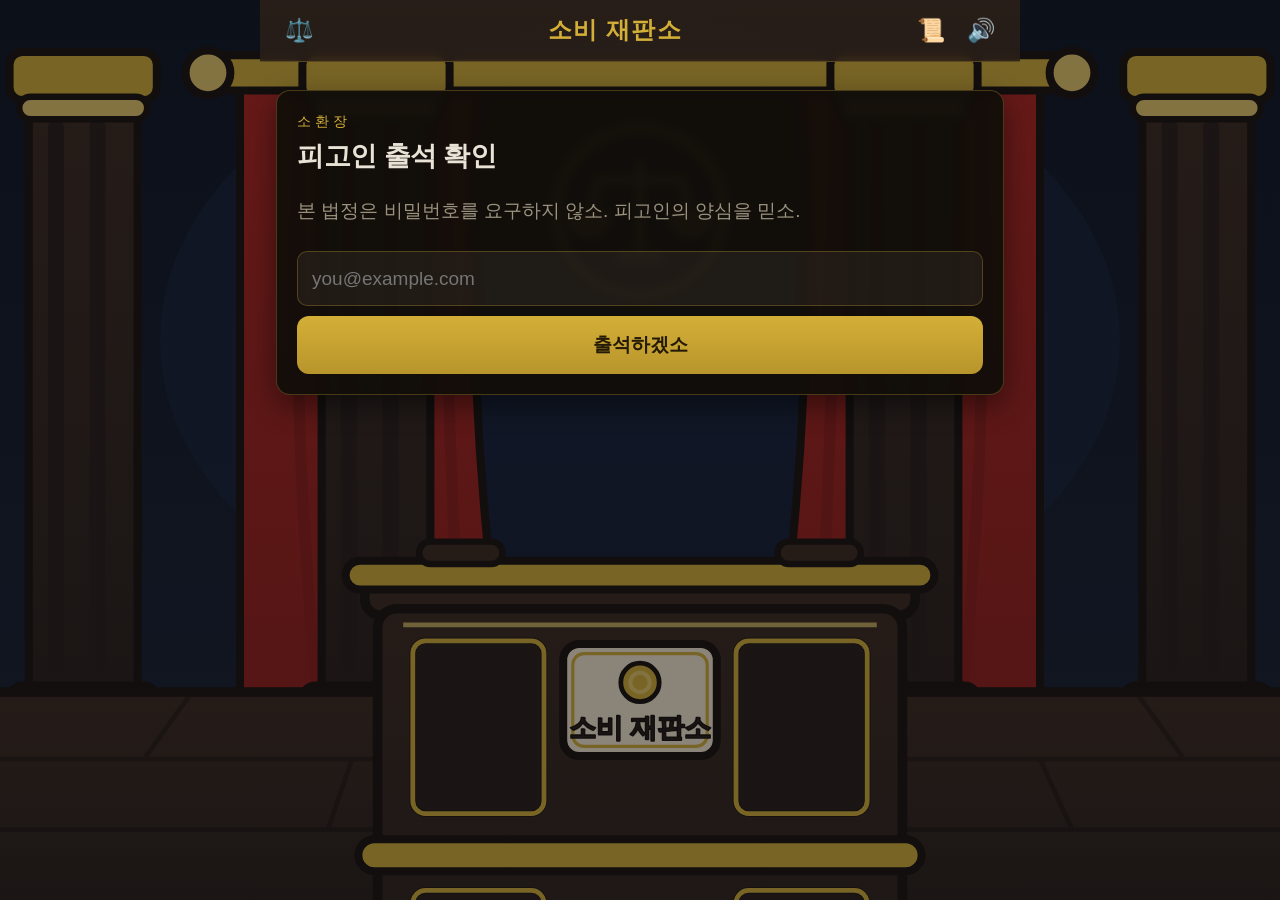
<file: static/index.html>
<!doctype html>
<html lang="ko">
<head>
  <meta charset="utf-8" />
  <meta name="viewport" content="width=device-width, initial-scale=1, viewport-fit=cover" />
  <title>소비 재판소</title>
  <link rel="icon" href="/static/favicon.svg" type="image/svg+xml" />
  <link rel="icon" href="/static/favicon.png" sizes="32x32" type="image/png" />
  <link rel="apple-touch-icon" href="/static/apple-touch-icon.png" />
  <link rel="stylesheet" href="/static/style.css" />
</head>
<body>
  <!-- 헤더 문패 -->
  <header class="topbar">
    <button class="icon-btn" id="btn-home" title="처음으로" aria-label="처음으로">⚖️</button>
    <h1 class="brand">소비 재판소</h1>
    <div class="topbar-right">
      <button class="icon-btn" id="btn-records" title="전과 기록" aria-label="전과 기록">📜</button>
      <button class="icon-btn" id="btn-mute" title="음소거" aria-label="음소거" aria-pressed="false">🔊</button>
    </div>
  </header>

  <main class="stage">
    <!-- 1. 소환장 -->
    <section class="screen" data-screen="summon" hidden>
      <div class="card summons">
        <p class="eyebrow">소환장</p>
        <h2 class="serif">피고인 출석 확인</h2>
        <p class="muted">본 법정은 비밀번호를 요구하지 않소. 피고인의 양심을 믿소.</p>
        <form id="summon-form" autocomplete="off">
          <input type="email" id="summon-email" placeholder="you@example.com" inputmode="email" required />
          <button type="submit" class="btn-primary">출석하겠소</button>
        </form>
      </div>
    </section>

    <!-- 2. 기소 -->
    <section class="screen" data-screen="intake" hidden>
      <div class="card">
        <p class="eyebrow">기소</p>
        <h2 class="serif">증거를 제출하시오</h2>
        <p class="muted">결제내역 캡처·영수증·가격이 보이는 제품 사진 중 한 장.</p>

        <label class="upload-drop" id="upload-drop">
          <input type="file" id="intake-file" accept="image/*" hidden />
          <span class="upload-icon">📷</span>
          <span class="upload-text">증거를 제출하시오</span>
          <span class="muted small">사진 한 장 (자동으로 크기를 줄여 올리오)</span>
        </label>
        <img class="upload-preview" id="upload-preview" alt="증거 미리보기" hidden />
        <button type="button" class="btn-remove" id="btn-remove-photo" hidden>✕ 사진 제거</button>

        <p class="muted small notice" id="intake-notice" hidden></p>

        <button class="btn-primary" id="btn-submit-evidence" disabled>증거 제출</button>
        <button class="btn-ghost" id="btn-manual-entry">자수하겠소 (직접 입력)</button>
      </div>
    </section>

    <!-- 3. 조서 확인 -->
    <section class="screen" data-screen="dossier" hidden>
      <article class="paper dossier-paper">
        <p class="eyebrow dark">사건 조서</p>
        <h2 class="serif">이 물건이 맞소?</h2>

        <!-- 증거물 썸네일 (모바일 상단) -->
        <div class="dossier-evidence">
          <img id="dossier-thumb" alt="증거물" hidden />
          <div class="accuse-stamp" id="accuse-stamp" hidden></div>
          <div id="dossier-thumb-emoji" class="thumb-emoji" hidden></div>
        </div>

        <!-- 결제내역 여러 건일 때 선택 UI -->
        <div id="candidate-picker" hidden></div>

        <form id="dossier-form" class="dossier-form">
          <label>품목명<input type="text" id="d-itemName" maxlength="15" /></label>
          <label>금액(원)
            <input type="text" id="d-price" inputmode="numeric" autocomplete="off" />
          </label>
          <label>산 날 (선택)<input type="date" id="d-boughtAt" /></label>
          <label>가맹점<input type="text" id="d-merchant" maxlength="40" /></label>
          <label>분류
            <select id="d-category"></select>
          </label>
          <label>사용 현황
            <select id="d-usage">
              <option value="often">잘 쓰고 있습니다</option>
              <option value="rare">가끔 씁니다</option>
              <option value="unopened">산 뒤로 손도 안 댔습니다</option>
              <option value="">모르겠소</option>
            </select>
          </label>
          <label>한 줄 사연 (선택)<input type="text" id="d-story" maxlength="60" placeholder="예: 할인해서" /></label>
        </form>
      </article>
      <button class="btn-primary" id="btn-open-trial">기소를 확정하오</button>
      <button class="btn-ghost" id="btn-retry-intake">증거를 다시 제출하겠소</button>
    </section>

    <!-- 4. 법정(심문) -->
    <section class="screen" data-screen="courtroom" hidden>
      <div class="courtroom-top">
        <img class="judge" id="judge-img" src="/static/assets/judge.svg" alt="판사" />
        <figure class="evidence-frame">
          <img id="evidence-img" alt="증거물 제1호" />
          <figcaption>증거물 제1호</figcaption>
        </figure>
      </div>

      <!-- 심증 게이지 -->
      <div class="gauge-wrap">
        <div class="gauge-track"><div class="gauge-fill" id="gauge-fill" style="width:15%"></div></div>
        <p class="gauge-label" id="gauge-label">심증이 굳어가고 있소…</p>
        <p class="gauge-suspect muted small" id="gauge-suspect" hidden></p>
      </div>

      <div class="card question-card">
        <!-- 판사 말풍선 -->
        <p class="judge-bubble serif" id="judge-bubble"></p>

        <!-- 개정 선언 후 시작 버튼 -->
        <button class="btn-primary" id="btn-begin-trial" hidden>심문을 받겠소</button>

        <!-- 질문 진행 영역 -->
        <div id="question-area" hidden>
          <div class="choices" id="choice-list"></div>
          <p class="reaction muted small" id="judge-reaction" hidden></p>
          <p class="progress muted small" id="trial-progress"></p>
        </div>
      </div>
    </section>

    <!-- 4b. 최후 변론 -->
    <section class="screen" data-screen="plea" hidden>
      <div class="card">
        <p class="eyebrow">최후 변론</p>
        <h2 class="serif">피고인, 할 말이 있소?</h2>
        <p class="muted small">정상참작을 원하면 사정을 적으시오. 판결문에 인용되오.</p>
        <textarea id="plea-text" maxlength="200" rows="4" placeholder="예: 월급날이었단 말입니다"></textarea>
        <p class="counter muted small"><span id="plea-count">0</span> / 200</p>
        <button class="btn-primary" id="btn-plea-done">변론을 마치오</button>
        <button class="btn-ghost" id="btn-plea-skip">할 말 없소</button>
      </div>
    </section>

    <!-- 5. 판결 -->
    <section class="screen" data-screen="verdict" hidden>
      <button class="btn-skip" id="btn-skip-verdict" hidden>연출 건너뛰기 »</button>

      <!-- ① 의사봉 쿵쿵쿵 → ② 도장 쾅 -->
      <div class="verdict-stage">
        <img class="gavel-knock" id="verdict-gavel" src="/static/assets/gavel.svg" alt="" hidden />
        <img class="stamp" id="verdict-stamp" alt="판결 도장" hidden />
        <p class="verdict-label serif" id="verdict-label" hidden></p>
      </div>

      <!-- ③ 유형 카드 (판결문보다 먼저) (axisCode 표기 제거, 한글명 한 줄) -->
      <div class="type-card reveal" id="type-card" hidden>
        <div class="type-frame">
          <div class="type-emoji" id="type-emoji"></div>
          <img class="type-img" id="type-img" alt="" hidden />
          <div class="type-name serif" id="type-name"></div>
        </div>
        <p class="muted small type-source">유형 분류: 소비 MBTI 16 (MPiA · blog.naver.com/ezpbill)</p>
      </div>

      <!-- ④ 판결문 양피지 — 라벨 섹션 조립 -->
      <article class="paper verdict-doc reveal" id="verdict-paper" hidden>
        <h2 class="serif">판결문</h2>

        <section class="vsec">
          <p class="vlabel">피고인</p>
          <p class="vval" id="v-defendant"></p>
        </section>

        <section class="vsec vsec-crime">
          <p class="vlabel">죄명</p>
          <p class="vval crime-headline serif" id="v-crime"></p>
        </section>

        <section class="vsec">
          <p class="vlabel">주요 증거</p>
          <ul class="vval evidence-list" id="v-evidence"></ul>
        </section>

        <section class="vsec">
          <p class="vlabel">재판부 판단</p>
          <p class="vval" id="v-reasoning"></p>
        </section>

        <section class="vsec">
          <p class="vlabel">최종 판결</p>
          <p class="vval"><strong class="guilt-emph" id="v-guilt"></strong> — <span id="v-sentence"></span></p>
        </section>

        <section class="vsec">
          <p class="vlabel">최종 소비 유형</p>
          <p class="vval" id="v-typename"></p>
        </section>
      </article>

      <!-- ⑤ 회당 단가 딱지 (있을 때만) -->
      <div class="cost-strip reveal" id="cost-strip" hidden>
        <span class="cost-tag" id="cost-tag"></span>
      </div>

      <div class="verdict-actions reveal" id="verdict-actions" hidden>
        <button class="btn-primary" id="btn-to-records">전과 기록 보기</button>
        <button class="btn-ghost" id="btn-new-trial">다른 건도 자수하겠소</button>
      </div>
    </section>

    <!-- 6. 전과 기록 -->
    <section class="screen" data-screen="records" hidden>
      <div class="card">
        <p class="eyebrow">전과 기록</p>
        <h2 class="serif">피고인의 소비 이력</h2>
        <p class="muted small records-summary" id="records-summary"></p>
        <ul class="record-list" id="record-list"></ul>
        <div class="records-empty-box" id="records-empty" hidden>
          <p class="muted">전과가 없소. 아직은.</p>
          <button class="btn-primary" id="btn-records-empty-go">자수하러 가기</button>
        </div>
      </div>
      <button class="btn-ghost" id="btn-records-new">새 재판을 여시오</button>
      <button class="btn-ghost" id="btn-logout">퇴정하겠소</button>
    </section>
  </main>

  <!-- 전과 상세 모달 -->
  <div class="modal" id="record-modal" hidden>
    <div class="modal-backdrop" id="modal-backdrop"></div>
    <div class="modal-sheet" role="dialog" aria-modal="true">
      <button class="modal-close" id="modal-close" aria-label="닫기">✕</button>
      <div class="modal-stamp-row">
        <img class="modal-stamp" id="modal-stamp" alt="" />
        <div>
          <div class="modal-item serif" id="modal-item"></div>
          <div class="muted small" id="modal-meta"></div>
        </div>
      </div>
      <div class="type-frame modal-type-frame">
        <div class="type-emoji" id="modal-type-emoji"></div>
        <img class="type-img" id="modal-type-img" alt="" hidden />
        <div class="type-name serif" id="modal-type-name"></div>
      </div>
      <div class="modal-type" id="modal-type" hidden></div>
      <article class="paper modal-paper"><div id="modal-verdict-text"></div></article>
      <div class="sentence-box"><p class="sentence-text" id="modal-sentence"></p></div>
      <p class="modal-plea muted small" id="modal-plea" hidden></p>

      <!-- 심문 기록 (접이식) -->
      <details class="interrogation" id="modal-interrogation" hidden>
        <summary id="modal-interrogation-summary">심문 기록</summary>
        <ol class="qa-list" id="modal-qa-list"></ol>
      </details>
    </div>
  </div>

  <!-- 로딩 오버레이 -->
  <div class="overlay" id="overlay" hidden>
    <div class="overlay-inner">
      <img class="gavel-spin" src="/static/assets/gavel.svg" alt="" />
      <p id="overlay-text">잠시 기다리시오…</p>
    </div>
  </div>

  <!-- 토스트 -->
  <div class="toast" id="toast" role="alert" hidden></div>

  <script src="/static/app.js"></script>
</body>
</html>
</file>
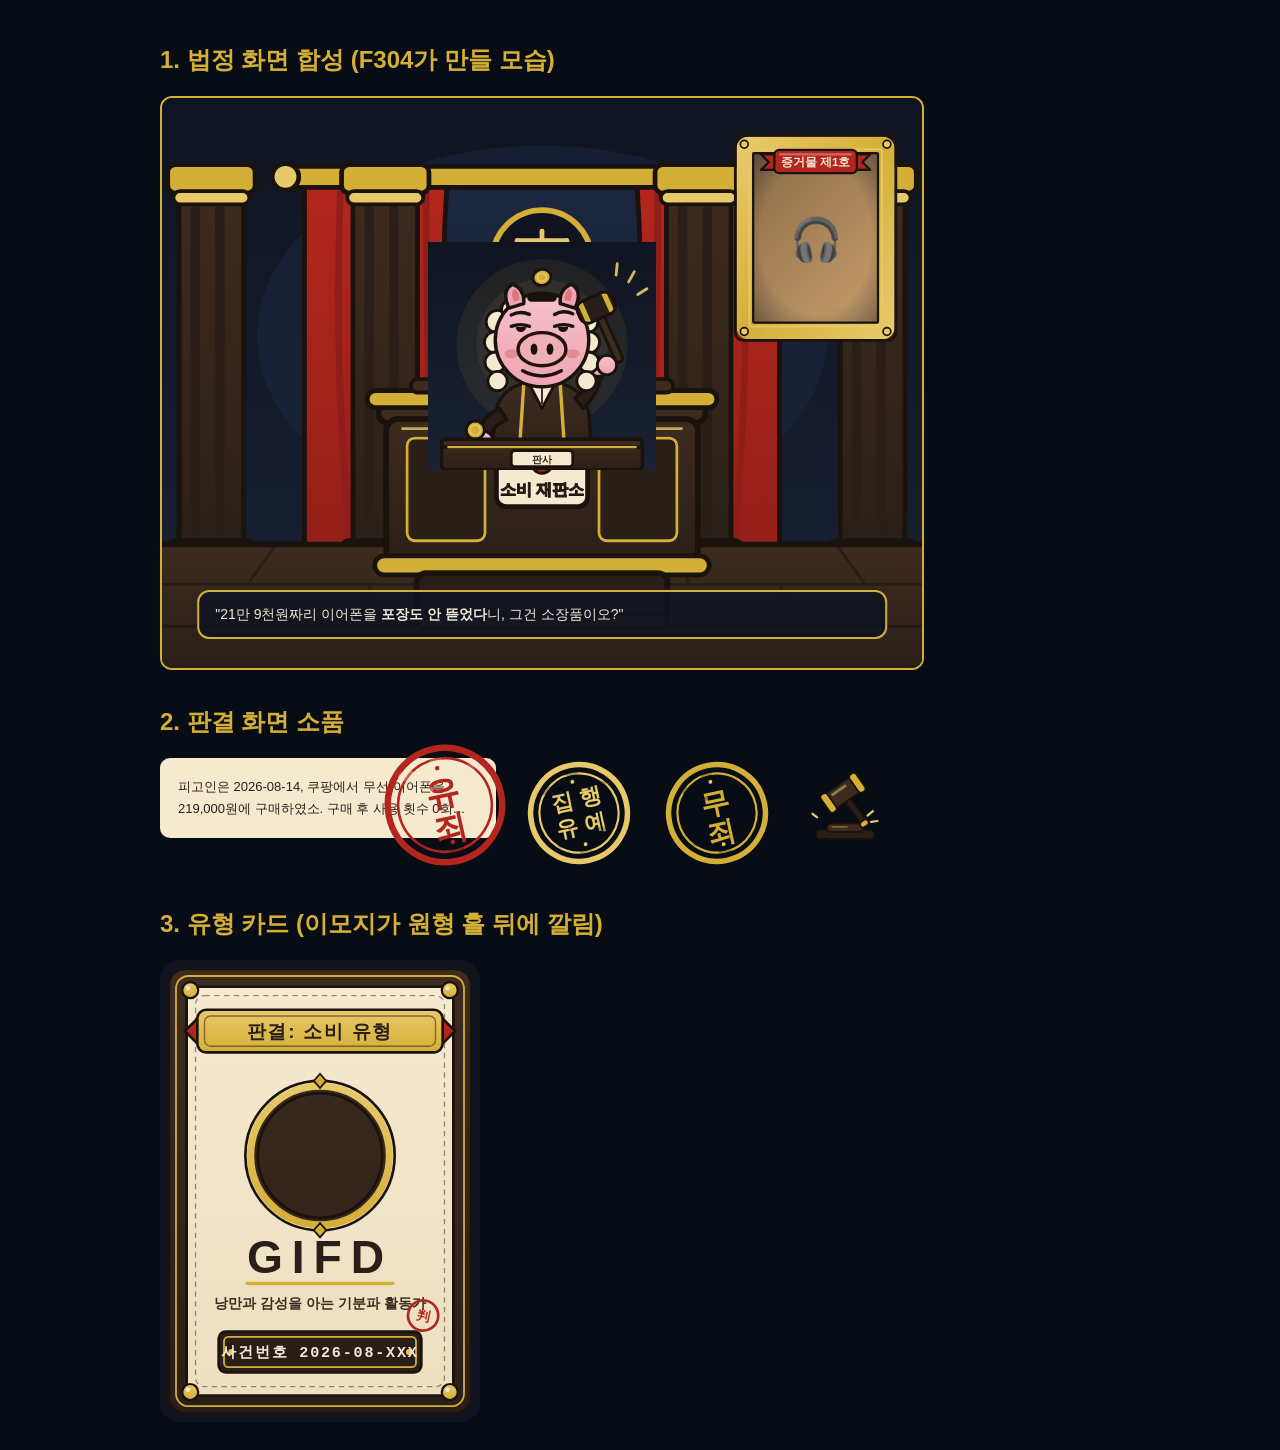
<file: assets/final-preview.html>
<!doctype html><meta charset=utf-8><title>소비 재판소 — 최종 아트 합성 프리뷰</title>
<body style="margin:0;background:#080c14;color:#f2ead8;font-family:'Apple SD Gothic Neo',sans-serif">
<div style="max-width:960px;margin:0 auto;padding:24px">
<h2 style="color:#d4af37">1. 법정 화면 합성 (F304가 만들 모습)</h2>
<div style="position:relative;width:100%;max-width:760px;aspect-ratio:800/600;border-radius:12px;overflow:hidden;border:2px solid #d4af37">
  <div style="position:absolute;inset:0"><svg viewBox="0 0 800 600" xmlns="http://www.w3.org/2000/svg" role="img" aria-label="소비 재판소 법정 배경 A안">
  <defs>
    <linearGradient id="wallGrad" x1="0" y1="0" x2="0" y2="1">
      <stop offset="0" stop-color="#0f1420"/>
      <stop offset="1" stop-color="#1a2233"/>
    </linearGradient>
    <linearGradient id="curtainRed" x1="0" y1="0" x2="0" y2="1">
      <stop offset="0" stop-color="#b3261e"/>
      <stop offset="1" stop-color="#8f1e18"/>
    </linearGradient>
    <linearGradient id="curtainNavy" x1="0" y1="0" x2="0" y2="1">
      <stop offset="0" stop-color="#1c2740"/>
      <stop offset="1" stop-color="#141c30"/>
    </linearGradient>
    <linearGradient id="woodFront" x1="0" y1="0" x2="0" y2="1">
      <stop offset="0" stop-color="#3d2b1f"/>
      <stop offset="1" stop-color="#2a1f18"/>
    </linearGradient>
    <linearGradient id="floorGrad" x1="0" y1="0" x2="0" y2="1">
      <stop offset="0" stop-color="#3d2b1f"/>
      <stop offset="1" stop-color="#2a1f18"/>
    </linearGradient>
    <!-- one curtain panel, reused mirrored -->
    <g id="curtainPanel">
      <path d="M0,0 h150 q-10,150 6,300 q8,80 24,150 L0,450 Z" fill="url(#curtainRed)" stroke="#1a120c" stroke-width="5" stroke-linejoin="round"/>
      <path d="M38,4 q-6,160 4,300 q4,70 12,138" fill="none" stroke="#8f1e18" stroke-width="7" stroke-linecap="round"/>
      <path d="M86,4 q-4,170 4,310 q3,60 10,128" fill="none" stroke="#8f1e18" stroke-width="7" stroke-linecap="round"/>
      <path d="M128,4 q0,180 8,320 q3,55 12,118" fill="none" stroke="#8f1e18" stroke-width="7" stroke-linecap="round"/>
      <!-- gold tieback -->
      <path d="M96,330 q40,26 80,20 l-6,34 q-44,8 -86,-24 Z" fill="#d4af37" stroke="#1a120c" stroke-width="5" stroke-linejoin="round"/>
    </g>
    <!-- one column, reused -->
    <g id="column">
      <rect x="-34" y="96" width="68" height="380" rx="8" fill="url(#woodFront)" stroke="#1a120c" stroke-width="5"/>
      <rect x="-22" y="112" width="10" height="348" rx="5" fill="#2a1f18" stroke="none"/>
      <rect x="4" y="112" width="10" height="348" rx="5" fill="#2a1f18" stroke="none"/>
      <rect x="-46" y="70" width="92" height="30" rx="8" fill="#d4af37" stroke="#1a120c" stroke-width="5"/>
      <rect x="-40" y="98" width="80" height="14" rx="7" fill="#e8c96a" stroke="#1a120c" stroke-width="4"/>
      <rect x="-46" y="466" width="92" height="26" rx="8" fill="#d4af37" stroke="#1a120c" stroke-width="5"/>
    </g>
  </defs>

  <!-- back wall -->
  <rect x="0" y="0" width="800" height="600" fill="url(#wallGrad)"/>

  <!-- soft glow behind bench center -->
  <ellipse cx="400" cy="250" rx="300" ry="200" fill="#1c2740" opacity="0.55"/>

  <!-- navy under-curtain (full backdrop between columns) -->
  <rect x="150" y="86" width="500" height="380" fill="url(#curtainNavy)" stroke="#1a120c" stroke-width="5"/>
  <!-- red curtains, parted to center -->
  <use href="#curtainPanel" x="150" y="90"/>
  <use href="#curtainPanel" x="-150" y="90" transform="scale(-1,1) translate(-500,0)"/>
  <!-- curtain rod -->
  <rect x="130" y="72" width="540" height="22" rx="11" fill="#d4af37" stroke="#1a120c" stroke-width="5"/>
  <circle cx="130" cy="83" r="14" fill="#e8c96a" stroke="#1a120c" stroke-width="5"/>
  <circle cx="670" cy="83" r="14" fill="#e8c96a" stroke="#1a120c" stroke-width="5"/>

  <!-- scales emblem (simple, high on the navy backdrop) -->
  <g stroke="#1a120c" stroke-width="4" stroke-linejoin="round">
    <circle cx="400" cy="170" r="52" fill="#0f1420"/>
    <circle cx="400" cy="170" r="52" fill="none" stroke="#d4af37" stroke-width="6"/>
    <g stroke="#e8c96a" stroke-width="5" fill="none" stroke-linecap="round">
      <line x1="400" y1="140" x2="400" y2="196"/>
      <line x1="374" y1="150" x2="426" y2="150"/>
      <line x1="374" y1="150" x2="368" y2="172"/>
      <line x1="426" y1="150" x2="432" y2="172"/>
      <path d="M356,172 h24 a12,12 0 0 1 -24,0 Z" fill="#e8c96a" stroke-width="4"/>
      <path d="M420,172 h24 a12,12 0 0 1 -24,0 Z" fill="#e8c96a" stroke-width="4"/>
      <line x1="388" y1="198" x2="412" y2="198"/>
    </g>
  </g>

  <!-- side columns (visible in mobile 400px center crop) -->
  <use href="#column" x="235" y="0"/>
  <use href="#column" x="565" y="0"/>
  <!-- outer columns for desktop width -->
  <use href="#column" x="52" y="0"/>
  <use href="#column" x="748" y="0"/>

  <!-- floor -->
  <rect x="0" y="470" width="800" height="130" fill="url(#floorGrad)"/>
  <line x1="0" y1="470" x2="800" y2="470" stroke="#1a120c" stroke-width="6"/>
  <g stroke="#1a120c" stroke-width="3" opacity="0.5">
    <line x1="0" y1="512" x2="800" y2="512"/>
    <line x1="0" y1="556" x2="800" y2="556"/>
    <line x1="120" y1="470" x2="90" y2="512"/>
    <line x1="330" y1="470" x2="315" y2="512"/>
    <line x1="540" y1="470" x2="555" y2="512"/>
    <line x1="710" y1="470" x2="740" y2="512"/>
    <line x1="220" y1="512" x2="205" y2="556"/>
    <line x1="470" y1="512" x2="485" y2="556"/>
    <line x1="650" y1="512" x2="670" y2="556"/>
  </g>

  <!-- judge bench: upper tier (keep top edge simple for character) -->
  <g stroke="#1a120c" stroke-linejoin="round">
    <!-- bench top slab -->
    <rect x="228" y="316" width="344" height="26" rx="10" fill="#3d2b1f" stroke-width="6"/>
    <rect x="216" y="308" width="368" height="18" rx="9" fill="#d4af37" stroke-width="5"/>
    <!-- bench front body -->
    <rect x="236" y="338" width="328" height="150" rx="12" fill="url(#woodFront)" stroke-width="6"/>
    <!-- paneling -->
    <rect x="258" y="358" width="82" height="108" rx="8" fill="#2a1f18" stroke-width="4"/>
    <rect x="460" y="358" width="82" height="108" rx="8" fill="#2a1f18" stroke-width="4"/>
    <rect x="258" y="358" width="82" height="108" rx="8" fill="none" stroke="#d4af37" stroke-width="3"/>
    <rect x="460" y="358" width="82" height="108" rx="8" fill="none" stroke="#d4af37" stroke-width="3"/>
    <!-- center parchment plaque -->
    <rect x="352" y="360" width="96" height="70" rx="10" fill="#f5e9d0" stroke-width="5"/>
    <circle cx="400" cy="384" r="11" fill="#b3261e" stroke-width="3"/>
    <text x="400" y="418" text-anchor="middle" font-family="sans-serif" font-size="17" font-weight="700" fill="#2a1f18">소비 재판소</text>
    <!-- gold base molding -->
    <rect x="224" y="482" width="352" height="20" rx="10" fill="#d4af37" stroke-width="5"/>
    <!-- pedestal to floor -->
    <rect x="268" y="500" width="264" height="52" rx="10" fill="#2a1f18" stroke-width="6"/>
    <rect x="268" y="544" width="264" height="14" rx="7" fill="#3d2b1f" stroke-width="4"/>
  </g>

  <!-- gold trim line across bench front -->
  <line x1="252" y1="348" x2="548" y2="348" stroke="#e8c96a" stroke-width="3" opacity="0.8"/>

  <!-- gavel block accents on bench top, off-center to keep middle clear -->
  <g stroke="#1a120c" stroke-width="4" stroke-linejoin="round">
    <rect x="262" y="296" width="52" height="14" rx="7" fill="#3d2b1f"/>
    <rect x="486" y="296" width="52" height="14" rx="7" fill="#3d2b1f"/>
  </g>
</svg>
</div>
  <div style="position:absolute;left:50%;transform:translateX(-50%);bottom:34%;width:30%"><svg viewBox="0 0 400 400" xmlns="http://www.w3.org/2000/svg" role="img" aria-label="돼지저금통 판사">
  <defs>
    <linearGradient id="bgGrad" x1="0" y1="0" x2="0" y2="1">
      <stop offset="0" stop-color="#0f1420"/>
      <stop offset="1" stop-color="#1a2233"/>
    </linearGradient>
    <linearGradient id="robeGrad" x1="0" y1="0" x2="0" y2="1">
      <stop offset="0" stop-color="#3d2b1f"/>
      <stop offset="1" stop-color="#2a1f18"/>
    </linearGradient>
    <linearGradient id="benchGrad" x1="0" y1="0" x2="0" y2="1">
      <stop offset="0" stop-color="#3d2b1f"/>
      <stop offset="1" stop-color="#2a1f18"/>
    </linearGradient>
    <linearGradient id="pigGrad" x1="0" y1="0" x2="0" y2="1">
      <stop offset="0" stop-color="#f6c2cc"/>
      <stop offset="1" stop-color="#efa3b2"/>
    </linearGradient>
  </defs>

  <!-- 배경 -->
  <rect x="0" y="0" width="400" height="400" fill="url(#bgGrad)"/>
  <!-- 후광 원 -->
  <circle cx="200" cy="180" r="150" fill="#d4af37" opacity="0.08"/>
  <circle cx="200" cy="180" r="115" fill="#e8c96a" opacity="0.07"/>

  <!-- 땅땅 효과선 -->
  <g stroke="#e8c96a" stroke-width="5" stroke-linecap="round" opacity="0.9">
    <line x1="352" y1="70" x2="362" y2="52"/>
    <line x1="368" y1="92" x2="384" y2="82"/>
    <line x1="330" y1="58" x2="332" y2="38"/>
  </g>

  <!-- ===== 법복 (상체) ===== -->
  <path d="M110 400 L118 300 Q126 258 168 248 L232 248 Q274 258 282 300 L290 400 Z"
        fill="url(#robeGrad)" stroke="#1a120c" stroke-width="6" stroke-linejoin="round"/>
  <!-- 법복 골드 트림 -->
  <path d="M168 250 L158 400" stroke="#d4af37" stroke-width="6" fill="none"/>
  <path d="M232 250 L242 400" stroke="#d4af37" stroke-width="6" fill="none"/>

  <!-- 왼팔 (시청자 왼쪽, 벤치 위에 얹음) -->
  <path d="M126 292 Q92 306 88 344 L104 352 Q112 322 138 312 Z"
        fill="#2a1f18" stroke="#1a120c" stroke-width="6" stroke-linejoin="round"/>
  <!-- 왼손 발굽 + 동전 -->
  <circle cx="97" cy="349" r="17" fill="url(#pigGrad)" stroke="#1a120c" stroke-width="5"/>
  <circle cx="83" cy="330" r="16" fill="#d4af37" stroke="#1a120c" stroke-width="5"/>
  <circle cx="83" cy="330" r="9" fill="none" stroke="#e8c96a" stroke-width="3"/>

  <!-- 오른팔 (의사봉 든 팔) -->
  <path d="M272 292 Q300 268 306 226 L288 216 Q280 256 258 274 Z"
        fill="#2a1f18" stroke="#1a120c" stroke-width="6" stroke-linejoin="round"/>
  <!-- 오른손 발굽 (의사봉 손잡이 감쌈) -->
  <circle cx="299" cy="219" r="17" fill="url(#pigGrad)" stroke="#1a120c" stroke-width="5"/>

  <!-- ===== 자보(흰 목깃) ===== -->
  <path d="M178 250 L200 292 L222 250 Z" fill="#f5e9d0" stroke="#1a120c" stroke-width="5" stroke-linejoin="round"/>
  <line x1="200" y1="256" x2="200" y2="284" stroke="#1a120c" stroke-width="3"/>

  <!-- ===== 가발 (양쪽 컬) ===== -->
  <g fill="#f5e9d0" stroke="#1a120c" stroke-width="5">
    <!-- 왼쪽 컬 기둥 -->
    <circle cx="122" cy="140" r="20"/>
    <circle cx="118" cy="176" r="19"/>
    <circle cx="118" cy="211" r="18"/>
    <circle cx="122" cy="244" r="17"/>
    <!-- 오른쪽 컬 기둥 -->
    <circle cx="278" cy="140" r="20"/>
    <circle cx="282" cy="176" r="19"/>
    <circle cx="282" cy="211" r="18"/>
    <circle cx="278" cy="244" r="17"/>
    <!-- 이마 위 밴드 컬 -->
    <circle cx="146" cy="118" r="17"/>
    <circle cx="254" cy="118" r="17"/>
  </g>

  <!-- ===== 돼지 머리 ===== -->
  <circle cx="200" cy="172" r="82" fill="url(#pigGrad)" stroke="#1a120c" stroke-width="6"/>

  <!-- 귀 -->
  <path d="M142 116 Q128 86 148 74 Q170 82 168 108 Z" fill="#efa3b2" stroke="#1a120c" stroke-width="6" stroke-linejoin="round"/>
  <path d="M258 116 Q272 86 252 74 Q230 82 232 108 Z" fill="#efa3b2" stroke="#1a120c" stroke-width="6" stroke-linejoin="round"/>
  <path d="M150 104 Q144 88 152 82 Q162 88 160 102 Z" fill="#b3261e" opacity="0.35"/>
  <path d="M250 104 Q256 88 248 82 Q238 88 240 102 Z" fill="#b3261e" opacity="0.35"/>

  <!-- 정수리 동전 투입구 -->
  <rect x="176" y="92" width="48" height="11" rx="5.5" fill="#1a120c"/>
  <rect x="176" y="92" width="48" height="11" rx="5.5" fill="none" stroke="#1a120c" stroke-width="4"/>
  <!-- 투입구로 떨어지는 동전 -->
  <g transform="rotate(-14 200 62)">
    <ellipse cx="200" cy="62" rx="16" ry="14" fill="#d4af37" stroke="#1a120c" stroke-width="5"/>
    <ellipse cx="200" cy="62" rx="8" ry="7" fill="none" stroke="#e8c96a" stroke-width="3"/>
  </g>

  <!-- 눈: 뻔뻔한 반쯤 감은 눈 -->
  <g stroke="#1a120c" stroke-linecap="round" fill="none">
    <!-- 눈꺼풀 라인 -->
    <path d="M146 148 Q162 142 178 148" stroke-width="6"/>
    <path d="M222 148 Q238 142 254 148" stroke-width="6"/>
  </g>
  <!-- 동공 (반쯤 가려진) -->
  <path d="M154 149 A9 9 0 0 0 172 149 Z" fill="#1a120c"/>
  <path d="M228 149 A9 9 0 0 0 246 149 Z" fill="#1a120c"/>
  <!-- 치켜올린 눈썹 -->
  <path d="M146 128 Q162 120 178 127" stroke="#1a120c" stroke-width="6" stroke-linecap="round" fill="none"/>
  <path d="M222 127 Q238 118 254 126" stroke="#1a120c" stroke-width="6" stroke-linecap="round" fill="none"/>

  <!-- 코 (주둥이) -->
  <ellipse cx="200" cy="188" rx="42" ry="29" fill="#f6c2cc" stroke="#1a120c" stroke-width="6"/>
  <ellipse cx="200" cy="188" rx="42" ry="29" fill="#b3261e" opacity="0.12"/>
  <ellipse cx="186" cy="188" rx="6" ry="10" fill="#1a120c"/>
  <ellipse cx="214" cy="188" rx="6" ry="10" fill="#1a120c"/>

  <!-- 뻔뻔한 미소 -->
  <path d="M166 226 Q200 244 234 226" stroke="#1a120c" stroke-width="6" stroke-linecap="round" fill="none"/>
  <!-- 볼터치 -->
  <ellipse cx="146" cy="196" rx="12" ry="8" fill="#b3261e" opacity="0.25"/>
  <ellipse cx="254" cy="196" rx="12" ry="8" fill="#b3261e" opacity="0.25"/>

  <!-- ===== 의사봉 (머리 앞에 렌더링) ===== -->
  <g transform="translate(14 -6) rotate(-24 305 175)">
    <!-- 손잡이 -->
    <rect x="298" y="130" width="14" height="90" rx="7" fill="#3d2b1f" stroke="#1a120c" stroke-width="5"/>
    <!-- 헤드 -->
    <rect x="272" y="96" width="66" height="40" rx="14" fill="#2a1f18" stroke="#1a120c" stroke-width="5"/>
    <!-- 골드 밴드 -->
    <rect x="278" y="96" width="9" height="40" fill="#d4af37"/>
    <rect x="323" y="96" width="9" height="40" fill="#d4af37"/>
    <rect x="272" y="96" width="66" height="40" rx="14" fill="none" stroke="#1a120c" stroke-width="5"/>
  </g>
  <!-- 오른손 발굽이 손잡이를 감쌈 -->
  <circle cx="314" cy="216" r="17" fill="url(#pigGrad)" stroke="#1a120c" stroke-width="5"/>

  <!-- ===== 판사석 벤치 ===== -->
  <rect x="24" y="352" width="352" height="48" rx="8" fill="url(#benchGrad)" stroke="#1a120c" stroke-width="6"/>
  <rect x="24" y="346" width="352" height="14" rx="7" fill="#3d2b1f" stroke="#1a120c" stroke-width="6"/>
  <line x1="34" y1="360" x2="366" y2="360" stroke="#d4af37" stroke-width="4"/>
  <!-- 명패 -->
  <rect x="146" y="366" width="108" height="28" rx="6" fill="#f5e9d0" stroke="#1a120c" stroke-width="5"/>
  <text x="200" y="387" text-anchor="middle" font-family="'Apple SD Gothic Neo','Noto Sans KR',sans-serif" font-size="17" font-weight="700" fill="#2a1f18">판사</text>
</svg>
</div>
  <div style="position:absolute;right:3%;top:6%;width:22%">
    <div style="position:absolute;inset:9%;background:linear-gradient(135deg,#8a6a48,#c9a06a);border-radius:4px;display:flex;align-items:center;justify-content:center;font-size:42px">🎧</div>
    <div style="position:relative"><svg viewBox="0 0 300 380" xmlns="http://www.w3.org/2000/svg" role="img" aria-label="증거물 제1호 액자">
  <defs>
    <radialGradient id="vignette-ev1" cx="0.5" cy="0.5" r="0.72">
      <stop offset="0" stop-color="#0f1420" stop-opacity="0"/>
      <stop offset="0.62" stop-color="#0f1420" stop-opacity="0"/>
      <stop offset="1" stop-color="#0f1420" stop-opacity="0.45"/>
    </radialGradient>
    <linearGradient id="frame-sheen-ev1" x1="0" y1="0" x2="1" y2="1">
      <stop offset="0" stop-color="#e8c96a"/>
      <stop offset="0.5" stop-color="#d4af37"/>
      <stop offset="1" stop-color="#e8c96a"/>
    </linearGradient>
  </defs>

  <!-- 내부 비네트 (가운데는 투명, 사진이 뒤에 깔림) -->
  <rect x="38" y="38" width="224" height="304" fill="url(#vignette-ev1)"/>

  <!-- 골드 프레임 밴드 (두꺼운 스트로크 = 내부 투명 유지) -->
  <rect x="22" y="22" width="256" height="336" rx="8" fill="none" stroke="url(#frame-sheen-ev1)" stroke-width="28"/>
  <!-- 프레임 외곽선 -->
  <rect x="6" y="6" width="288" height="368" rx="14" fill="none" stroke="#1a120c" stroke-width="5"/>
  <!-- 프레임 안쪽 라인 -->
  <rect x="38" y="38" width="224" height="304" rx="3" fill="none" stroke="#1a120c" stroke-width="4"/>
  <rect x="31" y="31" width="238" height="318" rx="5" fill="none" stroke="#e8c96a" stroke-width="3"/>

  <!-- 코너 장식 -->
  <circle cx="22" cy="22" r="7" fill="#e8c96a" stroke="#1a120c" stroke-width="3"/>
  <circle cx="278" cy="22" r="7" fill="#e8c96a" stroke="#1a120c" stroke-width="3"/>
  <circle cx="22" cy="358" r="7" fill="#e8c96a" stroke="#1a120c" stroke-width="3"/>
  <circle cx="278" cy="358" r="7" fill="#e8c96a" stroke="#1a120c" stroke-width="3"/>

  <!-- 상단 리본 -->
  <g>
    <polygon points="52,40 86,40 86,68 52,68 66,54" fill="#b3261e" stroke="#1a120c" stroke-width="4" stroke-linejoin="round"/>
    <polygon points="248,40 214,40 214,68 248,68 234,54" fill="#b3261e" stroke="#1a120c" stroke-width="4" stroke-linejoin="round"/>
    <rect x="76" y="32" width="148" height="42" rx="9" fill="#b3261e" stroke="#1a120c" stroke-width="4"/>
    <rect x="84" y="38" width="132" height="4" rx="2" fill="#f2ead8" opacity="0.35"/>
    <text x="150" y="55" text-anchor="middle" dominant-baseline="middle"
          font-family="'Noto Sans KR','Apple SD Gothic Neo','Malgun Gothic',sans-serif"
          font-size="21" font-weight="800" fill="#f2ead8">증거물 제1호</text>
  </g>
</svg>
</div>
  </div>
  <div style="position:absolute;left:50%;transform:translateX(-50%);bottom:5%;width:86%;background:rgba(15,20,32,.88);border:2px solid #d4af37;border-radius:12px;padding:12px 16px">
    <div style="font-size:14px;line-height:1.5">"21만 9천원짜리 이어폰을 <b>포장도 안 뜯었다</b>니, 그건 소장품이오?"</div>
  </div>
</div>
<h2 style="color:#d4af37;margin-top:36px">2. 판결 화면 소품</h2>
<div style="display:flex;gap:28px;flex-wrap:wrap;align-items:flex-start">
  <div style="width:300px;position:relative;background:#f5e9d0;border-radius:10px;padding:18px">
    <div style="color:#2a1f18;font-size:13px;line-height:1.7">피고인은 2026-08-14, 쿠팡에서 무선 이어폰을 219,000원에 구매하였소. 구매 후 사용 횟수 0회…</div>
    <div style="position:absolute;right:-14px;top:-18px;width:130px"><svg viewBox="0 0 200 200" xmlns="http://www.w3.org/2000/svg" role="img" aria-label="유죄 도장">
  <defs>
    <mask id="grunge-guilty" maskUnits="userSpaceOnUse" x="0" y="0" width="200" height="200">
      <rect x="0" y="0" width="200" height="200" fill="#ffffff"/>
      <ellipse cx="52" cy="44" rx="14" ry="8" fill="#000000" opacity="0.30"/>
      <ellipse cx="148" cy="60" rx="9" ry="14" fill="#000000" opacity="0.24"/>
      <ellipse cx="66" cy="150" rx="16" ry="7" fill="#000000" opacity="0.28"/>
      <ellipse cx="132" cy="142" rx="8" ry="12" fill="#000000" opacity="0.34"/>
      <ellipse cx="100" cy="30" rx="10" ry="5" fill="#000000" opacity="0.22"/>
      <ellipse cx="40" cy="100" rx="6" ry="10" fill="#000000" opacity="0.26"/>
      <ellipse cx="162" cy="104" rx="7" ry="9" fill="#000000" opacity="0.30"/>
      <ellipse cx="104" cy="170" rx="12" ry="5" fill="#000000" opacity="0.24"/>
      <circle cx="84" cy="72" r="4" fill="#000000" opacity="0.35"/>
      <circle cx="120" cy="98" r="3" fill="#000000" opacity="0.30"/>
      <circle cx="76" cy="122" r="3.5" fill="#000000" opacity="0.28"/>
      <circle cx="126" cy="58" r="2.5" fill="#000000" opacity="0.32"/>
      <circle cx="58" cy="86" r="2.5" fill="#000000" opacity="0.26"/>
      <circle cx="142" cy="122" r="3" fill="#000000" opacity="0.28"/>
    </mask>
  </defs>
  <g transform="rotate(-12 100 100)" mask="url(#grunge-guilty)">
    <circle cx="100" cy="100" r="88" fill="none" stroke="#b3261e" stroke-width="10"/>
    <circle cx="100" cy="100" r="72" fill="none" stroke="#b3261e" stroke-width="4"/>
    <circle cx="100" cy="42" r="3.5" fill="#b3261e"/>
    <circle cx="100" cy="158" r="3.5" fill="#b3261e"/>
    <text x="100" y="86" text-anchor="middle" dominant-baseline="middle"
          font-family="'Noto Sans KR','Apple SD Gothic Neo','Malgun Gothic',sans-serif"
          font-size="52" font-weight="900" fill="#b3261e">유</text>
    <text x="100" y="140" text-anchor="middle" dominant-baseline="middle"
          font-family="'Noto Sans KR','Apple SD Gothic Neo','Malgun Gothic',sans-serif"
          font-size="52" font-weight="900" fill="#b3261e">죄</text>
  </g>
</svg>
</div>
  </div>
  <div style="width:110px"><svg viewBox="0 0 200 200" xmlns="http://www.w3.org/2000/svg" role="img" aria-label="집행유예 도장">
  <defs>
    <mask id="grunge-probation" maskUnits="userSpaceOnUse" x="0" y="0" width="200" height="200">
      <rect x="0" y="0" width="200" height="200" fill="#ffffff"/>
      <ellipse cx="50" cy="48" rx="13" ry="7" fill="#000000" opacity="0.28"/>
      <ellipse cx="152" cy="64" rx="8" ry="13" fill="#000000" opacity="0.26"/>
      <ellipse cx="64" cy="150" rx="15" ry="7" fill="#000000" opacity="0.30"/>
      <ellipse cx="134" cy="144" rx="9" ry="12" fill="#000000" opacity="0.24"/>
      <ellipse cx="102" cy="28" rx="11" ry="5" fill="#000000" opacity="0.24"/>
      <ellipse cx="38" cy="98" rx="6" ry="11" fill="#000000" opacity="0.26"/>
      <ellipse cx="162" cy="108" rx="6" ry="9" fill="#000000" opacity="0.28"/>
      <ellipse cx="98" cy="172" rx="12" ry="5" fill="#000000" opacity="0.22"/>
      <circle cx="82" cy="74" r="4" fill="#000000" opacity="0.30"/>
      <circle cx="122" cy="96" r="3" fill="#000000" opacity="0.28"/>
      <circle cx="78" cy="124" r="3.5" fill="#000000" opacity="0.32"/>
      <circle cx="124" cy="60" r="2.5" fill="#000000" opacity="0.26"/>
      <circle cx="56" cy="88" r="2.5" fill="#000000" opacity="0.24"/>
      <circle cx="144" cy="124" r="3" fill="#000000" opacity="0.28"/>
    </mask>
  </defs>
  <g transform="rotate(-12 100 100)" mask="url(#grunge-probation)">
    <circle cx="100" cy="100" r="88" fill="none" stroke="#e8c96a" stroke-width="10"/>
    <circle cx="100" cy="100" r="72" fill="none" stroke="#e8c96a" stroke-width="4"/>
    <circle cx="100" cy="42" r="3.5" fill="#e8c96a"/>
    <circle cx="100" cy="158" r="3.5" fill="#e8c96a"/>
    <text x="74" y="78" text-anchor="middle" dominant-baseline="middle"
          font-family="'Noto Sans KR','Apple SD Gothic Neo','Malgun Gothic',sans-serif"
          font-size="40" font-weight="900" fill="#e8c96a">집</text>
    <text x="126" y="78" text-anchor="middle" dominant-baseline="middle"
          font-family="'Noto Sans KR','Apple SD Gothic Neo','Malgun Gothic',sans-serif"
          font-size="40" font-weight="900" fill="#e8c96a">행</text>
    <text x="74" y="126" text-anchor="middle" dominant-baseline="middle"
          font-family="'Noto Sans KR','Apple SD Gothic Neo','Malgun Gothic',sans-serif"
          font-size="40" font-weight="900" fill="#e8c96a">유</text>
    <text x="126" y="126" text-anchor="middle" dominant-baseline="middle"
          font-family="'Noto Sans KR','Apple SD Gothic Neo','Malgun Gothic',sans-serif"
          font-size="40" font-weight="900" fill="#e8c96a">예</text>
  </g>
</svg>
</div>
  <div style="width:110px"><svg viewBox="0 0 200 200" xmlns="http://www.w3.org/2000/svg" role="img" aria-label="무죄 도장">
  <defs>
    <mask id="grunge-innocent" maskUnits="userSpaceOnUse" x="0" y="0" width="200" height="200">
      <rect x="0" y="0" width="200" height="200" fill="#ffffff"/>
      <ellipse cx="58" cy="50" rx="13" ry="7" fill="#000000" opacity="0.28"/>
      <ellipse cx="150" cy="70" rx="8" ry="13" fill="#000000" opacity="0.24"/>
      <ellipse cx="60" cy="146" rx="15" ry="7" fill="#000000" opacity="0.30"/>
      <ellipse cx="138" cy="138" rx="9" ry="12" fill="#000000" opacity="0.26"/>
      <ellipse cx="96" cy="28" rx="11" ry="5" fill="#000000" opacity="0.22"/>
      <ellipse cx="38" cy="104" rx="6" ry="11" fill="#000000" opacity="0.28"/>
      <ellipse cx="164" cy="98" rx="6" ry="9" fill="#000000" opacity="0.26"/>
      <ellipse cx="100" cy="172" rx="12" ry="5" fill="#000000" opacity="0.24"/>
      <circle cx="86" cy="70" r="4" fill="#000000" opacity="0.32"/>
      <circle cx="118" cy="102" r="3" fill="#000000" opacity="0.28"/>
      <circle cx="74" cy="118" r="3.5" fill="#000000" opacity="0.30"/>
      <circle cx="128" cy="62" r="2.5" fill="#000000" opacity="0.26"/>
      <circle cx="60" cy="90" r="2.5" fill="#000000" opacity="0.24"/>
      <circle cx="140" cy="118" r="3" fill="#000000" opacity="0.30"/>
    </mask>
  </defs>
  <g transform="rotate(-12 100 100)" mask="url(#grunge-innocent)">
    <circle cx="100" cy="100" r="88" fill="none" stroke="#d4af37" stroke-width="10"/>
    <circle cx="100" cy="100" r="72" fill="none" stroke="#d4af37" stroke-width="4"/>
    <circle cx="100" cy="42" r="3.5" fill="#e8c96a"/>
    <circle cx="100" cy="158" r="3.5" fill="#e8c96a"/>
    <text x="100" y="86" text-anchor="middle" dominant-baseline="middle"
          font-family="'Noto Sans KR','Apple SD Gothic Neo','Malgun Gothic',sans-serif"
          font-size="52" font-weight="900" fill="#d4af37">무</text>
    <text x="100" y="140" text-anchor="middle" dominant-baseline="middle"
          font-family="'Noto Sans KR','Apple SD Gothic Neo','Malgun Gothic',sans-serif"
          font-size="52" font-weight="900" fill="#d4af37">죄</text>
  </g>
</svg>
</div>
  <div style="width:90px"><svg viewBox="0 0 200 200" xmlns="http://www.w3.org/2000/svg" role="img" aria-label="의사봉">
  <!-- 받침대 (sound block) -->
  <rect x="36" y="160" width="128" height="20" rx="9" fill="#2a1f18" stroke="#1a120c" stroke-width="4"/>
  <rect x="60" y="146" width="80" height="18" rx="8" fill="#3d2b1f" stroke="#1a120c" stroke-width="4"/>
  <rect x="70" y="151" width="36" height="4" rx="2" fill="#e8c96a" opacity="0.35"/>

  <!-- 망치 (기울여 쾅 찍는 느낌) -->
  <g transform="rotate(-35 100 84)">
    <!-- 손잡이 -->
    <rect x="93" y="94" width="14" height="66" rx="7" fill="#2a1f18" stroke="#1a120c" stroke-width="4"/>
    <rect x="90" y="152" width="20" height="14" rx="6" fill="#d4af37" stroke="#1a120c" stroke-width="4"/>
    <!-- 머리 -->
    <rect x="58" y="56" width="84" height="40" rx="12" fill="#3d2b1f" stroke="#1a120c" stroke-width="4"/>
    <rect x="52" y="52" width="18" height="48" rx="8" fill="#d4af37" stroke="#1a120c" stroke-width="4"/>
    <rect x="130" y="52" width="18" height="48" rx="8" fill="#d4af37" stroke="#1a120c" stroke-width="4"/>
    <rect x="76" y="63" width="40" height="6" rx="3" fill="#e8c96a" opacity="0.5"/>
  </g>

  <!-- 임팩트 스파크 (만화적 쾅 효과) -->
  <g stroke="#e8c96a" stroke-width="5" stroke-linecap="round">
    <line x1="150" y1="128" x2="162" y2="118"/>
    <line x1="158" y1="142" x2="172" y2="140"/>
    <line x1="38" y1="132" x2="28" y2="124"/>
  </g>
</svg>
</div>
</div>
<h2 style="color:#d4af37;margin-top:36px">3. 유형 카드 (이모지가 원형 홀 뒤에 깔림)</h2>
<div style="position:relative;width:320px">
  <div style="position:absolute;left:50%;top:42.3%;transform:translate(-50%,-50%);font-size:96px">🎪</div>
  <div style="position:relative"><svg viewBox="0 0 360 520" xmlns="http://www.w3.org/2000/svg" role="img" aria-label="소비 유형 판결 카드 프레임">
  <defs>
    <linearGradient id="woodGrad" x1="0" y1="0" x2="0" y2="1">
      <stop offset="0" stop-color="#3d2b1f"/>
      <stop offset="1" stop-color="#2a1f18"/>
    </linearGradient>
    <linearGradient id="goldGrad" x1="0" y1="0" x2="0" y2="1">
      <stop offset="0" stop-color="#e8c96a"/>
      <stop offset="1" stop-color="#d4af37"/>
    </linearGradient>
    <linearGradient id="parchGrad" x1="0" y1="0" x2="0" y2="1">
      <stop offset="0" stop-color="#f5e9d0"/>
      <stop offset="1" stop-color="#eddfc0"/>
    </linearGradient>
  </defs>

  <!-- 딥네이비 배경 -->
  <rect x="0" y="0" width="360" height="520" rx="22" fill="#0f1420"/>

  <!-- 목재 프레임 -->
  <rect x="10" y="10" width="340" height="500" rx="18" fill="url(#woodGrad)" stroke="#1a120c" stroke-width="3"/>
  <rect x="18" y="18" width="324" height="484" rx="14" fill="none" stroke="#d4af37" stroke-width="2"/>

  <!-- 양피지 본체 (중앙 원형 홀은 투명하게 뚫림: evenodd) -->
  <path fill-rule="evenodd" fill="url(#parchGrad)" stroke="#1a120c" stroke-width="3"
    d="M44 30
       h272 a14 14 0 0 1 14 14
       v432 a14 14 0 0 1 -14 14
       h-272 a14 14 0 0 1 -14 -14
       v-432 a14 14 0 0 1 14 -14 z
       M180 142 a78 78 0 1 0 0.01 0 z"/>

  <!-- 양피지 내측 라인 -->
  <rect x="40" y="40" width="280" height="440" rx="10" fill="none" stroke="#3d2b1f" stroke-width="1.5" stroke-dasharray="6 5" opacity="0.5"/>

  <!-- 원형 홀 골드 링 (아이콘/이모지가 뒤에 깔림) -->
  <circle cx="180" cy="220" r="78" fill="none" stroke="url(#goldGrad)" stroke-width="8"/>
  <circle cx="180" cy="220" r="84" fill="none" stroke="#1a120c" stroke-width="3"/>
  <circle cx="180" cy="220" r="70" fill="none" stroke="#1a120c" stroke-width="3"/>
  <!-- 링 상하 장식 다이아 -->
  <path d="M180 128 l7 8 -7 8 -7 -8 z" fill="#d4af37" stroke="#1a120c" stroke-width="2"/>
  <path d="M180 296 l7 8 -7 8 -7 -8 z" fill="#d4af37" stroke="#1a120c" stroke-width="2"/>

  <!-- 상단 골드 리본 -->
  <g>
    <!-- 리본 꼬리 -->
    <path d="M46 62 l-18 18 18 18 z" fill="#b3261e" stroke="#1a120c" stroke-width="3"/>
    <path d="M314 62 l18 18 -18 18 z" fill="#b3261e" stroke="#1a120c" stroke-width="3"/>
    <!-- 리본 몸통 -->
    <rect x="42" y="56" width="276" height="48" rx="10" fill="url(#goldGrad)" stroke="#1a120c" stroke-width="3"/>
    <rect x="50" y="63" width="260" height="34" rx="7" fill="none" stroke="#3d2b1f" stroke-width="1.5" opacity="0.6"/>
    <text x="180" y="88" text-anchor="middle"
      font-family="'Apple SD Gothic Neo','Noto Sans KR',sans-serif"
      font-size="21" font-weight="800" fill="#2a1f18" letter-spacing="2">판결: 소비 유형</text>
  </g>

  <!-- 유형 코드 4글자 -->
  <text x="180" y="352" text-anchor="middle"
    font-family="'Avenir Next','Helvetica Neue',Arial,sans-serif"
    font-size="52" font-weight="800" fill="#2a1f18" letter-spacing="10">GIFD</text>
  <rect x="96" y="362" width="168" height="4" rx="2" fill="#d4af37"/>

  <!-- 유형명 한 줄 -->
  <text x="180" y="392" text-anchor="middle"
    font-family="'Apple SD Gothic Neo','Noto Sans KR',sans-serif"
    font-size="16" font-weight="700" fill="#3d2b1f">낭만과 감성을 아는 기분파 활동가</text>

  <!-- 하단 죄수 번호판 바 -->
  <g>
    <rect x="66" y="418" width="228" height="46" rx="8" fill="#2a1f18" stroke="#1a120c" stroke-width="3"/>
    <rect x="72" y="424" width="216" height="34" rx="5" fill="none" stroke="#d4af37" stroke-width="2"/>
    <!-- 번호판 볼트 -->
    <circle cx="80" cy="441" r="4" fill="#e8c96a" stroke="#1a120c" stroke-width="1.5"/>
    <circle cx="280" cy="441" r="4" fill="#e8c96a" stroke="#1a120c" stroke-width="1.5"/>
    <text x="180" y="447" text-anchor="middle"
      font-family="'Courier New',ui-monospace,monospace"
      font-size="17" font-weight="700" fill="#f2ead8" letter-spacing="2">사건번호 2026-08-XXX</text>
  </g>

  <!-- 도장 레드 포인트 (우하단 인장) -->
  <g transform="translate(296 400) rotate(12)">
    <circle cx="0" cy="0" r="17" fill="none" stroke="#b3261e" stroke-width="3"/>
    <text x="0" y="6" text-anchor="middle"
      font-family="'Apple SD Gothic Neo','Noto Sans KR',sans-serif"
      font-size="15" font-weight="800" fill="#b3261e">判</text>
  </g>

  <!-- 모서리 골드 리벳 4개 -->
  <g stroke="#1a120c" stroke-width="2.5">
    <circle cx="34" cy="34" r="9" fill="url(#goldGrad)"/>
    <circle cx="326" cy="34" r="9" fill="url(#goldGrad)"/>
    <circle cx="34" cy="486" r="9" fill="url(#goldGrad)"/>
    <circle cx="326" cy="486" r="9" fill="url(#goldGrad)"/>
  </g>
  <g fill="#f2ead8" opacity="0.9">
    <circle cx="31.5" cy="31.5" r="2.5"/>
    <circle cx="323.5" cy="31.5" r="2.5"/>
    <circle cx="31.5" cy="483.5" r="2.5"/>
    <circle cx="323.5" cy="483.5" r="2.5"/>
  </g>
</svg>
</div>
</div>
</div></body>
</file>
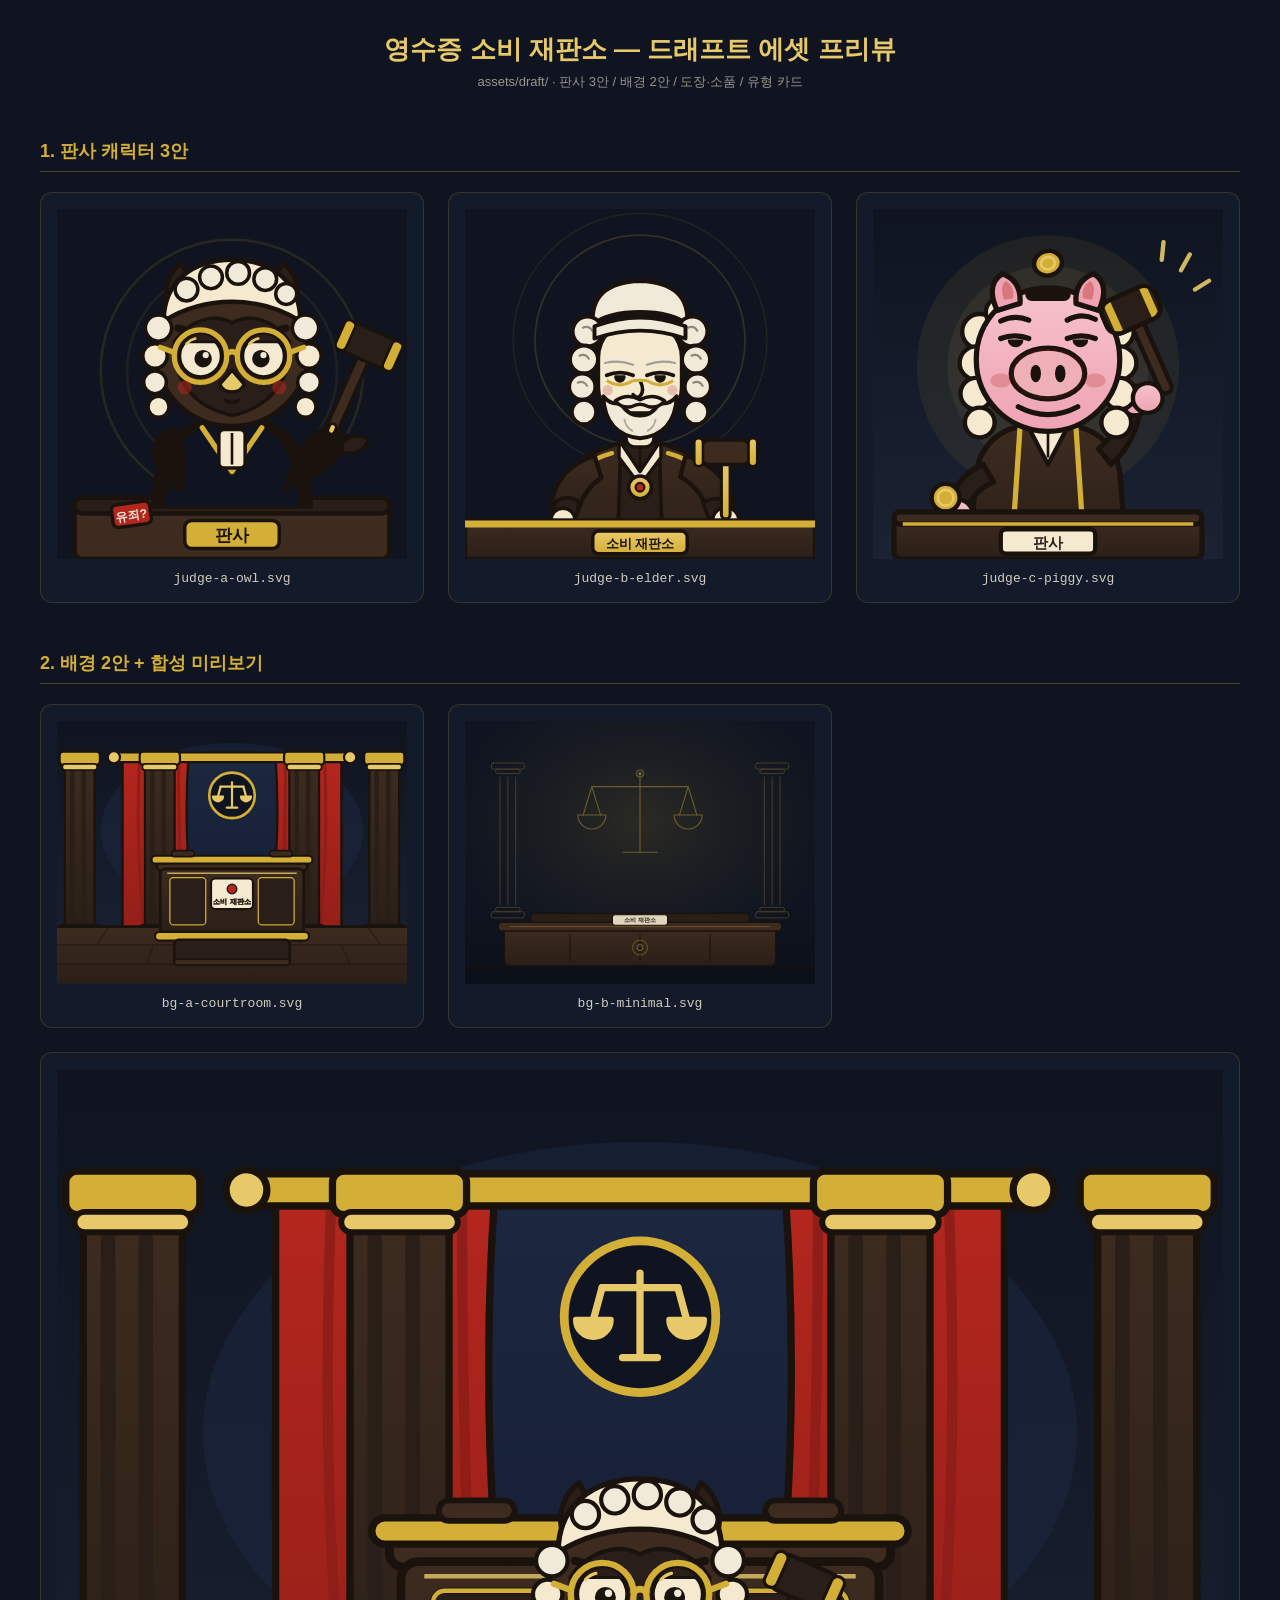
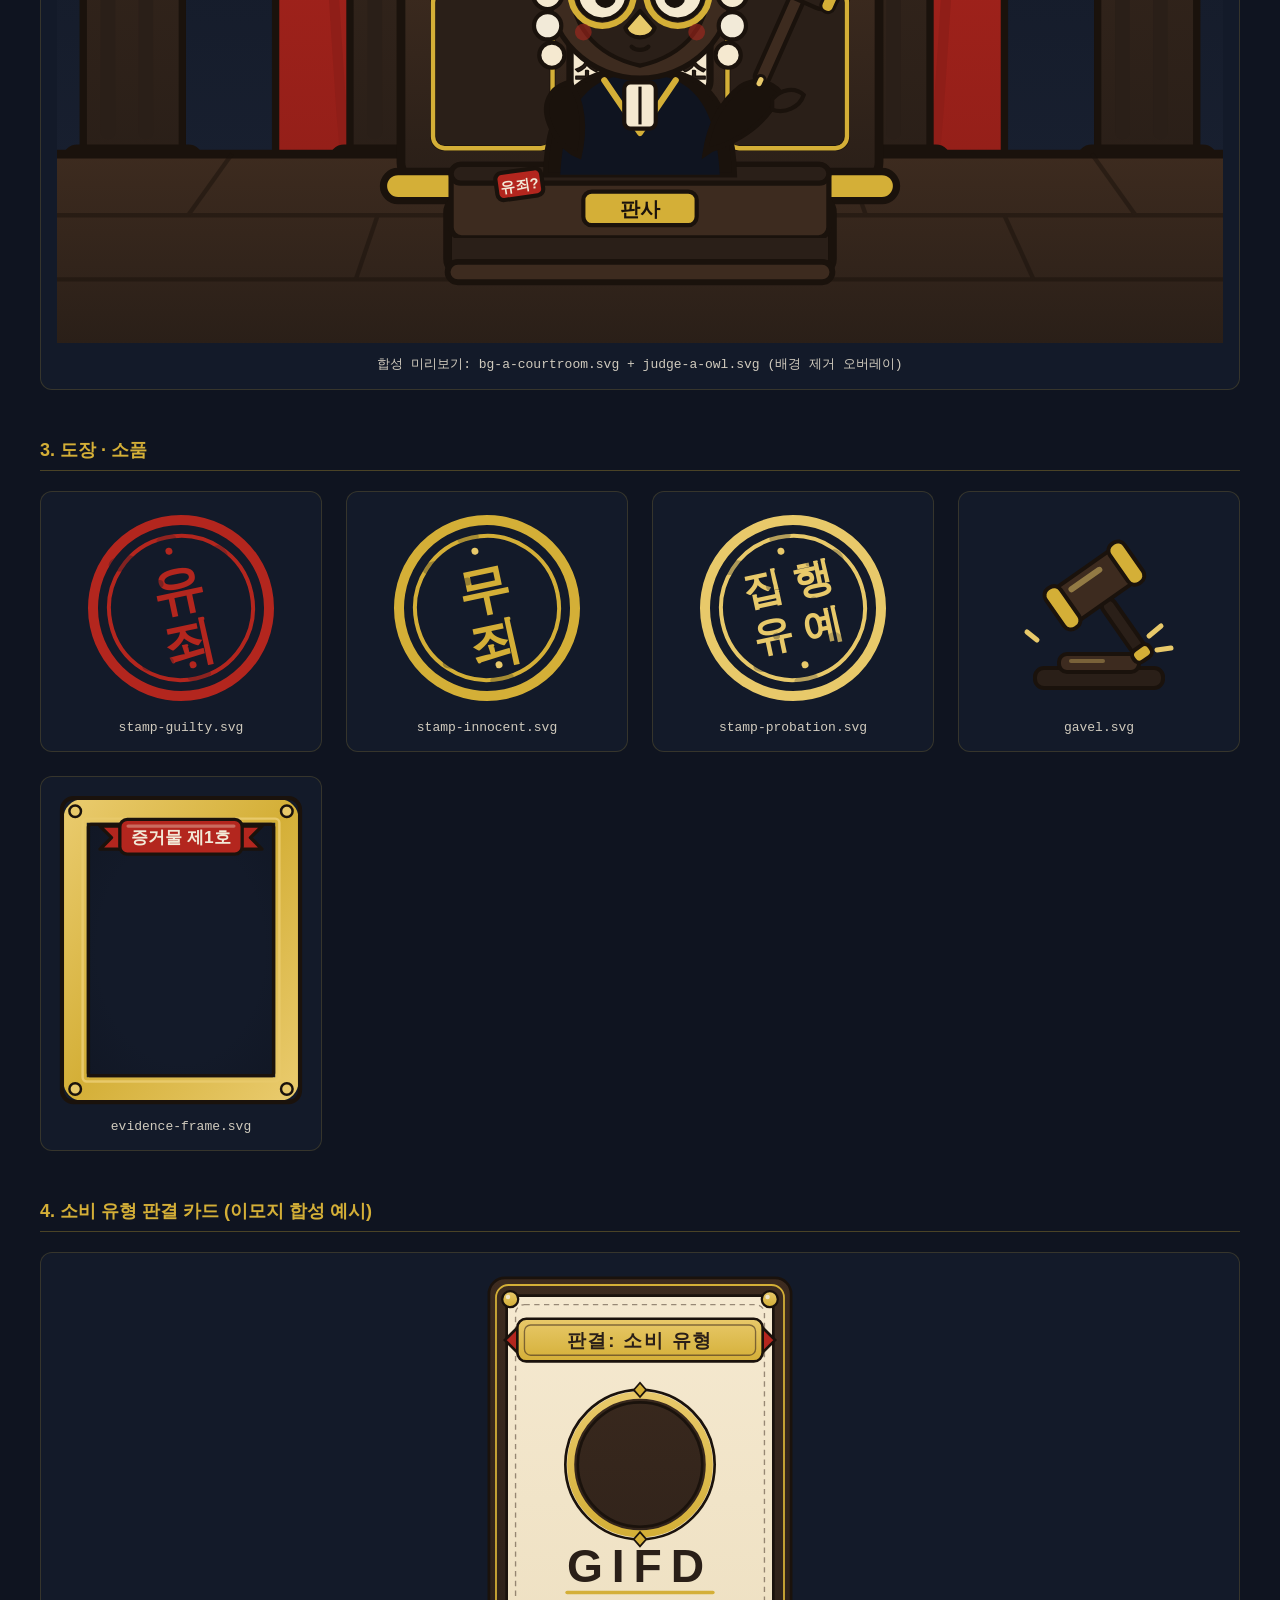
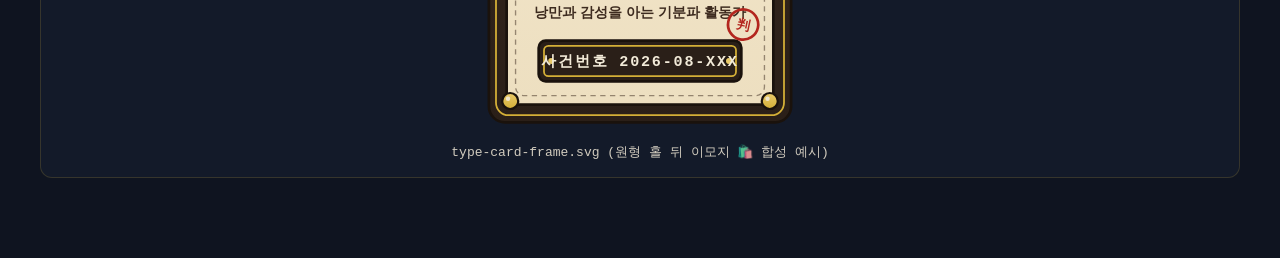
<file: assets/preview.html>
<!DOCTYPE html>
<html lang="ko">
<head>
<meta charset="UTF-8">
<meta name="viewport" content="width=device-width, initial-scale=1.0">
<title>영수증 소비 재판소 — 에셋 프리뷰</title>
<style>
  * { margin:0; padding:0; box-sizing:border-box; }
  body { background:#0f1420; color:#f2ead8; font-family:'Apple SD Gothic Neo','Noto Sans KR',sans-serif; padding:32px 24px 80px; }
  h1 { text-align:center; font-size:26px; color:#e8c96a; margin-bottom:6px; }
  .sub { text-align:center; font-size:13px; opacity:.6; margin-bottom:40px; }
  h2 { font-size:18px; color:#d4af37; border-bottom:1px solid rgba(212,175,55,.3); padding-bottom:8px; margin:48px 0 20px; max-width:1200px; margin-left:auto; margin-right:auto; }
  .grid { display:grid; gap:24px; max-width:1200px; margin:0 auto; }
  .g3 { grid-template-columns:repeat(auto-fit, minmax(280px, 1fr)); }
  .g2 { grid-template-columns:repeat(auto-fit, minmax(360px, 1fr)); }
  .item { background:#131a29; border:1px solid rgba(212,175,55,.18); border-radius:12px; padding:16px; display:flex; flex-direction:column; align-items:center; gap:12px; }
  .item svg { width:100%; height:auto; display:block; }
  .caption { font-size:13px; color:#f2ead8; opacity:.85; font-family:ui-monospace,'Courier New',monospace; }
  .stampbox svg { max-width:200px; }
  .gavelbox svg { max-width:200px; }
  .composite { position:relative; width:100%; }
  .composite .bg-layer svg { width:100%; height:auto; display:block; }
  .composite .judge-layer { position:absolute; left:50%; bottom:12%; width:36%; transform:translateX(-50%); }
  .composite .judge-layer svg { width:100%; height:auto; display:block; }
  .cardwrap { position:relative; max-width:320px; width:100%; }
  .cardwrap .emoji-hole { position:absolute; left:50%; top:42.3%; transform:translate(-50%,-50%); font-size:76px; line-height:1; }
  .cardwrap svg { position:relative; width:100%; height:auto; display:block; }
</style>
</head>
<body>
<h1>영수증 소비 재판소 — 드래프트 에셋 프리뷰</h1>
<p class="sub">assets/draft/ · 판사 3안 / 배경 2안 / 도장·소품 / 유형 카드</p>

<h2>1. 판사 캐릭터 3안</h2>
<div class="grid g3">
  <div class="item">
    <svg viewBox="0 0 400 400" xmlns="http://www.w3.org/2000/svg" role="img" aria-label="부엉이 판사">
  <!-- 배경 -->
  <rect x="0" y="0" width="400" height="400" fill="#0f1420"/>
  <!-- 배경 장식: 은은한 골드 방사 원 -->
  <circle cx="200" cy="185" r="150" fill="none" stroke="#d4af37" stroke-opacity="0.12" stroke-width="3"/>
  <circle cx="200" cy="185" r="120" fill="none" stroke="#d4af37" stroke-opacity="0.08" stroke-width="3"/>

  <!-- 판사석(목재 벤치) -->
  <rect x="20" y="330" width="360" height="70" rx="10" fill="#3d2b1f" stroke="#1a120c" stroke-width="5"/>
  <rect x="20" y="330" width="360" height="18" rx="9" fill="#2a1f18" stroke="#1a120c" stroke-width="5"/>
  <!-- 벤치 명패 -->
  <rect x="146" y="356" width="108" height="32" rx="8" fill="#d4af37" stroke="#1a120c" stroke-width="4"/>
  <text x="200" y="379" text-anchor="middle" font-family="sans-serif" font-size="19" font-weight="bold" fill="#1a120c">판사</text>

  <!-- ===== 법복(몸통) ===== -->
  <path d="M110 340 C112 268 140 238 200 238 C260 238 288 268 290 340 Z"
        fill="#1a120c" stroke="#1a120c" stroke-width="5"/>
  <!-- 법복 안쪽 톤 -->
  <path d="M200 244 C152 244 128 270 124 340 L276 340 C272 270 248 244 200 244 Z" fill="#0f1420"/>
  <!-- 골드 트림 -->
  <path d="M166 250 L200 300 L234 250" fill="none" stroke="#d4af37" stroke-width="6" stroke-linecap="round" stroke-linejoin="round"/>
  <!-- 자보(가슴 흰 띠) -->
  <rect x="185" y="252" width="30" height="44" rx="6" fill="#f5e9d0" stroke="#1a120c" stroke-width="4"/>
  <line x1="200" y1="256" x2="200" y2="292" stroke="#1a120c" stroke-width="3"/>

  <!-- 왼쪽 날개(몸에 붙임) -->
  <path d="M118 300 C104 276 112 258 132 252 C146 268 148 296 142 322 C132 318 124 310 118 300 Z"
        fill="#1a120c" stroke="#1a120c" stroke-width="5"/>

  <!-- ===== 머리 ===== -->
  <!-- 귀깃 -->
  <path d="M128 118 C120 92 126 74 142 62 C152 78 154 98 150 116 Z" fill="#2a1f18" stroke="#1a120c" stroke-width="5"/>
  <path d="M272 118 C280 92 274 74 258 62 C248 78 246 98 250 116 Z" fill="#2a1f18" stroke="#1a120c" stroke-width="5"/>
  <!-- 얼굴 -->
  <circle cx="200" cy="160" r="88" fill="#3d2b1f" stroke="#1a120c" stroke-width="5"/>
  <!-- 얼굴 하트형 밝은 면 -->
  <path d="M200 236 C156 226 132 196 134 152 C150 128 178 118 200 130 C222 118 250 128 266 152 C268 196 244 226 200 236 Z"
        fill="#2a1f18" stroke="#1a120c" stroke-width="4"/>

  <!-- ===== 하얀 가발(영국식) ===== -->
  <!-- 정수리 롤 -->
  <path d="M122 128 C122 84 154 58 200 58 C246 58 278 84 278 128 C252 112 224 106 200 106 C176 106 148 112 122 128 Z"
        fill="#f5e9d0" stroke="#1a120c" stroke-width="5"/>
  <circle cx="148" cy="92" r="13" fill="#f2ead8" stroke="#1a120c" stroke-width="4"/>
  <circle cx="176" cy="78" r="13" fill="#f2ead8" stroke="#1a120c" stroke-width="4"/>
  <circle cx="207" cy="73" r="13" fill="#f2ead8" stroke="#1a120c" stroke-width="4"/>
  <circle cx="238" cy="80" r="13" fill="#f2ead8" stroke="#1a120c" stroke-width="4"/>
  <circle cx="262" cy="97" r="12" fill="#f2ead8" stroke="#1a120c" stroke-width="4"/>
  <!-- 옆 컬(좌) -->
  <circle cx="116" cy="136" r="15" fill="#f2ead8" stroke="#1a120c" stroke-width="4"/>
  <circle cx="112" cy="168" r="14" fill="#f5e9d0" stroke="#1a120c" stroke-width="4"/>
  <circle cx="112" cy="198" r="13" fill="#f2ead8" stroke="#1a120c" stroke-width="4"/>
  <circle cx="116" cy="226" r="12" fill="#f5e9d0" stroke="#1a120c" stroke-width="4"/>
  <!-- 옆 컬(우) -->
  <circle cx="284" cy="136" r="15" fill="#f2ead8" stroke="#1a120c" stroke-width="4"/>
  <circle cx="288" cy="168" r="14" fill="#f5e9d0" stroke="#1a120c" stroke-width="4"/>
  <circle cx="288" cy="198" r="13" fill="#f2ead8" stroke="#1a120c" stroke-width="4"/>
  <circle cx="284" cy="226" r="12" fill="#f5e9d0" stroke="#1a120c" stroke-width="4"/>

  <!-- ===== 눈 + 골드 안경 ===== -->
  <!-- 근엄한 눈썹 -->
  <path d="M138 136 L182 148" stroke="#1a120c" stroke-width="8" stroke-linecap="round"/>
  <path d="M262 136 L218 148" stroke="#1a120c" stroke-width="8" stroke-linecap="round"/>
  <!-- 눈 -->
  <circle cx="164" cy="168" r="24" fill="#f5e9d0" stroke="#1a120c" stroke-width="4"/>
  <circle cx="236" cy="168" r="24" fill="#f5e9d0" stroke="#1a120c" stroke-width="4"/>
  <circle cx="167" cy="171" r="10" fill="#1a120c"/>
  <circle cx="233" cy="171" r="10" fill="#1a120c"/>
  <circle cx="170" cy="167" r="3.5" fill="#f2ead8"/>
  <circle cx="236" cy="167" r="3.5" fill="#f2ead8"/>
  <!-- 반쯤 감긴 근엄 눈꺼풀 -->
  <path d="M141 160 A24 24 0 0 1 187 158 L187 152 L141 152 Z" fill="#2a1f18" stroke="#1a120c" stroke-width="3"/>
  <path d="M213 158 A24 24 0 0 1 259 160 L259 152 L213 152 Z" fill="#2a1f18" stroke="#1a120c" stroke-width="3"/>
  <!-- 안경 -->
  <circle cx="164" cy="168" r="30" fill="none" stroke="#d4af37" stroke-width="6"/>
  <circle cx="236" cy="168" r="30" fill="none" stroke="#d4af37" stroke-width="6"/>
  <path d="M194 166 C198 162 202 162 206 166" fill="none" stroke="#d4af37" stroke-width="6" stroke-linecap="round"/>
  <line x1="134" y1="164" x2="118" y2="158" stroke="#d4af37" stroke-width="6" stroke-linecap="round"/>
  <line x1="266" y1="164" x2="282" y2="158" stroke="#d4af37" stroke-width="6" stroke-linecap="round"/>
  <!-- 안경 하이라이트 -->
  <path d="M148 154 A20 20 0 0 1 158 148" fill="none" stroke="#e8c96a" stroke-width="3" stroke-linecap="round"/>
  <path d="M220 154 A20 20 0 0 1 230 148" fill="none" stroke="#e8c96a" stroke-width="3" stroke-linecap="round"/>

  <!-- 부리 -->
  <path d="M200 184 L214 200 C210 212 190 212 186 200 Z" fill="#e8c96a" stroke="#1a120c" stroke-width="4" stroke-linejoin="round"/>
  <!-- 살짝 다문 입(귀여운 근엄) -->
  <path d="M192 218 C196 222 204 222 208 218" fill="none" stroke="#1a120c" stroke-width="4" stroke-linecap="round"/>

  <!-- 볼터치 -->
  <circle cx="146" cy="204" r="8" fill="#b3261e" fill-opacity="0.55"/>
  <circle cx="254" cy="204" r="8" fill="#b3261e" fill-opacity="0.55"/>

  <!-- ===== 오른쪽 날개 + 의사봉 (머리 옆으로 들어올림) ===== -->
  <!-- 날개(팔) -->
  <path d="M268 316 C300 306 322 288 334 262 C324 250 308 248 296 256 C278 270 266 292 262 320 Z"
        fill="#1a120c" stroke="#1a120c" stroke-width="5"/>
  <!-- 의사봉 -->
  <g transform="translate(-22 8) rotate(24 340 235)">
    <rect x="333" y="150" width="14" height="96" rx="7" fill="#3d2b1f" stroke="#1a120c" stroke-width="4"/>
    <rect x="304" y="122" width="72" height="36" rx="16" fill="#2a1f18" stroke="#1a120c" stroke-width="4"/>
    <rect x="304" y="122" width="13" height="36" rx="6" fill="#d4af37" stroke="#1a120c" stroke-width="3"/>
    <rect x="363" y="122" width="13" height="36" rx="6" fill="#d4af37" stroke="#1a120c" stroke-width="3"/>
    <rect x="336" y="238" width="8" height="12" rx="4" fill="#e8c96a" stroke="#1a120c" stroke-width="3"/>
  </g>
  <!-- 날개 끝 깃털(의사봉을 쥔 손) -->
  <path d="M326 268 C334 258 348 256 356 264 C352 276 338 282 326 278 Z"
        fill="#2a1f18" stroke="#1a120c" stroke-width="4"/>

  <!-- 도장(스탬프) 장식: 벤치 위 -->
  <g transform="rotate(-8 84 342)">
    <rect x="62" y="336" width="44" height="26" rx="6" fill="#b3261e" stroke="#1a120c" stroke-width="4"/>
    <text x="84" y="355" text-anchor="middle" font-family="sans-serif" font-size="14" font-weight="bold" fill="#f2ead8">유죄?</text>
  </g>
</svg>
    <div class="caption">judge-a-owl.svg</div>
  </div>

  <div class="item">
    <svg viewBox="0 0 400 400" xmlns="http://www.w3.org/2000/svg" role="img" aria-label="심드렁한 판사 할아버지 캐릭터">
  <defs>
    <linearGradient id="robeGrad" x1="0" y1="0" x2="0" y2="1">
      <stop offset="0" stop-color="#3d2b1f"/>
      <stop offset="1" stop-color="#2a1f18"/>
    </linearGradient>
    <linearGradient id="goldGrad" x1="0" y1="0" x2="0" y2="1">
      <stop offset="0" stop-color="#e8c96a"/>
      <stop offset="1" stop-color="#d4af37"/>
    </linearGradient>
    <linearGradient id="benchGrad" x1="0" y1="0" x2="0" y2="1">
      <stop offset="0" stop-color="#3d2b1f"/>
      <stop offset="1" stop-color="#2a1f18"/>
    </linearGradient>
  </defs>

  <!-- 배경 -->
  <rect x="0" y="0" width="400" height="400" fill="#0f1420"/>
  <!-- 배경 장식: 좌우 대칭 골드 라인 -->
  <circle cx="200" cy="150" r="120" fill="none" stroke="#d4af37" stroke-width="2" opacity="0.18"/>
  <circle cx="200" cy="150" r="145" fill="none" stroke="#d4af37" stroke-width="1.5" opacity="0.10"/>

  <!-- ===== 법복 (상반신) ===== -->
  <path d="M110 400 L110 330 Q112 292 148 278 L180 266 L220 266 L252 278 Q288 292 290 330 L290 400 Z"
        fill="url(#robeGrad)" stroke="#1a120c" stroke-width="5" stroke-linejoin="round"/>
  <!-- 어깨 라인 하이라이트 -->
  <path d="M120 400 L120 334 Q122 300 152 287" fill="none" stroke="#1a120c" stroke-width="3" opacity="0.5"/>
  <path d="M280 400 L280 334 Q278 300 248 287" fill="none" stroke="#1a120c" stroke-width="3" opacity="0.5"/>

  <!-- 법복 앞판(플래킷) -->
  <path d="M178 268 L222 268 L226 400 L174 400 Z" fill="#2a1f18" stroke="#1a120c" stroke-width="4" stroke-linejoin="round"/>
  <!-- 흰 칼라(자보) -->
  <path d="M176 264 L200 300 L224 264 L224 284 L200 316 L176 284 Z" fill="#f5e9d0" stroke="#1a120c" stroke-width="4" stroke-linejoin="round"/>
  <line x1="200" y1="300" x2="200" y2="270" stroke="#1a120c" stroke-width="3"/>

  <!-- 골드 브로치 -->
  <circle cx="200" cy="318" r="13" fill="url(#goldGrad)" stroke="#1a120c" stroke-width="4"/>
  <circle cx="200" cy="318" r="5" fill="#b3261e" stroke="#1a120c" stroke-width="2.5"/>

  <!-- 골드 견장 라인 -->
  <path d="M132 296 Q150 284 168 279" fill="none" stroke="#d4af37" stroke-width="5" stroke-linecap="round"/>
  <path d="M268 296 Q250 284 232 279" fill="none" stroke="#d4af37" stroke-width="5" stroke-linecap="round"/>

  <!-- ===== 오른팔(화면 우측): 의사봉 든 팔 ===== -->
  <path d="M252 282 Q296 296 306 332 Q310 350 296 354 Q282 358 276 342 Q268 318 246 306 Z"
        fill="url(#robeGrad)" stroke="#1a120c" stroke-width="5" stroke-linejoin="round"/>
  <!-- 소매 커프스 -->
  <path d="M272 336 Q290 326 304 336 L308 350 Q294 360 278 352 Z" fill="#2a1f18" stroke="#1a120c" stroke-width="4" stroke-linejoin="round"/>
  <!-- 손 -->
  <circle cx="298" cy="356" r="15" fill="#f5e9d0" stroke="#1a120c" stroke-width="4"/>

  <!-- 의사봉 (손에 쥔 채 위로) -->
  <g>
    <rect x="293" y="288" width="10" height="66" rx="5" fill="url(#goldGrad)" stroke="#1a120c" stroke-width="3.5"/>
    <rect x="268" y="264" width="60" height="28" rx="12" fill="#3d2b1f" stroke="#1a120c" stroke-width="4"/>
    <rect x="262" y="262" width="10" height="32" rx="5" fill="url(#goldGrad)" stroke="#1a120c" stroke-width="3"/>
    <rect x="324" y="262" width="10" height="32" rx="5" fill="url(#goldGrad)" stroke="#1a120c" stroke-width="3"/>
  </g>

  <!-- ===== 왼팔(화면 좌측): 팔짱 느낌으로 몸에 붙임 ===== -->
  <path d="M148 282 Q108 296 100 330 Q96 350 110 355 Q124 359 130 342 Q138 318 156 307 Z"
        fill="url(#robeGrad)" stroke="#1a120c" stroke-width="5" stroke-linejoin="round"/>
  <path d="M104 334 Q118 326 130 334 L128 350 Q114 358 100 350 Z" fill="#2a1f18" stroke="#1a120c" stroke-width="4" stroke-linejoin="round"/>
  <circle cx="112" cy="356" r="14" fill="#f5e9d0" stroke="#1a120c" stroke-width="4"/>

  <!-- ===== 머리 ===== -->
  <!-- 목 -->
  <rect x="184" y="238" width="32" height="34" rx="10" fill="#f5e9d0" stroke="#1a120c" stroke-width="4"/>

  <!-- 얼굴 -->
  <rect x="152" y="128" width="96" height="118" rx="42" fill="#f5e9d0" stroke="#1a120c" stroke-width="5"/>

  <!-- ===== 하얀 가발 ===== -->
  <!-- 톱 롤 -->
  <path d="M146 132 Q142 84 200 82 Q258 84 254 132 Q236 118 200 118 Q164 118 146 132 Z"
        fill="#f2ead8" stroke="#1a120c" stroke-width="5" stroke-linejoin="round"/>
  <!-- 사이드 컬 (좌) -->
  <g fill="#f2ead8" stroke="#1a120c" stroke-width="4.5">
    <circle cx="140" cy="140" r="17"/>
    <circle cx="136" cy="172" r="16"/>
    <circle cx="134" cy="203" r="15"/>
    <circle cx="136" cy="232" r="14"/>
  </g>
  <!-- 사이드 컬 (우) -->
  <g fill="#f2ead8" stroke="#1a120c" stroke-width="4.5">
    <circle cx="260" cy="140" r="17"/>
    <circle cx="264" cy="172" r="16"/>
    <circle cx="266" cy="203" r="15"/>
    <circle cx="264" cy="232" r="14"/>
  </g>
  <!-- 컬 속 나선 힌트 -->
  <g fill="none" stroke="#1a120c" stroke-width="2.5" opacity="0.45">
    <path d="M134 136 Q142 132 146 140"/>
    <path d="M130 168 Q138 164 142 172"/>
    <path d="M128 199 Q136 195 140 203"/>
    <path d="M254 136 Q262 132 266 140"/>
    <path d="M258 168 Q266 164 270 172"/>
    <path d="M260 199 Q268 195 272 203"/>
  </g>
  <!-- 가발 앞 밴드 -->
  <path d="M148 134 Q200 114 252 134 L252 148 Q200 130 148 148 Z"
        fill="#f2ead8" stroke="#1a120c" stroke-width="4.5" stroke-linejoin="round"/>

  <!-- ===== 얼굴 디테일 ===== -->
  <!-- 심드렁한 반개 눈: 윗꺼풀이 절반 덮음 -->
  <g>
    <!-- 왼눈 -->
    <path d="M164 186 Q176 180 190 186 L190 194 Q177 199 164 194 Z" fill="#f5e9d0" stroke="none"/>
    <circle cx="177" cy="192" r="6.5" fill="#1a120c"/>
    <rect x="162" y="176" width="30" height="14" rx="7" fill="#f5e9d0"/>
    <path d="M162 190 Q177 184 192 190" fill="none" stroke="#1a120c" stroke-width="4.5" stroke-linecap="round"/>
    <!-- 오른눈 -->
    <circle cx="223" cy="192" r="6.5" fill="#1a120c"/>
    <rect x="208" y="176" width="30" height="14" rx="7" fill="#f5e9d0"/>
    <path d="M208 190 Q223 184 238 190" fill="none" stroke="#1a120c" stroke-width="4.5" stroke-linecap="round"/>
  </g>
  <!-- 처진 눈썹 (심드렁) -->
  <path d="M160 176 Q176 172 192 178" fill="none" stroke="#f2ead8" stroke-width="7" stroke-linecap="round"/>
  <path d="M160 176 Q176 172 192 178" fill="none" stroke="#1a120c" stroke-width="2.5" stroke-linecap="round" opacity="0.35"/>
  <path d="M208 178 Q224 172 240 176" fill="none" stroke="#f2ead8" stroke-width="7" stroke-linecap="round"/>
  <path d="M208 178 Q224 172 240 176" fill="none" stroke="#1a120c" stroke-width="2.5" stroke-linecap="round" opacity="0.35"/>

  <!-- 코 -->
  <path d="M200 196 Q206 208 200 214 Q195 217 192 212" fill="none" stroke="#1a120c" stroke-width="4" stroke-linecap="round"/>

  <!-- 안경 (반달, 골드) -->
  <g fill="none" stroke="#d4af37" stroke-width="3.5">
    <path d="M162 196 Q177 206 192 196" />
    <path d="M208 196 Q223 206 238 196" />
    <line x1="192" y1="196" x2="208" y2="196"/>
  </g>

  <!-- ===== 흰 수염 ===== -->
  <path d="M158 214 Q160 258 200 262 Q240 258 242 214 Q234 224 222 222 Q214 236 200 236 Q186 236 178 222 Q166 224 158 214 Z"
        fill="#f2ead8" stroke="#1a120c" stroke-width="4.5" stroke-linejoin="round"/>
  <!-- 콧수염 -->
  <path d="M172 219 Q186 210 200 218 Q214 210 228 219 Q222 228 210 226 Q204 223 200 223 Q196 223 190 226 Q178 228 172 219 Z"
        fill="#f2ead8" stroke="#1a120c" stroke-width="4" stroke-linejoin="round"/>
  <!-- 입: 一자 심드렁 -->
  <path d="M190 233 L210 233" stroke="#1a120c" stroke-width="4" stroke-linecap="round"/>
  <!-- 수염 결 -->
  <g fill="none" stroke="#1a120c" stroke-width="2" opacity="0.3">
    <path d="M182 240 Q184 250 192 254"/>
    <path d="M218 240 Q216 250 208 254"/>
  </g>

  <!-- 볼 홍조 (밈 감성 살짝) -->
  <circle cx="163" cy="207" r="6" fill="#b3261e" opacity="0.22"/>
  <circle cx="237" cy="207" r="6" fill="#b3261e" opacity="0.22"/>

  <!-- ===== 판사석 (하단 목재 벤치) ===== -->
  <rect x="0" y="356" width="400" height="44" fill="url(#benchGrad)" stroke="#1a120c" stroke-width="5"/>
  <rect x="0" y="356" width="400" height="8" fill="#d4af37" stroke="none"/>
  <!-- 벤치 중앙 명패 -->
  <rect x="146" y="368" width="108" height="26" rx="7" fill="url(#goldGrad)" stroke="#1a120c" stroke-width="4"/>
  <text x="200" y="387" text-anchor="middle" font-family="'Apple SD Gothic Neo','Noto Sans KR',sans-serif" font-size="15" font-weight="700" fill="#1a120c">소비 재판소</text>
</svg>
    <div class="caption">judge-b-elder.svg</div>
  </div>

  <div class="item">
    <svg viewBox="0 0 400 400" xmlns="http://www.w3.org/2000/svg" role="img" aria-label="돼지저금통 판사">
  <defs>
    <linearGradient id="bgGrad" x1="0" y1="0" x2="0" y2="1">
      <stop offset="0" stop-color="#0f1420"/>
      <stop offset="1" stop-color="#1a2233"/>
    </linearGradient>
    <linearGradient id="robeGradC" x1="0" y1="0" x2="0" y2="1">
      <stop offset="0" stop-color="#3d2b1f"/>
      <stop offset="1" stop-color="#2a1f18"/>
    </linearGradient>
    <linearGradient id="benchGradC" x1="0" y1="0" x2="0" y2="1">
      <stop offset="0" stop-color="#3d2b1f"/>
      <stop offset="1" stop-color="#2a1f18"/>
    </linearGradient>
    <linearGradient id="pigGrad" x1="0" y1="0" x2="0" y2="1">
      <stop offset="0" stop-color="#f6c2cc"/>
      <stop offset="1" stop-color="#efa3b2"/>
    </linearGradient>
  </defs>

  <!-- 배경 -->
  <rect x="0" y="0" width="400" height="400" fill="url(#bgGrad)"/>
  <!-- 후광 원 -->
  <circle cx="200" cy="180" r="150" fill="#d4af37" opacity="0.08"/>
  <circle cx="200" cy="180" r="115" fill="#e8c96a" opacity="0.07"/>

  <!-- 땅땅 효과선 -->
  <g stroke="#e8c96a" stroke-width="5" stroke-linecap="round" opacity="0.9">
    <line x1="352" y1="70" x2="362" y2="52"/>
    <line x1="368" y1="92" x2="384" y2="82"/>
    <line x1="330" y1="58" x2="332" y2="38"/>
  </g>

  <!-- ===== 법복 (상체) ===== -->
  <path d="M110 400 L118 300 Q126 258 168 248 L232 248 Q274 258 282 300 L290 400 Z"
        fill="url(#robeGradC)" stroke="#1a120c" stroke-width="6" stroke-linejoin="round"/>
  <!-- 법복 골드 트림 -->
  <path d="M168 250 L158 400" stroke="#d4af37" stroke-width="6" fill="none"/>
  <path d="M232 250 L242 400" stroke="#d4af37" stroke-width="6" fill="none"/>

  <!-- 왼팔 (시청자 왼쪽, 벤치 위에 얹음) -->
  <path d="M126 292 Q92 306 88 344 L104 352 Q112 322 138 312 Z"
        fill="#2a1f18" stroke="#1a120c" stroke-width="6" stroke-linejoin="round"/>
  <!-- 왼손 발굽 + 동전 -->
  <circle cx="97" cy="349" r="17" fill="url(#pigGrad)" stroke="#1a120c" stroke-width="5"/>
  <circle cx="83" cy="330" r="16" fill="#d4af37" stroke="#1a120c" stroke-width="5"/>
  <circle cx="83" cy="330" r="9" fill="none" stroke="#e8c96a" stroke-width="3"/>

  <!-- 오른팔 (의사봉 든 팔) -->
  <path d="M272 292 Q300 268 306 226 L288 216 Q280 256 258 274 Z"
        fill="#2a1f18" stroke="#1a120c" stroke-width="6" stroke-linejoin="round"/>
  <!-- 오른손 발굽 (의사봉 손잡이 감쌈) -->
  <circle cx="299" cy="219" r="17" fill="url(#pigGrad)" stroke="#1a120c" stroke-width="5"/>

  <!-- ===== 자보(흰 목깃) ===== -->
  <path d="M178 250 L200 292 L222 250 Z" fill="#f5e9d0" stroke="#1a120c" stroke-width="5" stroke-linejoin="round"/>
  <line x1="200" y1="256" x2="200" y2="284" stroke="#1a120c" stroke-width="3"/>

  <!-- ===== 가발 (양쪽 컬) ===== -->
  <g fill="#f5e9d0" stroke="#1a120c" stroke-width="5">
    <!-- 왼쪽 컬 기둥 -->
    <circle cx="122" cy="140" r="20"/>
    <circle cx="118" cy="176" r="19"/>
    <circle cx="118" cy="211" r="18"/>
    <circle cx="122" cy="244" r="17"/>
    <!-- 오른쪽 컬 기둥 -->
    <circle cx="278" cy="140" r="20"/>
    <circle cx="282" cy="176" r="19"/>
    <circle cx="282" cy="211" r="18"/>
    <circle cx="278" cy="244" r="17"/>
    <!-- 이마 위 밴드 컬 -->
    <circle cx="146" cy="118" r="17"/>
    <circle cx="254" cy="118" r="17"/>
  </g>

  <!-- ===== 돼지 머리 ===== -->
  <circle cx="200" cy="172" r="82" fill="url(#pigGrad)" stroke="#1a120c" stroke-width="6"/>

  <!-- 귀 -->
  <path d="M142 116 Q128 86 148 74 Q170 82 168 108 Z" fill="#efa3b2" stroke="#1a120c" stroke-width="6" stroke-linejoin="round"/>
  <path d="M258 116 Q272 86 252 74 Q230 82 232 108 Z" fill="#efa3b2" stroke="#1a120c" stroke-width="6" stroke-linejoin="round"/>
  <path d="M150 104 Q144 88 152 82 Q162 88 160 102 Z" fill="#b3261e" opacity="0.35"/>
  <path d="M250 104 Q256 88 248 82 Q238 88 240 102 Z" fill="#b3261e" opacity="0.35"/>

  <!-- 정수리 동전 투입구 -->
  <rect x="176" y="92" width="48" height="11" rx="5.5" fill="#1a120c"/>
  <rect x="176" y="92" width="48" height="11" rx="5.5" fill="none" stroke="#1a120c" stroke-width="4"/>
  <!-- 투입구로 떨어지는 동전 -->
  <g transform="rotate(-14 200 62)">
    <ellipse cx="200" cy="62" rx="16" ry="14" fill="#d4af37" stroke="#1a120c" stroke-width="5"/>
    <ellipse cx="200" cy="62" rx="8" ry="7" fill="none" stroke="#e8c96a" stroke-width="3"/>
  </g>

  <!-- 눈: 뻔뻔한 반쯤 감은 눈 -->
  <g stroke="#1a120c" stroke-linecap="round" fill="none">
    <!-- 눈꺼풀 라인 -->
    <path d="M146 148 Q162 142 178 148" stroke-width="6"/>
    <path d="M222 148 Q238 142 254 148" stroke-width="6"/>
  </g>
  <!-- 동공 (반쯤 가려진) -->
  <path d="M154 149 A9 9 0 0 0 172 149 Z" fill="#1a120c"/>
  <path d="M228 149 A9 9 0 0 0 246 149 Z" fill="#1a120c"/>
  <!-- 치켜올린 눈썹 -->
  <path d="M146 128 Q162 120 178 127" stroke="#1a120c" stroke-width="6" stroke-linecap="round" fill="none"/>
  <path d="M222 127 Q238 118 254 126" stroke="#1a120c" stroke-width="6" stroke-linecap="round" fill="none"/>

  <!-- 코 (주둥이) -->
  <ellipse cx="200" cy="188" rx="42" ry="29" fill="#f6c2cc" stroke="#1a120c" stroke-width="6"/>
  <ellipse cx="200" cy="188" rx="42" ry="29" fill="#b3261e" opacity="0.12"/>
  <ellipse cx="186" cy="188" rx="6" ry="10" fill="#1a120c"/>
  <ellipse cx="214" cy="188" rx="6" ry="10" fill="#1a120c"/>

  <!-- 뻔뻔한 미소 -->
  <path d="M166 226 Q200 244 234 226" stroke="#1a120c" stroke-width="6" stroke-linecap="round" fill="none"/>
  <!-- 볼터치 -->
  <ellipse cx="146" cy="196" rx="12" ry="8" fill="#b3261e" opacity="0.25"/>
  <ellipse cx="254" cy="196" rx="12" ry="8" fill="#b3261e" opacity="0.25"/>

  <!-- ===== 의사봉 (머리 앞에 렌더링) ===== -->
  <g transform="translate(14 -6) rotate(-24 305 175)">
    <!-- 손잡이 -->
    <rect x="298" y="130" width="14" height="90" rx="7" fill="#3d2b1f" stroke="#1a120c" stroke-width="5"/>
    <!-- 헤드 -->
    <rect x="272" y="96" width="66" height="40" rx="14" fill="#2a1f18" stroke="#1a120c" stroke-width="5"/>
    <!-- 골드 밴드 -->
    <rect x="278" y="96" width="9" height="40" fill="#d4af37"/>
    <rect x="323" y="96" width="9" height="40" fill="#d4af37"/>
    <rect x="272" y="96" width="66" height="40" rx="14" fill="none" stroke="#1a120c" stroke-width="5"/>
  </g>
  <!-- 오른손 발굽이 손잡이를 감쌈 -->
  <circle cx="314" cy="216" r="17" fill="url(#pigGrad)" stroke="#1a120c" stroke-width="5"/>

  <!-- ===== 판사석 벤치 ===== -->
  <rect x="24" y="352" width="352" height="48" rx="8" fill="url(#benchGradC)" stroke="#1a120c" stroke-width="6"/>
  <rect x="24" y="346" width="352" height="14" rx="7" fill="#3d2b1f" stroke="#1a120c" stroke-width="6"/>
  <line x1="34" y1="360" x2="366" y2="360" stroke="#d4af37" stroke-width="4"/>
  <!-- 명패 -->
  <rect x="146" y="366" width="108" height="28" rx="6" fill="#f5e9d0" stroke="#1a120c" stroke-width="5"/>
  <text x="200" y="387" text-anchor="middle" font-family="'Apple SD Gothic Neo','Noto Sans KR',sans-serif" font-size="17" font-weight="700" fill="#2a1f18">판사</text>
</svg>
    <div class="caption">judge-c-piggy.svg</div>
  </div>
</div>

<h2>2. 배경 2안 + 합성 미리보기</h2>
<div class="grid g2">
  <div class="item">
    <svg viewBox="0 0 800 600" xmlns="http://www.w3.org/2000/svg" role="img" aria-label="소비 재판소 법정 배경 A안">
  <defs>
    <linearGradient id="wallGrad" x1="0" y1="0" x2="0" y2="1">
      <stop offset="0" stop-color="#0f1420"/>
      <stop offset="1" stop-color="#1a2233"/>
    </linearGradient>
    <linearGradient id="curtainRed" x1="0" y1="0" x2="0" y2="1">
      <stop offset="0" stop-color="#b3261e"/>
      <stop offset="1" stop-color="#8f1e18"/>
    </linearGradient>
    <linearGradient id="curtainNavy" x1="0" y1="0" x2="0" y2="1">
      <stop offset="0" stop-color="#1c2740"/>
      <stop offset="1" stop-color="#141c30"/>
    </linearGradient>
    <linearGradient id="woodFront" x1="0" y1="0" x2="0" y2="1">
      <stop offset="0" stop-color="#3d2b1f"/>
      <stop offset="1" stop-color="#2a1f18"/>
    </linearGradient>
    <linearGradient id="floorGrad" x1="0" y1="0" x2="0" y2="1">
      <stop offset="0" stop-color="#3d2b1f"/>
      <stop offset="1" stop-color="#2a1f18"/>
    </linearGradient>
    <!-- one curtain panel, reused mirrored -->
    <g id="curtainPanel">
      <path d="M0,0 h150 q-10,150 6,300 q8,80 24,150 L0,450 Z" fill="url(#curtainRed)" stroke="#1a120c" stroke-width="5" stroke-linejoin="round"/>
      <path d="M38,4 q-6,160 4,300 q4,70 12,138" fill="none" stroke="#8f1e18" stroke-width="7" stroke-linecap="round"/>
      <path d="M86,4 q-4,170 4,310 q3,60 10,128" fill="none" stroke="#8f1e18" stroke-width="7" stroke-linecap="round"/>
      <path d="M128,4 q0,180 8,320 q3,55 12,118" fill="none" stroke="#8f1e18" stroke-width="7" stroke-linecap="round"/>
      <!-- gold tieback -->
      <path d="M96,330 q40,26 80,20 l-6,34 q-44,8 -86,-24 Z" fill="#d4af37" stroke="#1a120c" stroke-width="5" stroke-linejoin="round"/>
    </g>
    <!-- one column, reused -->
    <g id="column">
      <rect x="-34" y="96" width="68" height="380" rx="8" fill="url(#woodFront)" stroke="#1a120c" stroke-width="5"/>
      <rect x="-22" y="112" width="10" height="348" rx="5" fill="#2a1f18" stroke="none"/>
      <rect x="4" y="112" width="10" height="348" rx="5" fill="#2a1f18" stroke="none"/>
      <rect x="-46" y="70" width="92" height="30" rx="8" fill="#d4af37" stroke="#1a120c" stroke-width="5"/>
      <rect x="-40" y="98" width="80" height="14" rx="7" fill="#e8c96a" stroke="#1a120c" stroke-width="4"/>
      <rect x="-46" y="466" width="92" height="26" rx="8" fill="#d4af37" stroke="#1a120c" stroke-width="5"/>
    </g>
  </defs>

  <!-- back wall -->
  <rect x="0" y="0" width="800" height="600" fill="url(#wallGrad)"/>

  <!-- soft glow behind bench center -->
  <ellipse cx="400" cy="250" rx="300" ry="200" fill="#1c2740" opacity="0.55"/>

  <!-- navy under-curtain (full backdrop between columns) -->
  <rect x="150" y="86" width="500" height="380" fill="url(#curtainNavy)" stroke="#1a120c" stroke-width="5"/>
  <!-- red curtains, parted to center -->
  <use href="#curtainPanel" x="150" y="90"/>
  <use href="#curtainPanel" x="-150" y="90" transform="scale(-1,1) translate(-500,0)"/>
  <!-- curtain rod -->
  <rect x="130" y="72" width="540" height="22" rx="11" fill="#d4af37" stroke="#1a120c" stroke-width="5"/>
  <circle cx="130" cy="83" r="14" fill="#e8c96a" stroke="#1a120c" stroke-width="5"/>
  <circle cx="670" cy="83" r="14" fill="#e8c96a" stroke="#1a120c" stroke-width="5"/>

  <!-- scales emblem (simple, high on the navy backdrop) -->
  <g stroke="#1a120c" stroke-width="4" stroke-linejoin="round">
    <circle cx="400" cy="170" r="52" fill="#0f1420"/>
    <circle cx="400" cy="170" r="52" fill="none" stroke="#d4af37" stroke-width="6"/>
    <g stroke="#e8c96a" stroke-width="5" fill="none" stroke-linecap="round">
      <line x1="400" y1="140" x2="400" y2="196"/>
      <line x1="374" y1="150" x2="426" y2="150"/>
      <line x1="374" y1="150" x2="368" y2="172"/>
      <line x1="426" y1="150" x2="432" y2="172"/>
      <path d="M356,172 h24 a12,12 0 0 1 -24,0 Z" fill="#e8c96a" stroke-width="4"/>
      <path d="M420,172 h24 a12,12 0 0 1 -24,0 Z" fill="#e8c96a" stroke-width="4"/>
      <line x1="388" y1="198" x2="412" y2="198"/>
    </g>
  </g>

  <!-- side columns (visible in mobile 400px center crop) -->
  <use href="#column" x="235" y="0"/>
  <use href="#column" x="565" y="0"/>
  <!-- outer columns for desktop width -->
  <use href="#column" x="52" y="0"/>
  <use href="#column" x="748" y="0"/>

  <!-- floor -->
  <rect x="0" y="470" width="800" height="130" fill="url(#floorGrad)"/>
  <line x1="0" y1="470" x2="800" y2="470" stroke="#1a120c" stroke-width="6"/>
  <g stroke="#1a120c" stroke-width="3" opacity="0.5">
    <line x1="0" y1="512" x2="800" y2="512"/>
    <line x1="0" y1="556" x2="800" y2="556"/>
    <line x1="120" y1="470" x2="90" y2="512"/>
    <line x1="330" y1="470" x2="315" y2="512"/>
    <line x1="540" y1="470" x2="555" y2="512"/>
    <line x1="710" y1="470" x2="740" y2="512"/>
    <line x1="220" y1="512" x2="205" y2="556"/>
    <line x1="470" y1="512" x2="485" y2="556"/>
    <line x1="650" y1="512" x2="670" y2="556"/>
  </g>

  <!-- judge bench: upper tier (keep top edge simple for character) -->
  <g stroke="#1a120c" stroke-linejoin="round">
    <!-- bench top slab -->
    <rect x="228" y="316" width="344" height="26" rx="10" fill="#3d2b1f" stroke-width="6"/>
    <rect x="216" y="308" width="368" height="18" rx="9" fill="#d4af37" stroke-width="5"/>
    <!-- bench front body -->
    <rect x="236" y="338" width="328" height="150" rx="12" fill="url(#woodFront)" stroke-width="6"/>
    <!-- paneling -->
    <rect x="258" y="358" width="82" height="108" rx="8" fill="#2a1f18" stroke-width="4"/>
    <rect x="460" y="358" width="82" height="108" rx="8" fill="#2a1f18" stroke-width="4"/>
    <rect x="258" y="358" width="82" height="108" rx="8" fill="none" stroke="#d4af37" stroke-width="3"/>
    <rect x="460" y="358" width="82" height="108" rx="8" fill="none" stroke="#d4af37" stroke-width="3"/>
    <!-- center parchment plaque -->
    <rect x="352" y="360" width="96" height="70" rx="10" fill="#f5e9d0" stroke-width="5"/>
    <circle cx="400" cy="384" r="11" fill="#b3261e" stroke-width="3"/>
    <text x="400" y="418" text-anchor="middle" font-family="sans-serif" font-size="17" font-weight="700" fill="#2a1f18">소비 재판소</text>
    <!-- gold base molding -->
    <rect x="224" y="482" width="352" height="20" rx="10" fill="#d4af37" stroke-width="5"/>
    <!-- pedestal to floor -->
    <rect x="268" y="500" width="264" height="52" rx="10" fill="#2a1f18" stroke-width="6"/>
    <rect x="268" y="544" width="264" height="14" rx="7" fill="#3d2b1f" stroke-width="4"/>
  </g>

  <!-- gold trim line across bench front -->
  <line x1="252" y1="348" x2="548" y2="348" stroke="#e8c96a" stroke-width="3" opacity="0.8"/>

  <!-- gavel block accents on bench top, off-center to keep middle clear -->
  <g stroke="#1a120c" stroke-width="4" stroke-linejoin="round">
    <rect x="262" y="296" width="52" height="14" rx="7" fill="#3d2b1f"/>
    <rect x="486" y="296" width="52" height="14" rx="7" fill="#3d2b1f"/>
  </g>
</svg>
    <div class="caption">bg-a-courtroom.svg</div>
  </div>

  <div class="item">
    <svg viewBox="0 0 800 600" xmlns="http://www.w3.org/2000/svg" preserveAspectRatio="xMidYMid slice" role="img" aria-label="법정 배경 - 미니멀">
  <defs>
    <!-- 스포트라이트: 은은한 골드 원형 그라디언트 -->
    <radialGradient id="spotlight" cx="0.5" cy="0.38" r="0.55">
      <stop offset="0%" stop-color="#d4af37" stop-opacity="0.14"/>
      <stop offset="45%" stop-color="#d4af37" stop-opacity="0.06"/>
      <stop offset="100%" stop-color="#d4af37" stop-opacity="0"/>
    </radialGradient>
    <!-- 배경 상하 미묘한 깊이 -->
    <linearGradient id="bgDepth" x1="0" y1="0" x2="0" y2="1">
      <stop offset="0%" stop-color="#0f1420"/>
      <stop offset="70%" stop-color="#0f1420"/>
      <stop offset="100%" stop-color="#0b0f18"/>
    </linearGradient>
    <!-- 단상 목재 그라디언트 -->
    <linearGradient id="wood" x1="0" y1="0" x2="0" y2="1">
      <stop offset="0%" stop-color="#3d2b1f"/>
      <stop offset="100%" stop-color="#2a1f18"/>
    </linearGradient>
  </defs>

  <!-- 바탕 -->
  <rect x="0" y="0" width="800" height="600" fill="url(#bgDepth)"/>
  <rect x="0" y="0" width="800" height="600" fill="url(#spotlight)"/>

  <!-- ===== 좌우 기둥 실루엣 (골드 라인, 저대비) ===== -->
  <g stroke="#d4af37" stroke-width="2" fill="none" opacity="0.28" stroke-linecap="round" stroke-linejoin="round">
    <!-- 왼쪽 기둥 -->
    <g>
      <rect x="60" y="96" width="76" height="14" rx="5"/>
      <rect x="70" y="110" width="56" height="10" rx="4"/>
      <line x1="80" y1="128" x2="80" y2="420"/>
      <line x1="98" y1="128" x2="98" y2="420"/>
      <line x1="116" y1="128" x2="116" y2="420"/>
      <rect x="70" y="426" width="56" height="10" rx="4"/>
      <rect x="60" y="436" width="76" height="14" rx="5"/>
    </g>
    <!-- 오른쪽 기둥 -->
    <g>
      <rect x="664" y="96" width="76" height="14" rx="5"/>
      <rect x="674" y="110" width="56" height="10" rx="4"/>
      <line x1="684" y1="128" x2="684" y2="420"/>
      <line x1="702" y1="128" x2="702" y2="420"/>
      <line x1="720" y1="128" x2="720" y2="420"/>
      <rect x="674" y="426" width="56" height="10" rx="4"/>
      <rect x="664" y="436" width="76" height="14" rx="5"/>
    </g>
  </g>

  <!-- ===== 중앙 저울 (골드 라인) ===== -->
  <g stroke="#d4af37" stroke-width="2.5" fill="none" opacity="0.42" stroke-linecap="round" stroke-linejoin="round">
    <!-- 기둥과 가로대 -->
    <line x1="400" y1="120" x2="400" y2="300"/>
    <line x1="290" y1="150" x2="510" y2="150"/>
    <circle cx="400" cy="120" r="8"/>
    <!-- 왼쪽 접시 -->
    <line x1="290" y1="150" x2="270" y2="215"/>
    <line x1="290" y1="150" x2="310" y2="215"/>
    <path d="M 258 215 A 32 32 0 0 0 322 215 Z"/>
    <!-- 오른쪽 접시 -->
    <line x1="510" y1="150" x2="490" y2="215"/>
    <line x1="510" y1="150" x2="530" y2="215"/>
    <path d="M 478 215 A 32 32 0 0 0 542 215 Z"/>
    <!-- 받침 -->
    <line x1="360" y1="300" x2="440" y2="300"/>
  </g>
  <!-- 저울 하이라이트 포인트 -->
  <circle cx="400" cy="120" r="3" fill="#e8c96a" opacity="0.5"/>

  <!-- ===== 하단 다크우드 단상 실루엣 ===== -->
  <!-- 뒷단 (판사석 뒷벽 느낌) -->
  <rect x="150" y="440" width="500" height="60" rx="10" fill="#2a1f18" stroke="#1a120c" stroke-width="3"/>
  <!-- 메인 단상 -->
  <rect x="90" y="470" width="620" height="90" rx="14" fill="url(#wood)" stroke="#1a120c" stroke-width="3"/>
  <!-- 단상 상판 몰딩 -->
  <rect x="76" y="460" width="648" height="20" rx="10" fill="#3d2b1f" stroke="#1a120c" stroke-width="3"/>
  <!-- 상판 골드 트림 라인 -->
  <line x1="104" y1="470" x2="696" y2="470" stroke="#d4af37" stroke-width="2" opacity="0.35" stroke-linecap="round"/>
  <!-- 단상 패널 라인 (좌우 대칭) -->
  <g stroke="#1a120c" stroke-width="3" opacity="0.8">
    <line x1="240" y1="488" x2="240" y2="548"/>
    <line x1="400" y1="488" x2="400" y2="548"/>
    <line x1="560" y1="488" x2="560" y2="548"/>
  </g>
  <!-- 중앙 문양: 골드 로제트 -->
  <g opacity="0.45">
    <circle cx="400" cy="518" r="17" fill="none" stroke="#d4af37" stroke-width="2"/>
    <circle cx="400" cy="518" r="7" fill="none" stroke="#e8c96a" stroke-width="2"/>
  </g>

  <!-- 바닥 마감선 -->
  <rect x="0" y="560" width="800" height="40" fill="#0b0f18"/>
  <line x1="0" y1="560" x2="800" y2="560" stroke="#1a120c" stroke-width="3"/>

  <!-- 최소 한글 텍스트: 단상 명패 -->
  <g>
    <rect x="337" y="443" width="126" height="24" rx="6" fill="#f5e9d0" stroke="#1a120c" stroke-width="2.5" opacity="0.9"/>
    <text x="400" y="460" text-anchor="middle" font-family="'Apple SD Gothic Neo','Noto Sans KR',sans-serif" font-size="14" font-weight="700" fill="#2a1f18">소비 재판소</text>
  </g>
</svg>
    <div class="caption">bg-b-minimal.svg</div>
  </div>

  <div class="item" style="grid-column:1/-1;">
    <div class="composite">
      <div class="bg-layer">
        <svg viewBox="0 0 800 600" xmlns="http://www.w3.org/2000/svg" role="img" aria-label="합성 미리보기 배경">
          <rect x="0" y="0" width="800" height="600" fill="url(#wallGrad)"/>
          <ellipse cx="400" cy="250" rx="300" ry="200" fill="#1c2740" opacity="0.55"/>
          <rect x="150" y="86" width="500" height="380" fill="url(#curtainNavy)" stroke="#1a120c" stroke-width="5"/>
          <use href="#curtainPanel" x="150" y="90"/>
          <use href="#curtainPanel" x="-150" y="90" transform="scale(-1,1) translate(-500,0)"/>
          <rect x="130" y="72" width="540" height="22" rx="11" fill="#d4af37" stroke="#1a120c" stroke-width="5"/>
          <circle cx="130" cy="83" r="14" fill="#e8c96a" stroke="#1a120c" stroke-width="5"/>
          <circle cx="670" cy="83" r="14" fill="#e8c96a" stroke="#1a120c" stroke-width="5"/>
          <g stroke="#1a120c" stroke-width="4" stroke-linejoin="round">
            <circle cx="400" cy="170" r="52" fill="#0f1420"/>
            <circle cx="400" cy="170" r="52" fill="none" stroke="#d4af37" stroke-width="6"/>
            <g stroke="#e8c96a" stroke-width="5" fill="none" stroke-linecap="round">
              <line x1="400" y1="140" x2="400" y2="196"/>
              <line x1="374" y1="150" x2="426" y2="150"/>
              <line x1="374" y1="150" x2="368" y2="172"/>
              <line x1="426" y1="150" x2="432" y2="172"/>
              <path d="M356,172 h24 a12,12 0 0 1 -24,0 Z" fill="#e8c96a" stroke-width="4"/>
              <path d="M420,172 h24 a12,12 0 0 1 -24,0 Z" fill="#e8c96a" stroke-width="4"/>
              <line x1="388" y1="198" x2="412" y2="198"/>
            </g>
          </g>
          <use href="#column" x="235" y="0"/>
          <use href="#column" x="565" y="0"/>
          <use href="#column" x="52" y="0"/>
          <use href="#column" x="748" y="0"/>
          <rect x="0" y="470" width="800" height="130" fill="url(#floorGrad)"/>
          <line x1="0" y1="470" x2="800" y2="470" stroke="#1a120c" stroke-width="6"/>
          <g stroke="#1a120c" stroke-width="3" opacity="0.5">
            <line x1="0" y1="512" x2="800" y2="512"/>
            <line x1="0" y1="556" x2="800" y2="556"/>
            <line x1="120" y1="470" x2="90" y2="512"/>
            <line x1="330" y1="470" x2="315" y2="512"/>
            <line x1="540" y1="470" x2="555" y2="512"/>
            <line x1="710" y1="470" x2="740" y2="512"/>
            <line x1="220" y1="512" x2="205" y2="556"/>
            <line x1="470" y1="512" x2="485" y2="556"/>
            <line x1="650" y1="512" x2="670" y2="556"/>
          </g>
          <g stroke="#1a120c" stroke-linejoin="round">
            <rect x="228" y="316" width="344" height="26" rx="10" fill="#3d2b1f" stroke-width="6"/>
            <rect x="216" y="308" width="368" height="18" rx="9" fill="#d4af37" stroke-width="5"/>
            <rect x="236" y="338" width="328" height="150" rx="12" fill="url(#woodFront)" stroke-width="6"/>
            <rect x="258" y="358" width="82" height="108" rx="8" fill="#2a1f18" stroke-width="4"/>
            <rect x="460" y="358" width="82" height="108" rx="8" fill="#2a1f18" stroke-width="4"/>
            <rect x="258" y="358" width="82" height="108" rx="8" fill="none" stroke="#d4af37" stroke-width="3"/>
            <rect x="460" y="358" width="82" height="108" rx="8" fill="none" stroke="#d4af37" stroke-width="3"/>
            <rect x="352" y="360" width="96" height="70" rx="10" fill="#f5e9d0" stroke-width="5"/>
            <circle cx="400" cy="384" r="11" fill="#b3261e" stroke-width="3"/>
            <text x="400" y="418" text-anchor="middle" font-family="sans-serif" font-size="17" font-weight="700" fill="#2a1f18">소비 재판소</text>
            <rect x="224" y="482" width="352" height="20" rx="10" fill="#d4af37" stroke-width="5"/>
            <rect x="268" y="500" width="264" height="52" rx="10" fill="#2a1f18" stroke-width="6"/>
            <rect x="268" y="544" width="264" height="14" rx="7" fill="#3d2b1f" stroke-width="4"/>
          </g>
          <line x1="252" y1="348" x2="548" y2="348" stroke="#e8c96a" stroke-width="3" opacity="0.8"/>
          <g stroke="#1a120c" stroke-width="4" stroke-linejoin="round">
            <rect x="262" y="296" width="52" height="14" rx="7" fill="#3d2b1f"/>
            <rect x="486" y="296" width="52" height="14" rx="7" fill="#3d2b1f"/>
          </g>
        </svg>
      </div>
      <div class="judge-layer">
        <!-- 판사 A안: 배경 렉트/장식 원 제거한 투명 버전 -->
        <svg viewBox="0 0 400 400" xmlns="http://www.w3.org/2000/svg" role="img" aria-label="부엉이 판사 (합성용)">
  <!-- 판사석(목재 벤치) -->
  <rect x="20" y="330" width="360" height="70" rx="10" fill="#3d2b1f" stroke="#1a120c" stroke-width="5"/>
  <rect x="20" y="330" width="360" height="18" rx="9" fill="#2a1f18" stroke="#1a120c" stroke-width="5"/>
  <rect x="146" y="356" width="108" height="32" rx="8" fill="#d4af37" stroke="#1a120c" stroke-width="4"/>
  <text x="200" y="379" text-anchor="middle" font-family="sans-serif" font-size="19" font-weight="bold" fill="#1a120c">판사</text>
  <path d="M110 340 C112 268 140 238 200 238 C260 238 288 268 290 340 Z"
        fill="#1a120c" stroke="#1a120c" stroke-width="5"/>
  <path d="M200 244 C152 244 128 270 124 340 L276 340 C272 270 248 244 200 244 Z" fill="#0f1420"/>
  <path d="M166 250 L200 300 L234 250" fill="none" stroke="#d4af37" stroke-width="6" stroke-linecap="round" stroke-linejoin="round"/>
  <rect x="185" y="252" width="30" height="44" rx="6" fill="#f5e9d0" stroke="#1a120c" stroke-width="4"/>
  <line x1="200" y1="256" x2="200" y2="292" stroke="#1a120c" stroke-width="3"/>
  <path d="M118 300 C104 276 112 258 132 252 C146 268 148 296 142 322 C132 318 124 310 118 300 Z"
        fill="#1a120c" stroke="#1a120c" stroke-width="5"/>
  <path d="M128 118 C120 92 126 74 142 62 C152 78 154 98 150 116 Z" fill="#2a1f18" stroke="#1a120c" stroke-width="5"/>
  <path d="M272 118 C280 92 274 74 258 62 C248 78 246 98 250 116 Z" fill="#2a1f18" stroke="#1a120c" stroke-width="5"/>
  <circle cx="200" cy="160" r="88" fill="#3d2b1f" stroke="#1a120c" stroke-width="5"/>
  <path d="M200 236 C156 226 132 196 134 152 C150 128 178 118 200 130 C222 118 250 128 266 152 C268 196 244 226 200 236 Z"
        fill="#2a1f18" stroke="#1a120c" stroke-width="4"/>
  <path d="M122 128 C122 84 154 58 200 58 C246 58 278 84 278 128 C252 112 224 106 200 106 C176 106 148 112 122 128 Z"
        fill="#f5e9d0" stroke="#1a120c" stroke-width="5"/>
  <circle cx="148" cy="92" r="13" fill="#f2ead8" stroke="#1a120c" stroke-width="4"/>
  <circle cx="176" cy="78" r="13" fill="#f2ead8" stroke="#1a120c" stroke-width="4"/>
  <circle cx="207" cy="73" r="13" fill="#f2ead8" stroke="#1a120c" stroke-width="4"/>
  <circle cx="238" cy="80" r="13" fill="#f2ead8" stroke="#1a120c" stroke-width="4"/>
  <circle cx="262" cy="97" r="12" fill="#f2ead8" stroke="#1a120c" stroke-width="4"/>
  <circle cx="116" cy="136" r="15" fill="#f2ead8" stroke="#1a120c" stroke-width="4"/>
  <circle cx="112" cy="168" r="14" fill="#f5e9d0" stroke="#1a120c" stroke-width="4"/>
  <circle cx="112" cy="198" r="13" fill="#f2ead8" stroke="#1a120c" stroke-width="4"/>
  <circle cx="116" cy="226" r="12" fill="#f5e9d0" stroke="#1a120c" stroke-width="4"/>
  <circle cx="284" cy="136" r="15" fill="#f2ead8" stroke="#1a120c" stroke-width="4"/>
  <circle cx="288" cy="168" r="14" fill="#f5e9d0" stroke="#1a120c" stroke-width="4"/>
  <circle cx="288" cy="198" r="13" fill="#f2ead8" stroke="#1a120c" stroke-width="4"/>
  <circle cx="284" cy="226" r="12" fill="#f5e9d0" stroke="#1a120c" stroke-width="4"/>
  <path d="M138 136 L182 148" stroke="#1a120c" stroke-width="8" stroke-linecap="round"/>
  <path d="M262 136 L218 148" stroke="#1a120c" stroke-width="8" stroke-linecap="round"/>
  <circle cx="164" cy="168" r="24" fill="#f5e9d0" stroke="#1a120c" stroke-width="4"/>
  <circle cx="236" cy="168" r="24" fill="#f5e9d0" stroke="#1a120c" stroke-width="4"/>
  <circle cx="167" cy="171" r="10" fill="#1a120c"/>
  <circle cx="233" cy="171" r="10" fill="#1a120c"/>
  <circle cx="170" cy="167" r="3.5" fill="#f2ead8"/>
  <circle cx="236" cy="167" r="3.5" fill="#f2ead8"/>
  <path d="M141 160 A24 24 0 0 1 187 158 L187 152 L141 152 Z" fill="#2a1f18" stroke="#1a120c" stroke-width="3"/>
  <path d="M213 158 A24 24 0 0 1 259 160 L259 152 L213 152 Z" fill="#2a1f18" stroke="#1a120c" stroke-width="3"/>
  <circle cx="164" cy="168" r="30" fill="none" stroke="#d4af37" stroke-width="6"/>
  <circle cx="236" cy="168" r="30" fill="none" stroke="#d4af37" stroke-width="6"/>
  <path d="M194 166 C198 162 202 162 206 166" fill="none" stroke="#d4af37" stroke-width="6" stroke-linecap="round"/>
  <line x1="134" y1="164" x2="118" y2="158" stroke="#d4af37" stroke-width="6" stroke-linecap="round"/>
  <line x1="266" y1="164" x2="282" y2="158" stroke="#d4af37" stroke-width="6" stroke-linecap="round"/>
  <path d="M148 154 A20 20 0 0 1 158 148" fill="none" stroke="#e8c96a" stroke-width="3" stroke-linecap="round"/>
  <path d="M220 154 A20 20 0 0 1 230 148" fill="none" stroke="#e8c96a" stroke-width="3" stroke-linecap="round"/>
  <path d="M200 184 L214 200 C210 212 190 212 186 200 Z" fill="#e8c96a" stroke="#1a120c" stroke-width="4" stroke-linejoin="round"/>
  <path d="M192 218 C196 222 204 222 208 218" fill="none" stroke="#1a120c" stroke-width="4" stroke-linecap="round"/>
  <circle cx="146" cy="204" r="8" fill="#b3261e" fill-opacity="0.55"/>
  <circle cx="254" cy="204" r="8" fill="#b3261e" fill-opacity="0.55"/>
  <path d="M268 316 C300 306 322 288 334 262 C324 250 308 248 296 256 C278 270 266 292 262 320 Z"
        fill="#1a120c" stroke="#1a120c" stroke-width="5"/>
  <g transform="translate(-22 8) rotate(24 340 235)">
    <rect x="333" y="150" width="14" height="96" rx="7" fill="#3d2b1f" stroke="#1a120c" stroke-width="4"/>
    <rect x="304" y="122" width="72" height="36" rx="16" fill="#2a1f18" stroke="#1a120c" stroke-width="4"/>
    <rect x="304" y="122" width="13" height="36" rx="6" fill="#d4af37" stroke="#1a120c" stroke-width="3"/>
    <rect x="363" y="122" width="13" height="36" rx="6" fill="#d4af37" stroke="#1a120c" stroke-width="3"/>
    <rect x="336" y="238" width="8" height="12" rx="4" fill="#e8c96a" stroke="#1a120c" stroke-width="3"/>
  </g>
  <path d="M326 268 C334 258 348 256 356 264 C352 276 338 282 326 278 Z"
        fill="#2a1f18" stroke="#1a120c" stroke-width="4"/>
  <g transform="rotate(-8 84 342)">
    <rect x="62" y="336" width="44" height="26" rx="6" fill="#b3261e" stroke="#1a120c" stroke-width="4"/>
    <text x="84" y="355" text-anchor="middle" font-family="sans-serif" font-size="14" font-weight="bold" fill="#f2ead8">유죄?</text>
  </g>
</svg>
      </div>
    </div>
    <div class="caption">합성 미리보기: bg-a-courtroom.svg + judge-a-owl.svg (배경 제거 오버레이)</div>
  </div>
</div>

<h2>3. 도장 · 소품</h2>
<div class="grid g3">
  <div class="item stampbox">
    <svg viewBox="0 0 200 200" xmlns="http://www.w3.org/2000/svg" role="img" aria-label="유죄 도장">
  <defs>
    <mask id="grunge-guilty" maskUnits="userSpaceOnUse" x="0" y="0" width="200" height="200">
      <rect x="0" y="0" width="200" height="200" fill="#ffffff"/>
      <ellipse cx="52" cy="44" rx="14" ry="8" fill="#000000" opacity="0.30"/>
      <ellipse cx="148" cy="60" rx="9" ry="14" fill="#000000" opacity="0.24"/>
      <ellipse cx="66" cy="150" rx="16" ry="7" fill="#000000" opacity="0.28"/>
      <ellipse cx="132" cy="142" rx="8" ry="12" fill="#000000" opacity="0.34"/>
      <ellipse cx="100" cy="30" rx="10" ry="5" fill="#000000" opacity="0.22"/>
      <ellipse cx="40" cy="100" rx="6" ry="10" fill="#000000" opacity="0.26"/>
      <ellipse cx="162" cy="104" rx="7" ry="9" fill="#000000" opacity="0.30"/>
      <ellipse cx="104" cy="170" rx="12" ry="5" fill="#000000" opacity="0.24"/>
      <circle cx="84" cy="72" r="4" fill="#000000" opacity="0.35"/>
      <circle cx="120" cy="98" r="3" fill="#000000" opacity="0.30"/>
      <circle cx="76" cy="122" r="3.5" fill="#000000" opacity="0.28"/>
      <circle cx="126" cy="58" r="2.5" fill="#000000" opacity="0.32"/>
      <circle cx="58" cy="86" r="2.5" fill="#000000" opacity="0.26"/>
      <circle cx="142" cy="122" r="3" fill="#000000" opacity="0.28"/>
    </mask>
  </defs>
  <g transform="rotate(-12 100 100)" mask="url(#grunge-guilty)">
    <circle cx="100" cy="100" r="88" fill="none" stroke="#b3261e" stroke-width="10"/>
    <circle cx="100" cy="100" r="72" fill="none" stroke="#b3261e" stroke-width="4"/>
    <circle cx="100" cy="42" r="3.5" fill="#b3261e"/>
    <circle cx="100" cy="158" r="3.5" fill="#b3261e"/>
    <text x="100" y="86" text-anchor="middle" dominant-baseline="middle"
          font-family="'Noto Sans KR','Apple SD Gothic Neo','Malgun Gothic',sans-serif"
          font-size="52" font-weight="900" fill="#b3261e">유</text>
    <text x="100" y="140" text-anchor="middle" dominant-baseline="middle"
          font-family="'Noto Sans KR','Apple SD Gothic Neo','Malgun Gothic',sans-serif"
          font-size="52" font-weight="900" fill="#b3261e">죄</text>
  </g>
</svg>
    <div class="caption">stamp-guilty.svg</div>
  </div>

  <div class="item stampbox">
    <svg viewBox="0 0 200 200" xmlns="http://www.w3.org/2000/svg" role="img" aria-label="무죄 도장">
  <defs>
    <mask id="grunge-innocent" maskUnits="userSpaceOnUse" x="0" y="0" width="200" height="200">
      <rect x="0" y="0" width="200" height="200" fill="#ffffff"/>
      <ellipse cx="58" cy="50" rx="13" ry="7" fill="#000000" opacity="0.28"/>
      <ellipse cx="150" cy="70" rx="8" ry="13" fill="#000000" opacity="0.24"/>
      <ellipse cx="60" cy="146" rx="15" ry="7" fill="#000000" opacity="0.30"/>
      <ellipse cx="138" cy="138" rx="9" ry="12" fill="#000000" opacity="0.26"/>
      <ellipse cx="96" cy="28" rx="11" ry="5" fill="#000000" opacity="0.22"/>
      <ellipse cx="38" cy="104" rx="6" ry="11" fill="#000000" opacity="0.28"/>
      <ellipse cx="164" cy="98" rx="6" ry="9" fill="#000000" opacity="0.26"/>
      <ellipse cx="100" cy="172" rx="12" ry="5" fill="#000000" opacity="0.24"/>
      <circle cx="86" cy="70" r="4" fill="#000000" opacity="0.32"/>
      <circle cx="118" cy="102" r="3" fill="#000000" opacity="0.28"/>
      <circle cx="74" cy="118" r="3.5" fill="#000000" opacity="0.30"/>
      <circle cx="128" cy="62" r="2.5" fill="#000000" opacity="0.26"/>
      <circle cx="60" cy="90" r="2.5" fill="#000000" opacity="0.24"/>
      <circle cx="140" cy="118" r="3" fill="#000000" opacity="0.30"/>
    </mask>
  </defs>
  <g transform="rotate(-12 100 100)" mask="url(#grunge-innocent)">
    <circle cx="100" cy="100" r="88" fill="none" stroke="#d4af37" stroke-width="10"/>
    <circle cx="100" cy="100" r="72" fill="none" stroke="#d4af37" stroke-width="4"/>
    <circle cx="100" cy="42" r="3.5" fill="#e8c96a"/>
    <circle cx="100" cy="158" r="3.5" fill="#e8c96a"/>
    <text x="100" y="86" text-anchor="middle" dominant-baseline="middle"
          font-family="'Noto Sans KR','Apple SD Gothic Neo','Malgun Gothic',sans-serif"
          font-size="52" font-weight="900" fill="#d4af37">무</text>
    <text x="100" y="140" text-anchor="middle" dominant-baseline="middle"
          font-family="'Noto Sans KR','Apple SD Gothic Neo','Malgun Gothic',sans-serif"
          font-size="52" font-weight="900" fill="#d4af37">죄</text>
  </g>
</svg>
    <div class="caption">stamp-innocent.svg</div>
  </div>

  <div class="item stampbox">
    <svg viewBox="0 0 200 200" xmlns="http://www.w3.org/2000/svg" role="img" aria-label="집행유예 도장">
  <defs>
    <mask id="grunge-probation" maskUnits="userSpaceOnUse" x="0" y="0" width="200" height="200">
      <rect x="0" y="0" width="200" height="200" fill="#ffffff"/>
      <ellipse cx="50" cy="48" rx="13" ry="7" fill="#000000" opacity="0.28"/>
      <ellipse cx="152" cy="64" rx="8" ry="13" fill="#000000" opacity="0.26"/>
      <ellipse cx="64" cy="150" rx="15" ry="7" fill="#000000" opacity="0.30"/>
      <ellipse cx="134" cy="144" rx="9" ry="12" fill="#000000" opacity="0.24"/>
      <ellipse cx="102" cy="28" rx="11" ry="5" fill="#000000" opacity="0.24"/>
      <ellipse cx="38" cy="98" rx="6" ry="11" fill="#000000" opacity="0.26"/>
      <ellipse cx="162" cy="108" rx="6" ry="9" fill="#000000" opacity="0.28"/>
      <ellipse cx="98" cy="172" rx="12" ry="5" fill="#000000" opacity="0.22"/>
      <circle cx="82" cy="74" r="4" fill="#000000" opacity="0.30"/>
      <circle cx="122" cy="96" r="3" fill="#000000" opacity="0.28"/>
      <circle cx="78" cy="124" r="3.5" fill="#000000" opacity="0.32"/>
      <circle cx="124" cy="60" r="2.5" fill="#000000" opacity="0.26"/>
      <circle cx="56" cy="88" r="2.5" fill="#000000" opacity="0.24"/>
      <circle cx="144" cy="124" r="3" fill="#000000" opacity="0.28"/>
    </mask>
  </defs>
  <g transform="rotate(-12 100 100)" mask="url(#grunge-probation)">
    <circle cx="100" cy="100" r="88" fill="none" stroke="#e8c96a" stroke-width="10"/>
    <circle cx="100" cy="100" r="72" fill="none" stroke="#e8c96a" stroke-width="4"/>
    <circle cx="100" cy="42" r="3.5" fill="#e8c96a"/>
    <circle cx="100" cy="158" r="3.5" fill="#e8c96a"/>
    <text x="74" y="78" text-anchor="middle" dominant-baseline="middle"
          font-family="'Noto Sans KR','Apple SD Gothic Neo','Malgun Gothic',sans-serif"
          font-size="40" font-weight="900" fill="#e8c96a">집</text>
    <text x="126" y="78" text-anchor="middle" dominant-baseline="middle"
          font-family="'Noto Sans KR','Apple SD Gothic Neo','Malgun Gothic',sans-serif"
          font-size="40" font-weight="900" fill="#e8c96a">행</text>
    <text x="74" y="126" text-anchor="middle" dominant-baseline="middle"
          font-family="'Noto Sans KR','Apple SD Gothic Neo','Malgun Gothic',sans-serif"
          font-size="40" font-weight="900" fill="#e8c96a">유</text>
    <text x="126" y="126" text-anchor="middle" dominant-baseline="middle"
          font-family="'Noto Sans KR','Apple SD Gothic Neo','Malgun Gothic',sans-serif"
          font-size="40" font-weight="900" fill="#e8c96a">예</text>
  </g>
</svg>
    <div class="caption">stamp-probation.svg</div>
  </div>

  <div class="item gavelbox">
    <svg viewBox="0 0 200 200" xmlns="http://www.w3.org/2000/svg" role="img" aria-label="의사봉">
  <!-- 받침대 (sound block) -->
  <rect x="36" y="160" width="128" height="20" rx="9" fill="#2a1f18" stroke="#1a120c" stroke-width="4"/>
  <rect x="60" y="146" width="80" height="18" rx="8" fill="#3d2b1f" stroke="#1a120c" stroke-width="4"/>
  <rect x="70" y="151" width="36" height="4" rx="2" fill="#e8c96a" opacity="0.35"/>

  <!-- 망치 (기울여 쾅 찍는 느낌) -->
  <g transform="rotate(-35 100 84)">
    <!-- 손잡이 -->
    <rect x="93" y="94" width="14" height="66" rx="7" fill="#2a1f18" stroke="#1a120c" stroke-width="4"/>
    <rect x="90" y="152" width="20" height="14" rx="6" fill="#d4af37" stroke="#1a120c" stroke-width="4"/>
    <!-- 머리 -->
    <rect x="58" y="56" width="84" height="40" rx="12" fill="#3d2b1f" stroke="#1a120c" stroke-width="4"/>
    <rect x="52" y="52" width="18" height="48" rx="8" fill="#d4af37" stroke="#1a120c" stroke-width="4"/>
    <rect x="130" y="52" width="18" height="48" rx="8" fill="#d4af37" stroke="#1a120c" stroke-width="4"/>
    <rect x="76" y="63" width="40" height="6" rx="3" fill="#e8c96a" opacity="0.5"/>
  </g>

  <!-- 임팩트 스파크 (만화적 쾅 효과) -->
  <g stroke="#e8c96a" stroke-width="5" stroke-linecap="round">
    <line x1="150" y1="128" x2="162" y2="118"/>
    <line x1="158" y1="142" x2="172" y2="140"/>
    <line x1="38" y1="132" x2="28" y2="124"/>
  </g>
</svg>
    <div class="caption">gavel.svg</div>
  </div>

  <div class="item" style="max-width:none;">
    <svg viewBox="0 0 300 380" xmlns="http://www.w3.org/2000/svg" style="max-width:260px" role="img" aria-label="증거물 제1호 액자">
  <defs>
    <radialGradient id="vignette-ev1" cx="0.5" cy="0.5" r="0.72">
      <stop offset="0" stop-color="#0f1420" stop-opacity="0"/>
      <stop offset="0.62" stop-color="#0f1420" stop-opacity="0"/>
      <stop offset="1" stop-color="#0f1420" stop-opacity="0.45"/>
    </radialGradient>
    <linearGradient id="frame-sheen-ev1" x1="0" y1="0" x2="1" y2="1">
      <stop offset="0" stop-color="#e8c96a"/>
      <stop offset="0.5" stop-color="#d4af37"/>
      <stop offset="1" stop-color="#e8c96a"/>
    </linearGradient>
  </defs>

  <!-- 내부 비네트 (가운데는 투명, 사진이 뒤에 깔림) -->
  <rect x="38" y="38" width="224" height="304" fill="url(#vignette-ev1)"/>

  <!-- 골드 프레임 밴드 (두꺼운 스트로크 = 내부 투명 유지) -->
  <rect x="22" y="22" width="256" height="336" rx="8" fill="none" stroke="url(#frame-sheen-ev1)" stroke-width="28"/>
  <!-- 프레임 외곽선 -->
  <rect x="6" y="6" width="288" height="368" rx="14" fill="none" stroke="#1a120c" stroke-width="5"/>
  <!-- 프레임 안쪽 라인 -->
  <rect x="38" y="38" width="224" height="304" rx="3" fill="none" stroke="#1a120c" stroke-width="4"/>
  <rect x="31" y="31" width="238" height="318" rx="5" fill="none" stroke="#e8c96a" stroke-width="3"/>

  <!-- 코너 장식 -->
  <circle cx="22" cy="22" r="7" fill="#e8c96a" stroke="#1a120c" stroke-width="3"/>
  <circle cx="278" cy="22" r="7" fill="#e8c96a" stroke="#1a120c" stroke-width="3"/>
  <circle cx="22" cy="358" r="7" fill="#e8c96a" stroke="#1a120c" stroke-width="3"/>
  <circle cx="278" cy="358" r="7" fill="#e8c96a" stroke="#1a120c" stroke-width="3"/>

  <!-- 상단 리본 -->
  <g>
    <polygon points="52,40 86,40 86,68 52,68 66,54" fill="#b3261e" stroke="#1a120c" stroke-width="4" stroke-linejoin="round"/>
    <polygon points="248,40 214,40 214,68 248,68 234,54" fill="#b3261e" stroke="#1a120c" stroke-width="4" stroke-linejoin="round"/>
    <rect x="76" y="32" width="148" height="42" rx="9" fill="#b3261e" stroke="#1a120c" stroke-width="4"/>
    <rect x="84" y="38" width="132" height="4" rx="2" fill="#f2ead8" opacity="0.35"/>
    <text x="150" y="55" text-anchor="middle" dominant-baseline="middle"
          font-family="'Noto Sans KR','Apple SD Gothic Neo','Malgun Gothic',sans-serif"
          font-size="21" font-weight="800" fill="#f2ead8">증거물 제1호</text>
  </g>
</svg>
    <div class="caption">evidence-frame.svg</div>
  </div>
</div>

<h2>4. 소비 유형 판결 카드 (이모지 합성 예시)</h2>
<div class="grid g3">
  <div class="item">
    <div class="cardwrap">
      <div class="emoji-hole">🛍️</div>
      <svg viewBox="0 0 360 520" xmlns="http://www.w3.org/2000/svg" role="img" aria-label="소비 유형 판결 카드 프레임">
  <defs>
    <linearGradient id="woodGradCard" x1="0" y1="0" x2="0" y2="1">
      <stop offset="0" stop-color="#3d2b1f"/>
      <stop offset="1" stop-color="#2a1f18"/>
    </linearGradient>
    <linearGradient id="goldGradCard" x1="0" y1="0" x2="0" y2="1">
      <stop offset="0" stop-color="#e8c96a"/>
      <stop offset="1" stop-color="#d4af37"/>
    </linearGradient>
    <linearGradient id="parchGrad" x1="0" y1="0" x2="0" y2="1">
      <stop offset="0" stop-color="#f5e9d0"/>
      <stop offset="1" stop-color="#eddfc0"/>
    </linearGradient>
  </defs>

  <!-- 딥네이비 배경 (합성 예시: 원형 홀 이모지가 보이도록 rect 유지, 이모지는 CSS 레이어 뒤) -->
  <rect x="0" y="0" width="360" height="520" rx="22" fill="#0f1420" opacity="0"/>

  <!-- 목재 프레임 -->
  <rect x="10" y="10" width="340" height="500" rx="18" fill="url(#woodGradCard)" stroke="#1a120c" stroke-width="3"/>
  <rect x="18" y="18" width="324" height="484" rx="14" fill="none" stroke="#d4af37" stroke-width="2"/>

  <!-- 양피지 본체 (중앙 원형 홀은 투명하게 뚫림: evenodd) -->
  <path fill-rule="evenodd" fill="url(#parchGrad)" stroke="#1a120c" stroke-width="3"
    d="M44 30
       h272 a14 14 0 0 1 14 14
       v432 a14 14 0 0 1 -14 14
       h-272 a14 14 0 0 1 -14 -14
       v-432 a14 14 0 0 1 14 -14 z
       M180 142 a78 78 0 1 0 0.01 0 z"/>

  <!-- 양피지 내측 라인 -->
  <rect x="40" y="40" width="280" height="440" rx="10" fill="none" stroke="#3d2b1f" stroke-width="1.5" stroke-dasharray="6 5" opacity="0.5"/>

  <!-- 원형 홀 골드 링 (아이콘/이모지가 뒤에 깔림) -->
  <circle cx="180" cy="220" r="78" fill="none" stroke="url(#goldGradCard)" stroke-width="8"/>
  <circle cx="180" cy="220" r="84" fill="none" stroke="#1a120c" stroke-width="3"/>
  <circle cx="180" cy="220" r="70" fill="none" stroke="#1a120c" stroke-width="3"/>
  <!-- 링 상하 장식 다이아 -->
  <path d="M180 128 l7 8 -7 8 -7 -8 z" fill="#d4af37" stroke="#1a120c" stroke-width="2"/>
  <path d="M180 296 l7 8 -7 8 -7 -8 z" fill="#d4af37" stroke="#1a120c" stroke-width="2"/>

  <!-- 상단 골드 리본 -->
  <g>
    <!-- 리본 꼬리 -->
    <path d="M46 62 l-18 18 18 18 z" fill="#b3261e" stroke="#1a120c" stroke-width="3"/>
    <path d="M314 62 l18 18 -18 18 z" fill="#b3261e" stroke="#1a120c" stroke-width="3"/>
    <!-- 리본 몸통 -->
    <rect x="42" y="56" width="276" height="48" rx="10" fill="url(#goldGradCard)" stroke="#1a120c" stroke-width="3"/>
    <rect x="50" y="63" width="260" height="34" rx="7" fill="none" stroke="#3d2b1f" stroke-width="1.5" opacity="0.6"/>
    <text x="180" y="88" text-anchor="middle"
      font-family="'Apple SD Gothic Neo','Noto Sans KR',sans-serif"
      font-size="21" font-weight="800" fill="#2a1f18" letter-spacing="2">판결: 소비 유형</text>
  </g>

  <!-- 유형 코드 4글자 -->
  <text x="180" y="352" text-anchor="middle"
    font-family="'Avenir Next','Helvetica Neue',Arial,sans-serif"
    font-size="52" font-weight="800" fill="#2a1f18" letter-spacing="10">GIFD</text>
  <rect x="96" y="362" width="168" height="4" rx="2" fill="#d4af37"/>

  <!-- 유형명 한 줄 -->
  <text x="180" y="392" text-anchor="middle"
    font-family="'Apple SD Gothic Neo','Noto Sans KR',sans-serif"
    font-size="16" font-weight="700" fill="#3d2b1f">낭만과 감성을 아는 기분파 활동가</text>

  <!-- 하단 죄수 번호판 바 -->
  <g>
    <rect x="66" y="418" width="228" height="46" rx="8" fill="#2a1f18" stroke="#1a120c" stroke-width="3"/>
    <rect x="72" y="424" width="216" height="34" rx="5" fill="none" stroke="#d4af37" stroke-width="2"/>
    <!-- 번호판 볼트 -->
    <circle cx="80" cy="441" r="4" fill="#e8c96a" stroke="#1a120c" stroke-width="1.5"/>
    <circle cx="280" cy="441" r="4" fill="#e8c96a" stroke="#1a120c" stroke-width="1.5"/>
    <text x="180" y="447" text-anchor="middle"
      font-family="'Courier New',ui-monospace,monospace"
      font-size="17" font-weight="700" fill="#f2ead8" letter-spacing="2">사건번호 2026-08-XXX</text>
  </g>

  <!-- 도장 레드 포인트 (우하단 인장) -->
  <g transform="translate(296 400) rotate(12)">
    <circle cx="0" cy="0" r="17" fill="none" stroke="#b3261e" stroke-width="3"/>
    <text x="0" y="6" text-anchor="middle"
      font-family="'Apple SD Gothic Neo','Noto Sans KR',sans-serif"
      font-size="15" font-weight="800" fill="#b3261e">判</text>
  </g>

  <!-- 모서리 골드 리벳 4개 -->
  <g stroke="#1a120c" stroke-width="2.5">
    <circle cx="34" cy="34" r="9" fill="url(#goldGradCard)"/>
    <circle cx="326" cy="34" r="9" fill="url(#goldGradCard)"/>
    <circle cx="34" cy="486" r="9" fill="url(#goldGradCard)"/>
    <circle cx="326" cy="486" r="9" fill="url(#goldGradCard)"/>
  </g>
  <g fill="#f2ead8" opacity="0.9">
    <circle cx="31.5" cy="31.5" r="2.5"/>
    <circle cx="323.5" cy="31.5" r="2.5"/>
    <circle cx="31.5" cy="483.5" r="2.5"/>
    <circle cx="323.5" cy="483.5" r="2.5"/>
  </g>
</svg>
    </div>
    <div class="caption">type-card-frame.svg (원형 홀 뒤 이모지 🛍️ 합성 예시)</div>
  </div>
</div>

</body>
</html>
</file>
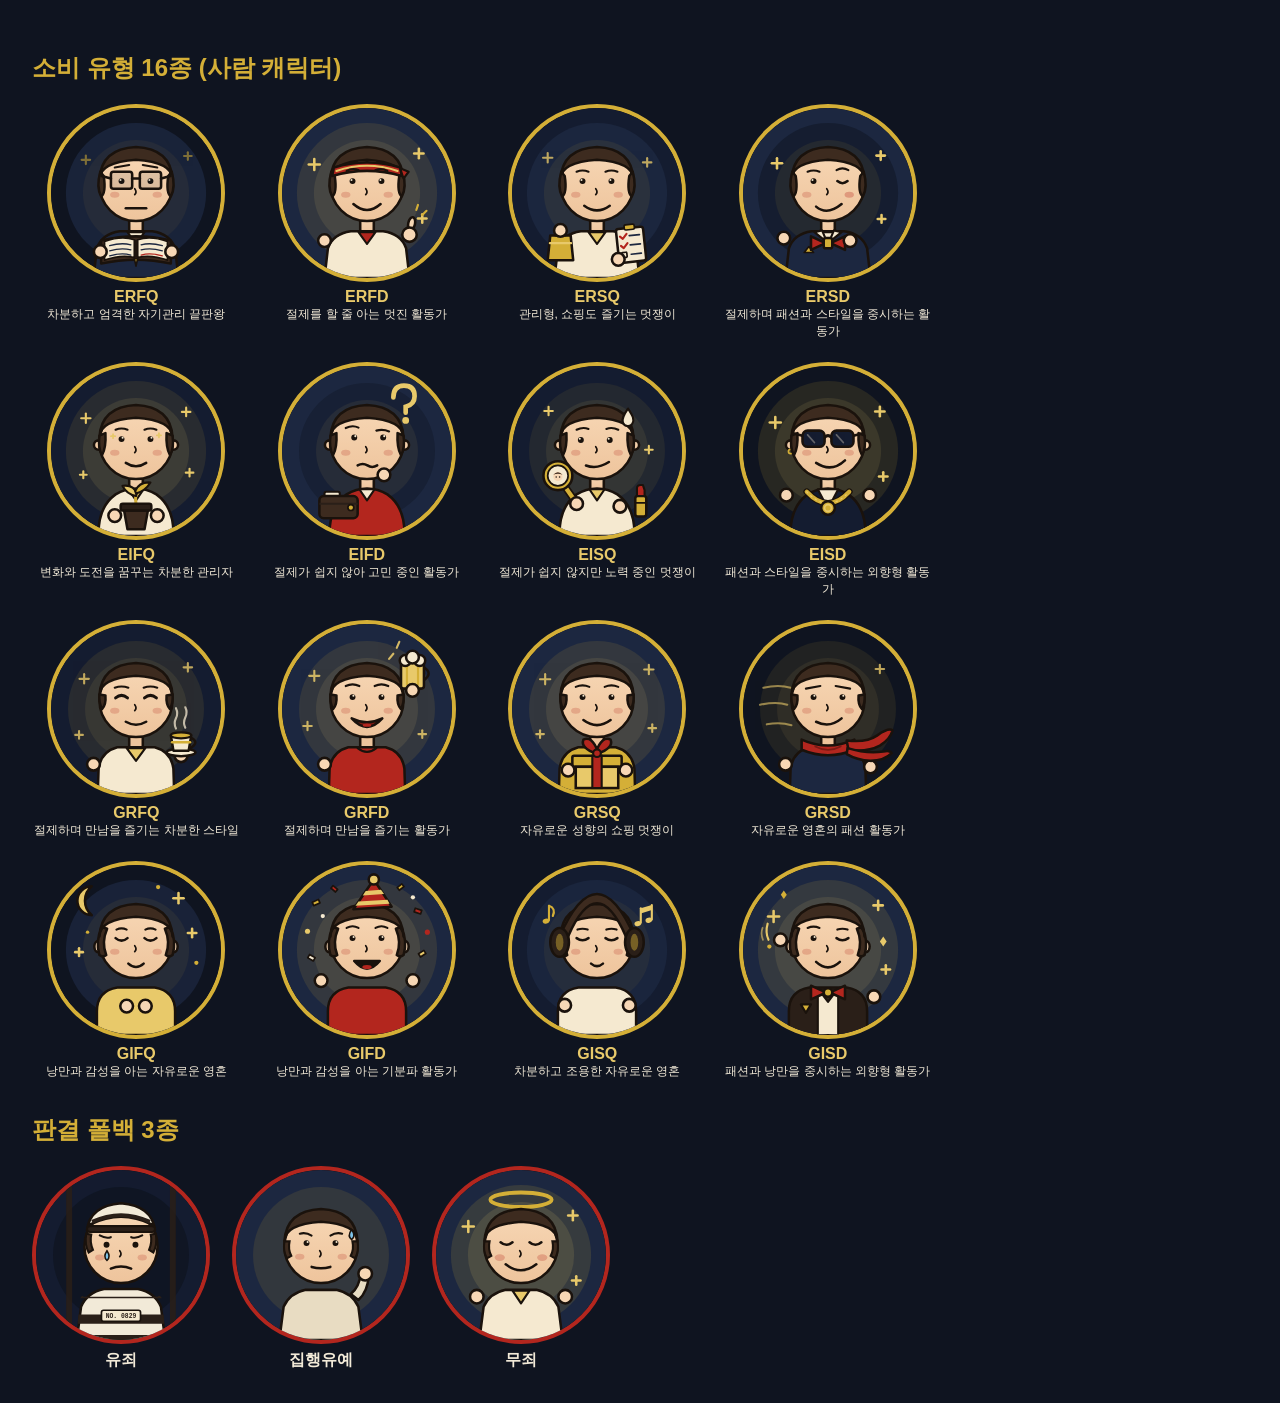
<file: assets/types-preview.html>
<!doctype html><meta charset=utf-8><title>유형 캐릭터 19종</title>
<body style="background:#0f1420;font-family:'Apple SD Gothic Neo',sans-serif;padding:24px">
<h2 style="color:#d4af37">소비 유형 16종 (사람 캐릭터)</h2>
<div style="display:grid;grid-template-columns:repeat(4,1fr);gap:22px;max-width:900px"><div style="text-align:center"><div style="width:170px;height:170px;border-radius:50%;overflow:hidden;border:4px solid #d4af37;margin:0 auto"><svg viewBox="0 0 400 400" xmlns="http://www.w3.org/2000/svg" role="img" aria-label="Strict self-manager with square glasses and ledger">
  <defs>
    <linearGradient id="skinERFQ" x1="0" y1="0" x2="0" y2="1">
      <stop offset="0" stop-color="#f7d7b5"/>
      <stop offset="1" stop-color="#eec49c"/>
    </linearGradient>
  </defs>

  <!-- background circle (calm navy) -->
  <circle cx="200" cy="200" r="200" fill="#0f1420"/>
  <circle cx="200" cy="200" r="165" fill="#1c2740" opacity="0.8"/>
  <circle cx="200" cy="200" r="125" fill="#d4af37" opacity="0.06"/>

  <!-- subtle gold sparkles -->
  <g stroke="#d4af37" stroke-width="5" stroke-linecap="round" opacity="0.55">
    <line x1="82" y1="112" x2="82" y2="132"/><line x1="72" y1="122" x2="92" y2="122"/>
    <line x1="322" y1="104" x2="322" y2="122"/><line x1="313" y1="113" x2="331" y2="113"/>
  </g>

  <!-- neck -->
  <rect x="184" y="250" width="32" height="46" rx="10" fill="url(#skinERFQ)" stroke="#1a120c" stroke-width="6"/>

  <!-- body (navy vest, parchment shirt) -->
  <path d="M100 400 L108 330 Q120 296 162 290 L238 290 Q280 296 292 330 L300 400 Z"
        fill="#1c2740" stroke="#1a120c" stroke-width="6" stroke-linejoin="round"/>
  <path d="M180 292 L200 320 L220 292 Z" fill="#f5e9d0" stroke="#1a120c" stroke-width="5" stroke-linejoin="round"/>

  <!-- face -->
  <circle cx="200" cy="180" r="86" fill="url(#skinERFQ)" stroke="#1a120c" stroke-width="6"/>

  <!-- hair: bang + sides -->
  <path d="M114 168 Q118 96 200 92 Q282 96 286 168 Q286 128 200 122 Q114 128 114 168 Z"
        fill="#3d2b1f" stroke="#1a120c" stroke-width="6" stroke-linejoin="round"/>
  <path d="M116 150 Q106 186 118 208 Q130 200 124 160 Z"
        fill="#3d2b1f" stroke="#1a120c" stroke-width="6" stroke-linejoin="round"/>
  <path d="M284 150 Q294 186 282 208 Q270 200 276 160 Z"
        fill="#3d2b1f" stroke="#1a120c" stroke-width="6" stroke-linejoin="round"/>

  <!-- stern eyebrows -->
  <path d="M150 140 L184 134" stroke="#1a120c" stroke-width="5" stroke-linecap="round" fill="none"/>
  <path d="M216 134 L250 140" stroke="#1a120c" stroke-width="5" stroke-linecap="round" fill="none"/>

  <!-- eyes -->
  <circle cx="166" cy="172" r="7" fill="#1a120c"/>
  <circle cx="163.5" cy="169.5" r="2.4" fill="#f5e9d0"/>
  <circle cx="234" cy="172" r="7" fill="#1a120c"/>
  <circle cx="231.5" cy="169.5" r="2.4" fill="#f5e9d0"/>

  <!-- square glasses -->
  <g stroke="#1a120c" stroke-width="6" fill="#1c2740" fill-opacity="0.1">
    <rect x="141" y="150" width="50" height="40" rx="6"/>
    <rect x="209" y="150" width="50" height="40" rx="6"/>
  </g>
  <line x1="191" y1="166" x2="209" y2="166" stroke="#1a120c" stroke-width="6" stroke-linecap="round"/>
  <line x1="141" y1="166" x2="119" y2="160" stroke="#1a120c" stroke-width="6" stroke-linecap="round"/>
  <line x1="259" y1="166" x2="281" y2="160" stroke="#1a120c" stroke-width="6" stroke-linecap="round"/>

  <!-- nose -->
  <path d="M197 190 q6 8 0 14" stroke="#1a120c" stroke-width="4" fill="none" stroke-linecap="round"/>

  <!-- serious straight mouth -->
  <path d="M176 236 L224 236" stroke="#1a120c" stroke-width="6" stroke-linecap="round" fill="none"/>

  <!-- blush -->
  <ellipse cx="150" cy="204" rx="11" ry="7" fill="#b3261e" opacity="0.22"/>
  <ellipse cx="250" cy="204" rx="11" ry="7" fill="#b3261e" opacity="0.22"/>

  <!-- open ledger -->
  <path d="M118 312 Q200 292 282 312 L282 366 Q200 348 118 366 Z"
        fill="#3d2b1f" stroke="#1a120c" stroke-width="6" stroke-linejoin="round"/>
  <path d="M126 314 Q166 300 196 310 L196 352 Q166 344 126 358 Z"
        fill="#f5e9d0" stroke="#1a120c" stroke-width="4" stroke-linejoin="round"/>
  <path d="M274 314 Q234 300 204 310 L204 352 Q234 344 274 358 Z"
        fill="#f5e9d0" stroke="#1a120c" stroke-width="4" stroke-linejoin="round"/>
  <line x1="200" y1="310" x2="200" y2="352" stroke="#1a120c" stroke-width="4"/>
  <!-- ruled entries -->
  <g stroke="#1c2740" stroke-width="3" stroke-linecap="round" fill="none">
    <path d="M138 324 Q166 316 188 322"/>
    <path d="M138 336 Q166 328 188 334"/>
    <path d="M138 348 Q166 340 188 346"/>
    <path d="M212 322 Q234 316 262 324"/>
    <path d="M212 334 Q234 328 262 336"/>
  </g>
  <path d="M212 346 Q234 340 262 348" stroke="#b3261e" stroke-width="3" stroke-linecap="round" fill="none"/>
  <!-- gold bookmark -->
  <path d="M196 354 L200 372 L204 354 Z" fill="#d4af37" stroke="#1a120c" stroke-width="4" stroke-linejoin="round"/>

  <!-- hands holding the ledger -->
  <circle cx="116" cy="338" r="15" fill="#f7d7b5" stroke="#1a120c" stroke-width="6"/>
  <circle cx="284" cy="338" r="15" fill="#f7d7b5" stroke="#1a120c" stroke-width="6"/>
</svg>
</div><div style="color:#e8c96a;font-weight:700;margin-top:6px">ERFQ</div><div style="color:#f2ead8;font-size:12px">차분하고 엄격한 자기관리 끝판왕</div></div><div style="text-align:center"><div style="width:170px;height:170px;border-radius:50%;overflow:hidden;border:4px solid #d4af37;margin:0 auto"><svg viewBox="0 0 400 400" xmlns="http://www.w3.org/2000/svg" role="img" aria-label="Disciplined energetic activist with headband and thumbs-up">
  <defs>
    <linearGradient id="skinERFD" x1="0" y1="0" x2="0" y2="1">
      <stop offset="0" stop-color="#f7d7b5"/>
      <stop offset="1" stop-color="#eec49c"/>
    </linearGradient>
  </defs>

  <!-- background circle (navy with gold glow) -->
  <circle cx="200" cy="200" r="200" fill="#1c2740"/>
  <circle cx="200" cy="200" r="165" fill="#d4af37" opacity="0.12"/>
  <circle cx="200" cy="200" r="125" fill="#e8c96a" opacity="0.1"/>

  <!-- gold sparkles -->
  <g stroke="#e8c96a" stroke-width="6" stroke-linecap="round">
    <line x1="76" y1="120" x2="76" y2="146"/><line x1="63" y1="133" x2="89" y2="133"/>
    <line x1="322" y1="96" x2="322" y2="118"/><line x1="311" y1="107" x2="333" y2="107"/>
    <line x1="330" y1="250" x2="330" y2="270"/><line x1="320" y1="260" x2="340" y2="260"/>
  </g>

  <!-- neck -->
  <rect x="184" y="250" width="32" height="46" rx="10" fill="url(#skinERFD)" stroke="#1a120c" stroke-width="6"/>

  <!-- body (light shirt, red V) -->
  <path d="M100 400 L108 330 Q120 296 162 290 L238 290 Q280 296 292 330 L300 400 Z"
        fill="#f5e9d0" stroke="#1a120c" stroke-width="6" stroke-linejoin="round"/>
  <path d="M180 292 L200 320 L220 292 Z" fill="#b3261e" stroke="#1a120c" stroke-width="5" stroke-linejoin="round"/>

  <!-- face -->
  <circle cx="200" cy="180" r="86" fill="url(#skinERFD)" stroke="#1a120c" stroke-width="6"/>

  <!-- hair: bang + sides -->
  <path d="M114 168 Q118 96 200 92 Q282 96 286 168 Q286 128 200 122 Q114 128 114 168 Z"
        fill="#3d2b1f" stroke="#1a120c" stroke-width="6" stroke-linejoin="round"/>
  <path d="M116 150 Q106 186 118 208 Q130 200 124 160 Z"
        fill="#3d2b1f" stroke="#1a120c" stroke-width="6" stroke-linejoin="round"/>
  <path d="M284 150 Q294 186 282 208 Q270 200 276 160 Z"
        fill="#3d2b1f" stroke="#1a120c" stroke-width="6" stroke-linejoin="round"/>

  <!-- red sport headband over the hair -->
  <path d="M122 140 Q200 116 278 140 L282 160 Q200 136 118 160 Z"
        fill="#b3261e" stroke="#1a120c" stroke-width="6" stroke-linejoin="round"/>
  <path d="M128 148 Q200 124 272 148" stroke="#e8c96a" stroke-width="5" stroke-linecap="round" fill="none"/>
  <path d="M278 142 L298 150 L286 166 Z" fill="#b3261e" stroke="#1a120c" stroke-width="5" stroke-linejoin="round"/>

  <!-- confident eyebrows -->
  <path d="M152 148 Q166 140 180 146" stroke="#1a120c" stroke-width="5" stroke-linecap="round" fill="none"/>
  <path d="M220 146 Q234 140 248 148" stroke="#1a120c" stroke-width="5" stroke-linecap="round" fill="none"/>

  <!-- eyes -->
  <circle cx="166" cy="172" r="7" fill="#1a120c"/>
  <circle cx="163.5" cy="169.5" r="2.4" fill="#f5e9d0"/>
  <circle cx="234" cy="172" r="7" fill="#1a120c"/>
  <circle cx="231.5" cy="169.5" r="2.4" fill="#f5e9d0"/>

  <!-- nose -->
  <path d="M197 190 q6 8 0 14" stroke="#1a120c" stroke-width="4" fill="none" stroke-linecap="round"/>

  <!-- confident big smile -->
  <path d="M168 226 Q200 254 232 226" stroke="#1a120c" stroke-width="6" stroke-linecap="round" fill="none"/>

  <!-- blush -->
  <ellipse cx="150" cy="204" rx="11" ry="7" fill="#b3261e" opacity="0.22"/>
  <ellipse cx="250" cy="204" rx="11" ry="7" fill="#b3261e" opacity="0.22"/>

  <!-- left hand -->
  <circle cx="100" cy="312" r="15" fill="#f7d7b5" stroke="#1a120c" stroke-width="6"/>

  <!-- right thumbs-up -->
  <ellipse cx="305" cy="272" rx="8" ry="15" transform="rotate(12 305 272)"
           fill="#f7d7b5" stroke="#1a120c" stroke-width="6"/>
  <circle cx="300" cy="298" r="17" fill="#f7d7b5" stroke="#1a120c" stroke-width="6"/>
  <!-- gold zing lines around the thumb -->
  <g stroke="#d4af37" stroke-width="5" stroke-linecap="round">
    <line x1="330" y1="252" x2="340" y2="242"/>
    <line x1="316" y1="240" x2="320" y2="228"/>
  </g>
</svg>
</div><div style="color:#e8c96a;font-weight:700;margin-top:6px">ERFD</div><div style="color:#f2ead8;font-size:12px">절제를 할 줄 아는 멋진 활동가</div></div><div style="text-align:center"><div style="width:170px;height:170px;border-radius:50%;overflow:hidden;border:4px solid #d4af37;margin:0 auto"><svg viewBox="0 0 400 400" xmlns="http://www.w3.org/2000/svg" role="img" aria-label="Managed shopper checking a list with one shopping bag">
  <defs>
    <linearGradient id="skinERSQ" x1="0" y1="0" x2="0" y2="1">
      <stop offset="0" stop-color="#f7d7b5"/>
      <stop offset="1" stop-color="#eec49c"/>
    </linearGradient>
  </defs>

  <!-- background circle (deep navy, soft gold ring) -->
  <circle cx="200" cy="200" r="200" fill="#141c30"/>
  <circle cx="200" cy="200" r="165" fill="#1c2740" opacity="0.9"/>
  <circle cx="200" cy="200" r="125" fill="#d4af37" opacity="0.08"/>

  <!-- gold sparkles -->
  <g stroke="#e8c96a" stroke-width="5" stroke-linecap="round" opacity="0.8">
    <line x1="84" y1="106" x2="84" y2="128"/><line x1="73" y1="117" x2="95" y2="117"/>
    <line x1="318" y1="118" x2="318" y2="138"/><line x1="308" y1="128" x2="328" y2="128"/>
  </g>

  <!-- neck -->
  <rect x="184" y="250" width="32" height="46" rx="10" fill="url(#skinERSQ)" stroke="#1a120c" stroke-width="6"/>

  <!-- body (light shirt, gold V) -->
  <path d="M100 400 L108 330 Q120 296 162 290 L238 290 Q280 296 292 330 L300 400 Z"
        fill="#f5e9d0" stroke="#1a120c" stroke-width="6" stroke-linejoin="round"/>
  <path d="M180 292 L200 320 L220 292 Z" fill="#e8c96a" stroke="#1a120c" stroke-width="5" stroke-linejoin="round"/>

  <!-- face -->
  <circle cx="200" cy="180" r="86" fill="url(#skinERSQ)" stroke="#1a120c" stroke-width="6"/>

  <!-- hair: bang + sides -->
  <path d="M114 168 Q118 96 200 92 Q282 96 286 168 Q286 128 200 122 Q114 128 114 168 Z"
        fill="#3d2b1f" stroke="#1a120c" stroke-width="6" stroke-linejoin="round"/>
  <path d="M116 150 Q106 186 118 208 Q130 200 124 160 Z"
        fill="#3d2b1f" stroke="#1a120c" stroke-width="6" stroke-linejoin="round"/>
  <path d="M284 150 Q294 186 282 208 Q270 200 276 160 Z"
        fill="#3d2b1f" stroke="#1a120c" stroke-width="6" stroke-linejoin="round"/>

  <!-- relaxed eyebrows -->
  <path d="M152 150 Q166 144 180 150" stroke="#1a120c" stroke-width="5" stroke-linecap="round" fill="none"/>
  <path d="M220 150 Q234 144 248 150" stroke="#1a120c" stroke-width="5" stroke-linecap="round" fill="none"/>

  <!-- eyes -->
  <circle cx="166" cy="172" r="7" fill="#1a120c"/>
  <circle cx="163.5" cy="169.5" r="2.4" fill="#f5e9d0"/>
  <circle cx="234" cy="172" r="7" fill="#1a120c"/>
  <circle cx="231.5" cy="169.5" r="2.4" fill="#f5e9d0"/>

  <!-- nose -->
  <path d="M197 190 q6 8 0 14" stroke="#1a120c" stroke-width="4" fill="none" stroke-linecap="round"/>

  <!-- satisfied smile -->
  <path d="M170 230 Q200 252 230 230" stroke="#1a120c" stroke-width="6" stroke-linecap="round" fill="none"/>

  <!-- blush -->
  <ellipse cx="150" cy="204" rx="11" ry="7" fill="#b3261e" opacity="0.22"/>
  <ellipse cx="250" cy="204" rx="11" ry="7" fill="#b3261e" opacity="0.22"/>

  <!-- small gold shopping bag (left) -->
  <path d="M90 300 L138 300 L144 358 L84 358 Z"
        fill="#d4af37" stroke="#1a120c" stroke-width="6" stroke-linejoin="round"/>
  <line x1="89" y1="318" x2="139" y2="318" stroke="#e8c96a" stroke-width="5" stroke-linecap="round"/>
  <path d="M102 300 Q114 278 126 300" stroke="#1a120c" stroke-width="5" fill="none" stroke-linecap="round"/>
  <!-- left hand gripping the handle -->
  <circle cx="114" cy="288" r="15" fill="#f7d7b5" stroke="#1a120c" stroke-width="6"/>

  <!-- checklist (right, slightly tilted) -->
  <g transform="rotate(-6 280 320)">
    <rect x="248" y="282" width="64" height="80" rx="6" fill="#f5e9d0" stroke="#1a120c" stroke-width="6"/>
    <rect x="268" y="274" width="24" height="12" rx="4" fill="#d4af37" stroke="#1a120c" stroke-width="4"/>
    <path d="M256 300 l6 6 l10 -11" stroke="#b3261e" stroke-width="5" fill="none" stroke-linecap="round" stroke-linejoin="round"/>
    <line x1="278" y1="300" x2="302" y2="300" stroke="#1c2740" stroke-width="4" stroke-linecap="round"/>
    <path d="M256 322 l6 6 l10 -11" stroke="#b3261e" stroke-width="5" fill="none" stroke-linecap="round" stroke-linejoin="round"/>
    <line x1="278" y1="322" x2="302" y2="322" stroke="#1c2740" stroke-width="4" stroke-linecap="round"/>
    <rect x="256" y="338" width="12" height="12" rx="2" fill="none" stroke="#1a120c" stroke-width="4"/>
    <line x1="278" y1="344" x2="302" y2="344" stroke="#1c2740" stroke-width="4" stroke-linecap="round"/>
  </g>
  <!-- right hand holding the list -->
  <circle cx="250" cy="356" r="15" fill="#f7d7b5" stroke="#1a120c" stroke-width="6"/>
</svg>
</div><div style="color:#e8c96a;font-weight:700;margin-top:6px">ERSQ</div><div style="color:#f2ead8;font-size:12px">관리형, 쇼핑도 즐기는 멋쟁이</div></div><div style="text-align:center"><div style="width:170px;height:170px;border-radius:50%;overflow:hidden;border:4px solid #d4af37;margin:0 auto"><svg viewBox="0 0 400 400" xmlns="http://www.w3.org/2000/svg" role="img" aria-label="Stylish restrained activist with bow tie, winking">
  <defs>
    <linearGradient id="skinERSD" x1="0" y1="0" x2="0" y2="1">
      <stop offset="0" stop-color="#f7d7b5"/>
      <stop offset="1" stop-color="#eec49c"/>
    </linearGradient>
  </defs>

  <!-- background circle (navy with gold arcs) -->
  <circle cx="200" cy="200" r="200" fill="#1c2740"/>
  <circle cx="200" cy="200" r="165" fill="#0f1420" opacity="0.5"/>
  <circle cx="200" cy="200" r="125" fill="#d4af37" opacity="0.08"/>

  <!-- gold sparkles -->
  <g stroke="#e8c96a" stroke-width="6" stroke-linecap="round">
    <line x1="80" y1="118" x2="80" y2="142"/><line x1="68" y1="130" x2="92" y2="130"/>
    <line x1="324" y1="102" x2="324" y2="122"/><line x1="314" y1="112" x2="334" y2="112"/>
    <line x1="326" y1="252" x2="326" y2="270"/><line x1="317" y1="261" x2="335" y2="261"/>
  </g>

  <!-- neck -->
  <rect x="184" y="250" width="32" height="46" rx="10" fill="url(#skinERSD)" stroke="#1a120c" stroke-width="6"/>

  <!-- body (navy blazer, parchment shirt) -->
  <path d="M100 400 L108 330 Q120 296 162 290 L238 290 Q280 296 292 330 L300 400 Z"
        fill="#1c2740" stroke="#1a120c" stroke-width="6" stroke-linejoin="round"/>
  <path d="M176 292 L200 318 L224 292 Z" fill="#f5e9d0" stroke="#1a120c" stroke-width="5" stroke-linejoin="round"/>
  <!-- collar wings -->
  <path d="M198 316 L168 292 L186 288 Z" fill="#f5e9d0" stroke="#1a120c" stroke-width="5" stroke-linejoin="round"/>
  <path d="M202 316 L232 292 L214 288 Z" fill="#f5e9d0" stroke="#1a120c" stroke-width="5" stroke-linejoin="round"/>
  <!-- gold pocket square -->
  <path d="M144 340 L166 340 L155 326 Z" fill="#d4af37" stroke="#1a120c" stroke-width="4" stroke-linejoin="round"/>

  <!-- red bow tie with gold knot -->
  <path d="M194 318 L160 302 L160 334 Z" fill="#b3261e" stroke="#1a120c" stroke-width="6" stroke-linejoin="round"/>
  <path d="M206 318 L240 302 L240 334 Z" fill="#b3261e" stroke="#1a120c" stroke-width="6" stroke-linejoin="round"/>
  <rect x="190" y="306" width="20" height="24" rx="5" fill="#d4af37" stroke="#1a120c" stroke-width="6"/>

  <!-- face -->
  <circle cx="200" cy="180" r="86" fill="url(#skinERSD)" stroke="#1a120c" stroke-width="6"/>

  <!-- hair: bang + sides -->
  <path d="M114 168 Q118 96 200 92 Q282 96 286 168 Q286 128 200 122 Q114 128 114 168 Z"
        fill="#3d2b1f" stroke="#1a120c" stroke-width="6" stroke-linejoin="round"/>
  <path d="M116 150 Q106 186 118 208 Q130 200 124 160 Z"
        fill="#3d2b1f" stroke="#1a120c" stroke-width="6" stroke-linejoin="round"/>
  <path d="M284 150 Q294 186 282 208 Q270 200 276 160 Z"
        fill="#3d2b1f" stroke="#1a120c" stroke-width="6" stroke-linejoin="round"/>

  <!-- eyebrows: raised over the wink -->
  <path d="M152 150 Q166 144 180 150" stroke="#1a120c" stroke-width="5" stroke-linecap="round" fill="none"/>
  <path d="M220 146 Q234 138 248 146" stroke="#1a120c" stroke-width="5" stroke-linecap="round" fill="none"/>

  <!-- left eye open, right eye winking -->
  <circle cx="166" cy="172" r="7" fill="#1a120c"/>
  <circle cx="163.5" cy="169.5" r="2.4" fill="#f5e9d0"/>
  <path d="M222 172 Q234 182 246 172" stroke="#1a120c" stroke-width="6" stroke-linecap="round" fill="none"/>

  <!-- nose -->
  <path d="M197 190 q6 8 0 14" stroke="#1a120c" stroke-width="4" fill="none" stroke-linecap="round"/>

  <!-- confident smirk -->
  <path d="M172 232 Q198 254 232 226" stroke="#1a120c" stroke-width="6" stroke-linecap="round" fill="none"/>

  <!-- blush (stronger on wink side) -->
  <ellipse cx="150" cy="204" rx="11" ry="7" fill="#b3261e" opacity="0.22"/>
  <ellipse cx="250" cy="204" rx="11" ry="7" fill="#b3261e" opacity="0.3"/>

  <!-- hands: left down, right adjusting the bow tie -->
  <circle cx="96" cy="306" r="15" fill="#f7d7b5" stroke="#1a120c" stroke-width="6"/>
  <circle cx="252" cy="312" r="15" fill="#f7d7b5" stroke="#1a120c" stroke-width="6"/>
</svg>
</div><div style="color:#e8c96a;font-weight:700;margin-top:6px">ERSD</div><div style="color:#f2ead8;font-size:12px">절제하며 패션과 스타일을 중시하는 활동가</div></div><div style="text-align:center"><div style="width:170px;height:170px;border-radius:50%;overflow:hidden;border:4px solid #d4af37;margin:0 auto"><svg viewBox="0 0 400 400" xmlns="http://www.w3.org/2000/svg" role="img" aria-label="Calm steward holding a golden sprout pot">
  <defs>
    <linearGradient id="skinEIFQ" x1="0" y1="0" x2="0" y2="1">
      <stop offset="0" stop-color="#f7d7b5"/>
      <stop offset="1" stop-color="#eec49c"/>
    </linearGradient>
  </defs>
  <!-- background circle (soft gold glow) -->
  <circle cx="200" cy="200" r="200" fill="#141c30"/>
  <circle cx="200" cy="200" r="165" fill="#d4af37" opacity="0.10"/>
  <circle cx="200" cy="200" r="125" fill="#e8c96a" opacity="0.10"/>

  <!-- sparkles -->
  <g stroke="#e8c96a" stroke-width="5" stroke-linecap="round">
    <line x1="82" y1="112" x2="82" y2="134"/><line x1="71" y1="123" x2="93" y2="123"/>
    <line x1="318" y1="98" x2="318" y2="118"/><line x1="308" y1="108" x2="328" y2="108"/>
    <line x1="326" y1="242" x2="326" y2="260"/><line x1="317" y1="251" x2="335" y2="251"/>
    <line x1="76" y1="248" x2="76" y2="264"/><line x1="68" y1="256" x2="84" y2="256"/>
  </g>

  <!-- neck -->
  <rect x="184" y="252" width="32" height="40" fill="url(#skinEIFQ)" stroke="#1a120c" stroke-width="6"/>
  <!-- body (calm parchment top, round shoulders) -->
  <path d="M112 400 Q110 332 152 302 Q174 288 200 288 Q226 288 248 302 Q290 332 288 400 Z"
        fill="#f5e9d0" stroke="#1a120c" stroke-width="6" stroke-linejoin="round"/>
  <path d="M182 290 L200 316 L218 290 Z" fill="#e8c96a" stroke="#1a120c" stroke-width="5" stroke-linejoin="round"/>

  <!-- ears -->
  <circle cx="112" cy="186" r="11" fill="url(#skinEIFQ)" stroke="#1a120c" stroke-width="6"/>
  <circle cx="288" cy="186" r="11" fill="url(#skinEIFQ)" stroke="#1a120c" stroke-width="6"/>
  <!-- face -->
  <circle cx="200" cy="180" r="86" fill="url(#skinEIFQ)" stroke="#1a120c" stroke-width="6"/>
  <!-- hair (simple bang + sides) -->
  <path d="M114 168 Q118 96 200 92 Q282 96 286 168 Q286 128 200 122 Q114 128 114 168 Z"
        fill="#3d2b1f" stroke="#1a120c" stroke-width="6" stroke-linejoin="round"/>
  <path d="M114 164 Q110 192 120 210 Q130 192 128 158 Z" fill="#3d2b1f" stroke="#1a120c" stroke-width="6" stroke-linejoin="round"/>
  <path d="M286 164 Q290 192 280 210 Q270 192 272 158 Z" fill="#3d2b1f" stroke="#1a120c" stroke-width="6" stroke-linejoin="round"/>

  <!-- gentle brows -->
  <path d="M152 150 Q166 144 180 150" stroke="#1a120c" stroke-width="5" stroke-linecap="round" fill="none"/>
  <path d="M220 150 Q234 144 248 150" stroke="#1a120c" stroke-width="5" stroke-linecap="round" fill="none"/>
  <!-- sparkling eyes -->
  <circle cx="166" cy="172" r="7" fill="#1a120c"/>
  <circle cx="234" cy="172" r="7" fill="#1a120c"/>
  <circle cx="168.5" cy="169" r="2.4" fill="#f5e9d0"/>
  <circle cx="236.5" cy="169" r="2.4" fill="#f5e9d0"/>
  <g stroke="#e8c96a" stroke-width="4" stroke-linecap="round">
    <line x1="146" y1="160" x2="146" y2="170"/><line x1="141" y1="165" x2="151" y2="165"/>
    <line x1="254" y1="158" x2="254" y2="168"/><line x1="249" y1="163" x2="259" y2="163"/>
  </g>

  <!-- nose -->
  <path d="M197 190 q6 8 0 14" stroke="#1a120c" stroke-width="4" stroke-linecap="round" fill="none"/>
  <!-- calm smile -->
  <path d="M176 228 Q200 244 224 228" stroke="#1a120c" stroke-width="6" stroke-linecap="round" fill="none"/>
  <!-- cheeks -->
  <ellipse cx="150" cy="204" rx="11" ry="7" fill="#b3261e" opacity="0.22"/>
  <ellipse cx="250" cy="204" rx="11" ry="7" fill="#b3261e" opacity="0.22"/>

  <!-- cherished sprout pot (held in front) -->
  <path d="M200 326 Q198 312 200 298" stroke="#d4af37" stroke-width="7" stroke-linecap="round" fill="none"/>
  <path d="M200 306 Q178 302 168 282 Q194 278 202 300 Z" fill="#e8c96a" stroke="#1a120c" stroke-width="5" stroke-linejoin="round"/>
  <path d="M200 300 Q222 294 234 274 Q208 272 198 294 Z" fill="#d4af37" stroke="#1a120c" stroke-width="5" stroke-linejoin="round"/>
  <path d="M172 340 L180 384 L220 384 L228 340 Z" fill="#3d2b1f" stroke="#1a120c" stroke-width="6" stroke-linejoin="round"/>
  <rect x="164" y="324" width="72" height="16" rx="5" fill="#2a1f18" stroke="#1a120c" stroke-width="6"/>

  <!-- hands holding the pot -->
  <circle cx="150" cy="352" r="15" fill="#f7d7b5" stroke="#1a120c" stroke-width="6"/>
  <circle cx="250" cy="352" r="15" fill="#f7d7b5" stroke="#1a120c" stroke-width="6"/>
</svg>
</div><div style="color:#e8c96a;font-weight:700;margin-top:6px">EIFQ</div><div style="color:#f2ead8;font-size:12px">변화와 도전을 꿈꾸는 차분한 관리자</div></div><div style="text-align:center"><div style="width:170px;height:170px;border-radius:50%;overflow:hidden;border:4px solid #d4af37;margin:0 auto"><svg viewBox="0 0 400 400" xmlns="http://www.w3.org/2000/svg" role="img" aria-label="Pondering person with hand on chin, question mark, and wallet">
  <defs>
    <linearGradient id="skinEIFD" x1="0" y1="0" x2="0" y2="1">
      <stop offset="0" stop-color="#f7d7b5"/>
      <stop offset="1" stop-color="#eec49c"/>
    </linearGradient>
  </defs>
  <!-- background circle -->
  <circle cx="200" cy="200" r="200" fill="#1c2740"/>
  <circle cx="200" cy="200" r="160" fill="#0f1420" opacity="0.35"/>
  <circle cx="200" cy="200" r="120" fill="#e8c96a" opacity="0.07"/>

  <!-- question mark above head -->
  <path d="M262 74 Q262 46 287 46 Q312 46 312 71 Q312 90 291 96 L291 110"
        fill="none" stroke="#e8c96a" stroke-width="11" stroke-linecap="round"/>
  <circle cx="291" cy="128" r="8" fill="#e8c96a"/>
  <!-- small thought dots -->
  <circle cx="252" cy="118" r="4" fill="#d4af37" opacity="0.7"/>
  <circle cx="240" cy="104" r="3" fill="#d4af37" opacity="0.5"/>

  <!-- neck -->
  <rect x="184" y="252" width="32" height="40" fill="url(#skinEIFD)" stroke="#1a120c" stroke-width="6"/>
  <!-- body (bold red top, round shoulders) -->
  <path d="M112 400 Q110 332 152 302 Q174 288 200 288 Q226 288 248 302 Q290 332 288 400 Z"
        fill="#b3261e" stroke="#1a120c" stroke-width="6" stroke-linejoin="round"/>
  <path d="M182 290 L200 316 L218 290 Z" fill="#f5e9d0" stroke="#1a120c" stroke-width="5" stroke-linejoin="round"/>

  <!-- resting hand -->
  <circle cx="116" cy="318" r="15" fill="#f7d7b5" stroke="#1a120c" stroke-width="6"/>

  <!-- ears -->
  <circle cx="112" cy="186" r="11" fill="url(#skinEIFD)" stroke="#1a120c" stroke-width="6"/>
  <circle cx="288" cy="186" r="11" fill="url(#skinEIFD)" stroke="#1a120c" stroke-width="6"/>
  <!-- face -->
  <circle cx="200" cy="180" r="86" fill="url(#skinEIFD)" stroke="#1a120c" stroke-width="6"/>
  <!-- hair (simple bang + sides) -->
  <path d="M114 168 Q118 96 200 92 Q282 96 286 168 Q286 128 200 122 Q114 128 114 168 Z"
        fill="#3d2b1f" stroke="#1a120c" stroke-width="6" stroke-linejoin="round"/>
  <path d="M114 164 Q110 192 120 210 Q130 192 128 158 Z" fill="#3d2b1f" stroke="#1a120c" stroke-width="6" stroke-linejoin="round"/>
  <path d="M286 164 Q290 192 280 210 Q270 192 272 158 Z" fill="#3d2b1f" stroke="#1a120c" stroke-width="6" stroke-linejoin="round"/>

  <!-- puzzled brows (one raised) -->
  <path d="M150 146 Q166 138 180 145" stroke="#1a120c" stroke-width="5" stroke-linecap="round" fill="none"/>
  <path d="M222 152 Q238 148 252 154" stroke="#1a120c" stroke-width="5" stroke-linecap="round" fill="none"/>
  <!-- eyes glancing up toward the question -->
  <circle cx="170" cy="168" r="7" fill="#1a120c"/>
  <circle cx="238" cy="168" r="7" fill="#1a120c"/>
  <circle cx="172.5" cy="165" r="2.4" fill="#f5e9d0"/>
  <circle cx="240.5" cy="165" r="2.4" fill="#f5e9d0"/>

  <!-- nose -->
  <path d="M197 190 q6 8 0 14" stroke="#1a120c" stroke-width="4" stroke-linecap="round" fill="none"/>
  <!-- worried wavy mouth -->
  <path d="M178 234 Q190 227 201 234 Q212 241 224 234" stroke="#1a120c" stroke-width="6" stroke-linecap="round" fill="none"/>
  <!-- cheeks -->
  <ellipse cx="150" cy="204" rx="11" ry="7" fill="#b3261e" opacity="0.22"/>
  <ellipse cx="250" cy="204" rx="11" ry="7" fill="#b3261e" opacity="0.22"/>

  <!-- hand propped on chin -->
  <circle cx="240" cy="256" r="15" fill="#f7d7b5" stroke="#1a120c" stroke-width="6"/>

  <!-- wallet beside -->
  <rect x="100" y="296" width="36" height="16" rx="4" fill="#f5e9d0" stroke="#1a120c" stroke-width="5"/>
  <rect x="88" y="306" width="90" height="52" rx="10" fill="#3d2b1f" stroke="#1a120c" stroke-width="6"/>
  <path d="M88 324 L178 324" stroke="#2a1f18" stroke-width="5"/>
  <circle cx="162" cy="333" r="7" fill="#d4af37" stroke="#1a120c" stroke-width="4"/>
</svg>
</div><div style="color:#e8c96a;font-weight:700;margin-top:6px">EIFD</div><div style="color:#f2ead8;font-size:12px">절제가 쉽지 않아 고민 중인 활동가</div></div><div style="text-align:center"><div style="width:170px;height:170px;border-radius:50%;overflow:hidden;border:4px solid #d4af37;margin:0 auto"><svg viewBox="0 0 400 400" xmlns="http://www.w3.org/2000/svg" role="img" aria-label="Style-conscious person checking a hand mirror with one sweat drop and a lipstick">
  <defs>
    <linearGradient id="skinEISQ" x1="0" y1="0" x2="0" y2="1">
      <stop offset="0" stop-color="#f7d7b5"/>
      <stop offset="1" stop-color="#eec49c"/>
    </linearGradient>
  </defs>
  <!-- background circle -->
  <circle cx="200" cy="200" r="200" fill="#141c30"/>
  <circle cx="200" cy="200" r="160" fill="#d4af37" opacity="0.08"/>
  <circle cx="200" cy="200" r="120" fill="#e8c96a" opacity="0.08"/>

  <!-- sparkles -->
  <g stroke="#e8c96a" stroke-width="5" stroke-linecap="round">
    <line x1="86" y1="96" x2="86" y2="116"/><line x1="76" y1="106" x2="96" y2="106"/>
    <line x1="322" y1="188" x2="322" y2="206"/><line x1="313" y1="197" x2="331" y2="197"/>
  </g>

  <!-- neck -->
  <rect x="184" y="252" width="32" height="40" fill="url(#skinEISQ)" stroke="#1a120c" stroke-width="6"/>
  <!-- body (parchment top with gold collar) -->
  <path d="M112 400 Q110 332 152 302 Q174 288 200 288 Q226 288 248 302 Q290 332 288 400 Z"
        fill="#f5e9d0" stroke="#1a120c" stroke-width="6" stroke-linejoin="round"/>
  <path d="M182 290 L200 316 L218 290 Z" fill="#e8c96a" stroke="#1a120c" stroke-width="5" stroke-linejoin="round"/>

  <!-- ears -->
  <circle cx="112" cy="186" r="11" fill="url(#skinEISQ)" stroke="#1a120c" stroke-width="6"/>
  <circle cx="288" cy="186" r="11" fill="url(#skinEISQ)" stroke="#1a120c" stroke-width="6"/>
  <!-- face -->
  <circle cx="200" cy="180" r="86" fill="url(#skinEISQ)" stroke="#1a120c" stroke-width="6"/>
  <!-- hair (simple bang + sides) -->
  <path d="M114 168 Q118 96 200 92 Q282 96 286 168 Q286 128 200 122 Q114 128 114 168 Z"
        fill="#3d2b1f" stroke="#1a120c" stroke-width="6" stroke-linejoin="round"/>
  <path d="M114 164 Q110 192 120 210 Q130 192 128 158 Z" fill="#3d2b1f" stroke="#1a120c" stroke-width="6" stroke-linejoin="round"/>
  <path d="M286 164 Q290 192 280 210 Q270 192 272 158 Z" fill="#3d2b1f" stroke="#1a120c" stroke-width="6" stroke-linejoin="round"/>

  <!-- slightly worried brows -->
  <path d="M152 150 Q166 143 180 148" stroke="#1a120c" stroke-width="5" stroke-linecap="round" fill="none"/>
  <path d="M222 148 Q236 143 250 150" stroke="#1a120c" stroke-width="5" stroke-linecap="round" fill="none"/>
  <!-- eyes glancing toward the mirror -->
  <circle cx="162" cy="174" r="7" fill="#1a120c"/>
  <circle cx="230" cy="174" r="7" fill="#1a120c"/>
  <circle cx="159.5" cy="171" r="2.4" fill="#f5e9d0"/>
  <circle cx="227.5" cy="171" r="2.4" fill="#f5e9d0"/>

  <!-- one sweat drop on the temple -->
  <path d="M273 100 C282 115 290 125 283 136 C278 144 265 143 261 133 C257 123 265 112 273 100 Z"
        fill="#f5e9d0" stroke="#1a120c" stroke-width="5" stroke-linejoin="round"/>

  <!-- nose -->
  <path d="M197 190 q6 8 0 14" stroke="#1a120c" stroke-width="4" stroke-linecap="round" fill="none"/>
  <!-- nervous lopsided smile -->
  <path d="M174 234 Q200 244 228 226" stroke="#1a120c" stroke-width="6" stroke-linecap="round" fill="none"/>
  <!-- cheeks -->
  <ellipse cx="150" cy="204" rx="11" ry="7" fill="#b3261e" opacity="0.22"/>
  <ellipse cx="250" cy="204" rx="11" ry="7" fill="#b3261e" opacity="0.22"/>

  <!-- hand mirror (gold frame, tiny reflection) -->
  <line x1="126" y1="286" x2="150" y2="320" stroke="#1a120c" stroke-width="18" stroke-linecap="round"/>
  <line x1="126" y1="286" x2="150" y2="320" stroke="#d4af37" stroke-width="10" stroke-linecap="round"/>
  <circle cx="108" cy="258" r="34" fill="#d4af37" stroke="#1a120c" stroke-width="6"/>
  <circle cx="108" cy="258" r="24" fill="#f5e9d0" stroke="#1a120c" stroke-width="4"/>
  <circle cx="108" cy="260" r="11" fill="#f7d7b5"/>
  <path d="M97 256 Q108 244 119 256 Q108 251 97 256 Z" fill="#3d2b1f"/>
  <circle cx="104" cy="261" r="1.8" fill="#1a120c"/>
  <circle cx="112" cy="261" r="1.8" fill="#1a120c"/>
  <!-- hand gripping the handle -->
  <circle cx="152" cy="324" r="15" fill="#f7d7b5" stroke="#1a120c" stroke-width="6"/>

  <!-- other hand -->
  <circle cx="254" cy="330" r="15" fill="#f7d7b5" stroke="#1a120c" stroke-width="6"/>

  <!-- lipstick beside -->
  <rect x="290" y="306" width="26" height="48" rx="6" fill="#d4af37" stroke="#1a120c" stroke-width="6"/>
  <path d="M294 306 L294 288 Q294 280 303 280 L308 280 L312 292 L312 306 Z"
        fill="#b3261e" stroke="#1a120c" stroke-width="5" stroke-linejoin="round"/>
  <line x1="290" y1="322" x2="316" y2="322" stroke="#1a120c" stroke-width="4"/>
</svg>
</div><div style="color:#e8c96a;font-weight:700;margin-top:6px">EISQ</div><div style="color:#f2ead8;font-size:12px">절제가 쉽지 않지만 노력 중인 멋쟁이</div></div><div style="text-align:center"><div style="width:170px;height:170px;border-radius:50%;overflow:hidden;border:4px solid #d4af37;margin:0 auto"><svg viewBox="0 0 400 400" xmlns="http://www.w3.org/2000/svg" role="img" aria-label="Confident person in black sunglasses with a gold chain">
  <defs>
    <linearGradient id="skinEISD" x1="0" y1="0" x2="0" y2="1">
      <stop offset="0" stop-color="#f7d7b5"/>
      <stop offset="1" stop-color="#eec49c"/>
    </linearGradient>
  </defs>
  <!-- background circle (bold gold glow) -->
  <circle cx="200" cy="200" r="200" fill="#0f1420"/>
  <circle cx="200" cy="200" r="165" fill="#d4af37" opacity="0.12"/>
  <circle cx="200" cy="200" r="125" fill="#e8c96a" opacity="0.10"/>

  <!-- sparkles -->
  <g stroke="#e8c96a" stroke-width="6" stroke-linecap="round">
    <line x1="76" y1="120" x2="76" y2="146"/><line x1="63" y1="133" x2="89" y2="133"/>
    <line x1="322" y1="96" x2="322" y2="118"/><line x1="311" y1="107" x2="333" y2="107"/>
    <line x1="330" y1="250" x2="330" y2="270"/><line x1="320" y1="260" x2="340" y2="260"/>
  </g>

  <!-- neck -->
  <rect x="184" y="252" width="32" height="40" fill="url(#skinEISD)" stroke="#1a120c" stroke-width="6"/>
  <!-- body (dark jacket over bright shirt) -->
  <path d="M112 400 Q110 332 152 302 Q174 288 200 288 Q226 288 248 302 Q290 332 288 400 Z"
        fill="#141c30" stroke="#1a120c" stroke-width="6" stroke-linejoin="round"/>
  <path d="M176 290 L200 336 L224 290 Z" fill="#f5e9d0" stroke="#1a120c" stroke-width="5" stroke-linejoin="round"/>

  <!-- gold chain with medallion -->
  <path d="M150 296 Q200 350 250 296" fill="none" stroke="#1a120c" stroke-width="16" stroke-linecap="round"/>
  <path d="M150 296 Q200 350 250 296" fill="none" stroke="#d4af37" stroke-width="10" stroke-linecap="round"/>
  <path d="M150 296 Q200 350 250 296" fill="none" stroke="#e8c96a" stroke-width="3" stroke-linecap="round" stroke-dasharray="3 10"/>
  <circle cx="200" cy="334" r="16" fill="#d4af37" stroke="#1a120c" stroke-width="6"/>
  <circle cx="200" cy="334" r="8" fill="none" stroke="#e8c96a" stroke-width="4"/>

  <!-- confident hands -->
  <circle cx="102" cy="304" r="15" fill="#f7d7b5" stroke="#1a120c" stroke-width="6"/>
  <circle cx="298" cy="304" r="15" fill="#f7d7b5" stroke="#1a120c" stroke-width="6"/>

  <!-- ears -->
  <circle cx="112" cy="186" r="11" fill="url(#skinEISD)" stroke="#1a120c" stroke-width="6"/>
  <circle cx="288" cy="186" r="11" fill="url(#skinEISD)" stroke="#1a120c" stroke-width="6"/>
  <!-- gold earring -->
  <circle cx="112" cy="201" r="5" fill="none" stroke="#d4af37" stroke-width="4"/>
  <!-- face -->
  <circle cx="200" cy="180" r="86" fill="url(#skinEISD)" stroke="#1a120c" stroke-width="6"/>
  <!-- hair (simple bang + sides) -->
  <path d="M114 168 Q118 96 200 92 Q282 96 286 168 Q286 128 200 122 Q114 128 114 168 Z"
        fill="#3d2b1f" stroke="#1a120c" stroke-width="6" stroke-linejoin="round"/>
  <path d="M114 164 Q110 192 120 210 Q130 192 128 158 Z" fill="#3d2b1f" stroke="#1a120c" stroke-width="6" stroke-linejoin="round"/>
  <path d="M286 164 Q290 192 280 210 Q270 192 272 158 Z" fill="#3d2b1f" stroke="#1a120c" stroke-width="6" stroke-linejoin="round"/>

  <!-- black sunglasses -->
  <line x1="140" y1="164" x2="118" y2="158" stroke="#1a120c" stroke-width="6" stroke-linecap="round"/>
  <line x1="260" y1="164" x2="282" y2="158" stroke="#1a120c" stroke-width="6" stroke-linecap="round"/>
  <path d="M192 168 Q200 160 208 168" fill="none" stroke="#1a120c" stroke-width="7" stroke-linecap="round"/>
  <rect x="140" y="152" width="52" height="38" rx="12" fill="#141c30" stroke="#1a120c" stroke-width="6"/>
  <rect x="208" y="152" width="52" height="38" rx="12" fill="#141c30" stroke="#1a120c" stroke-width="6"/>
  <line x1="152" y1="162" x2="168" y2="180" stroke="#f5e9d0" stroke-width="4" stroke-linecap="round" opacity="0.35"/>
  <line x1="220" y1="162" x2="236" y2="180" stroke="#f5e9d0" stroke-width="4" stroke-linecap="round" opacity="0.35"/>

  <!-- nose -->
  <path d="M197 190 q6 8 0 14" stroke="#1a120c" stroke-width="4" stroke-linecap="round" fill="none"/>
  <!-- confident smirk -->
  <path d="M172 228 Q208 252 240 222" stroke="#1a120c" stroke-width="6" stroke-linecap="round" fill="none"/>
  <!-- cheeks -->
  <ellipse cx="150" cy="204" rx="11" ry="7" fill="#b3261e" opacity="0.22"/>
  <ellipse cx="250" cy="204" rx="11" ry="7" fill="#b3261e" opacity="0.22"/>
</svg>
</div><div style="color:#e8c96a;font-weight:700;margin-top:6px">EISD</div><div style="color:#f2ead8;font-size:12px">패션과 스타일을 중시하는 외향형 활동가</div></div><div style="text-align:center"><div style="width:170px;height:170px;border-radius:50%;overflow:hidden;border:4px solid #d4af37;margin:0 auto"><svg viewBox="0 0 400 400" xmlns="http://www.w3.org/2000/svg" role="img" aria-label="GRFQ — calm tea lover">
  <defs>
    <linearGradient id="skinGRFQ" x1="0" y1="0" x2="0" y2="1">
      <stop offset="0" stop-color="#f7d7b5"/>
      <stop offset="1" stop-color="#eec49c"/>
    </linearGradient>
  </defs>
  <!-- background circle -->
  <circle cx="200" cy="200" r="200" fill="#141c30"/>
  <circle cx="200" cy="200" r="160" fill="#d4af37" opacity="0.10"/>
  <circle cx="200" cy="200" r="120" fill="#e8c96a" opacity="0.08"/>

  <!-- soft sparkles -->
  <g stroke="#e8c96a" stroke-width="5" stroke-linecap="round" opacity="0.8">
    <line x1="78" y1="118" x2="78" y2="140"/><line x1="67" y1="129" x2="89" y2="129"/>
    <line x1="322" y1="92" x2="322" y2="112"/><line x1="312" y1="102" x2="332" y2="102"/>
    <line x1="66" y1="252" x2="66" y2="270"/><line x1="57" y1="261" x2="75" y2="261"/>
  </g>

  <!-- neck -->
  <path d="M184 252 L216 252 L216 294 L184 294 Z" fill="#eec49c" stroke="#1a120c" stroke-width="6" stroke-linejoin="round"/>

  <!-- body (parchment cardigan, round shoulders) -->
  <path d="M110 400 L112 340 Q118 300 156 290 L244 290 Q282 300 288 340 L290 400 Z"
        fill="#f5e9d0" stroke="#1a120c" stroke-width="6" stroke-linejoin="round"/>
  <path d="M178 292 L200 322 L222 292 Z" fill="#e8c96a" stroke="#1a120c" stroke-width="5" stroke-linejoin="round"/>

  <!-- resting hand -->
  <circle cx="100" cy="330" r="15" fill="#f7d7b5" stroke="#1a120c" stroke-width="6"/>

  <!-- face -->
  <circle cx="200" cy="180" r="86" fill="url(#skinGRFQ)" stroke="#1a120c" stroke-width="6"/>
  <!-- hair -->
  <path d="M114 168 Q118 96 200 92 Q282 96 286 168 Q286 128 200 122 Q114 128 114 168 Z"
        fill="#3d2b1f" stroke="#1a120c" stroke-width="6" stroke-linejoin="round"/>
  <path d="M114 166 Q112 184 120 200 Q130 190 128 168 Z" fill="#3d2b1f" stroke="#1a120c" stroke-width="6" stroke-linejoin="round"/>
  <path d="M286 166 Q288 184 280 200 Q270 190 272 168 Z" fill="#3d2b1f" stroke="#1a120c" stroke-width="6" stroke-linejoin="round"/>

  <!-- relaxed brows -->
  <path d="M150 150 Q166 144 182 150" stroke="#1a120c" stroke-width="5" stroke-linecap="round" fill="none"/>
  <path d="M218 150 Q234 144 250 150" stroke="#1a120c" stroke-width="5" stroke-linecap="round" fill="none"/>
  <!-- serene closed eyes -->
  <path d="M152 174 Q166 162 180 174" stroke="#1a120c" stroke-width="7" stroke-linecap="round" fill="none"/>
  <path d="M220 174 Q234 162 248 174" stroke="#1a120c" stroke-width="7" stroke-linecap="round" fill="none"/>

  <!-- nose -->
  <path d="M197 190 q6 8 0 14" stroke="#1a120c" stroke-width="4" stroke-linecap="round" fill="none"/>
  <!-- gentle smile -->
  <path d="M176 230 Q200 244 224 230" stroke="#1a120c" stroke-width="6" stroke-linecap="round" fill="none"/>
  <!-- blush -->
  <ellipse cx="150" cy="204" rx="11" ry="7" fill="#b3261e" opacity="0.22"/>
  <ellipse cx="250" cy="204" rx="11" ry="7" fill="#b3261e" opacity="0.22"/>

  <!-- steam -->
  <g stroke="#f5e9d0" stroke-width="5" stroke-linecap="round" fill="none" opacity="0.75">
    <path d="M294 246 Q288 234 294 222 Q300 210 294 198"/>
    <path d="M316 244 Q310 232 316 220 Q322 208 316 196"/>
  </g>

  <!-- holding hand + saucer + teacup -->
  <circle cx="306" cy="310" r="15" fill="#f7d7b5" stroke="#1a120c" stroke-width="6"/>
  <ellipse cx="306" cy="302" rx="34" ry="9" fill="#f5e9d0" stroke="#1a120c" stroke-width="6"/>
  <path d="M330 268 Q350 278 328 292" fill="none" stroke="#1a120c" stroke-width="6" stroke-linecap="round"/>
  <path d="M282 262 L288 298 L324 298 L330 262 Z" fill="#f5e9d0" stroke="#1a120c" stroke-width="6" stroke-linejoin="round"/>
  <path d="M285 278 L327 278" stroke="#d4af37" stroke-width="6" stroke-linecap="round"/>
  <ellipse cx="306" cy="262" rx="24" ry="7" fill="#d4af37" stroke="#1a120c" stroke-width="5"/>
</svg>
</div><div style="color:#e8c96a;font-weight:700;margin-top:6px">GRFQ</div><div style="color:#f2ead8;font-size:12px">절제하며 만남을 즐기는 차분한 스타일</div></div><div style="text-align:center"><div style="width:170px;height:170px;border-radius:50%;overflow:hidden;border:4px solid #d4af37;margin:0 auto"><svg viewBox="0 0 400 400" xmlns="http://www.w3.org/2000/svg" role="img" aria-label="GRFD — cheerful beer toast">
  <defs>
    <linearGradient id="skinGRFD" x1="0" y1="0" x2="0" y2="1">
      <stop offset="0" stop-color="#f7d7b5"/>
      <stop offset="1" stop-color="#eec49c"/>
    </linearGradient>
  </defs>
  <!-- background circle -->
  <circle cx="200" cy="200" r="200" fill="#1c2740"/>
  <circle cx="200" cy="200" r="160" fill="#d4af37" opacity="0.12"/>
  <circle cx="200" cy="200" r="120" fill="#e8c96a" opacity="0.10"/>

  <!-- sparkles -->
  <g stroke="#e8c96a" stroke-width="5" stroke-linecap="round" opacity="0.85">
    <line x1="76" y1="110" x2="76" y2="134"/><line x1="64" y1="122" x2="88" y2="122"/>
    <line x1="60" y1="230" x2="60" y2="250"/><line x1="50" y1="240" x2="70" y2="240"/>
    <line x1="330" y1="250" x2="330" y2="268"/><line x1="321" y1="259" x2="339" y2="259"/>
  </g>
  <!-- cheer lines near mug -->
  <g stroke="#e8c96a" stroke-width="5" stroke-linecap="round" opacity="0.9">
    <line x1="252" y1="82" x2="262" y2="70"/>
    <line x1="270" y1="56" x2="276" y2="42"/>
    <line x1="244" y1="112" x2="230" y2="106"/>
  </g>

  <!-- neck -->
  <path d="M184 252 L216 252 L216 294 L184 294 Z" fill="#eec49c" stroke="#1a120c" stroke-width="6" stroke-linejoin="round"/>

  <!-- body (red tee, round shoulders) -->
  <path d="M110 400 L112 340 Q118 300 156 290 L244 290 Q282 300 288 340 L290 400 Z"
        fill="#b3261e" stroke="#1a120c" stroke-width="6" stroke-linejoin="round"/>
  <path d="M178 292 Q200 310 222 292" fill="none" stroke="#1a120c" stroke-width="5" stroke-linecap="round"/>

  <!-- resting hand -->
  <circle cx="100" cy="330" r="15" fill="#f7d7b5" stroke="#1a120c" stroke-width="6"/>

  <!-- face -->
  <circle cx="200" cy="180" r="86" fill="url(#skinGRFD)" stroke="#1a120c" stroke-width="6"/>
  <!-- hair -->
  <path d="M114 168 Q118 96 200 92 Q282 96 286 168 Q286 128 200 122 Q114 128 114 168 Z"
        fill="#3d2b1f" stroke="#1a120c" stroke-width="6" stroke-linejoin="round"/>
  <path d="M114 166 Q112 184 120 200 Q130 190 128 168 Z" fill="#3d2b1f" stroke="#1a120c" stroke-width="6" stroke-linejoin="round"/>
  <path d="M286 166 Q288 184 280 200 Q270 190 272 168 Z" fill="#3d2b1f" stroke="#1a120c" stroke-width="6" stroke-linejoin="round"/>

  <!-- raised happy brows -->
  <path d="M150 146 Q166 138 182 146" stroke="#1a120c" stroke-width="5" stroke-linecap="round" fill="none"/>
  <path d="M218 146 Q234 138 250 146" stroke="#1a120c" stroke-width="5" stroke-linecap="round" fill="none"/>
  <!-- dot eyes -->
  <circle cx="166" cy="172" r="7" fill="#1a120c"/>
  <circle cx="234" cy="172" r="7" fill="#1a120c"/>
  <circle cx="168" cy="169" r="2.4" fill="#f5e9d0"/>
  <circle cx="236" cy="169" r="2.4" fill="#f5e9d0"/>

  <!-- nose -->
  <path d="M197 190 q6 8 0 14" stroke="#1a120c" stroke-width="4" stroke-linecap="round" fill="none"/>
  <!-- wide open laugh -->
  <path d="M164 222 Q200 262 236 222 Q200 240 164 222 Z" fill="#7a1a14" stroke="#1a120c" stroke-width="6" stroke-linejoin="round"/>
  <ellipse cx="200" cy="238" rx="10" ry="4" fill="#b3261e"/>
  <!-- blush -->
  <ellipse cx="150" cy="204" rx="11" ry="7" fill="#b3261e" opacity="0.22"/>
  <ellipse cx="250" cy="204" rx="11" ry="7" fill="#b3261e" opacity="0.22"/>

  <!-- beer mug raised in toast -->
  <path d="M334 102 Q356 116 334 132" fill="none" stroke="#1a120c" stroke-width="6" stroke-linecap="round"/>
  <rect x="280" y="88" width="54" height="64" rx="6" fill="#e8c96a" stroke="#1a120c" stroke-width="6"/>
  <path d="M294 98 L294 142" stroke="#d4af37" stroke-width="5" stroke-linecap="round"/>
  <path d="M320 98 L320 142" stroke="#d4af37" stroke-width="5" stroke-linecap="round"/>
  <!-- foam -->
  <circle cx="290" cy="86" r="13" fill="#f5e9d0" stroke="#1a120c" stroke-width="6"/>
  <circle cx="324" cy="86" r="13" fill="#f5e9d0" stroke="#1a120c" stroke-width="6"/>
  <circle cx="307" cy="78" r="15" fill="#f5e9d0" stroke="#1a120c" stroke-width="6"/>
  <!-- gripping hand -->
  <circle cx="307" cy="156" r="15" fill="#f7d7b5" stroke="#1a120c" stroke-width="6"/>
</svg>
</div><div style="color:#e8c96a;font-weight:700;margin-top:6px">GRFD</div><div style="color:#f2ead8;font-size:12px">절제하며 만남을 즐기는 활동가</div></div><div style="text-align:center"><div style="width:170px;height:170px;border-radius:50%;overflow:hidden;border:4px solid #d4af37;margin:0 auto"><svg viewBox="0 0 400 400" xmlns="http://www.w3.org/2000/svg" role="img" aria-label="GRSQ — happy gift shopper">
  <defs>
    <linearGradient id="skinGRSQ" x1="0" y1="0" x2="0" y2="1">
      <stop offset="0" stop-color="#f7d7b5"/>
      <stop offset="1" stop-color="#eec49c"/>
    </linearGradient>
  </defs>
  <!-- background circle -->
  <circle cx="200" cy="200" r="200" fill="#1c2740"/>
  <circle cx="200" cy="200" r="160" fill="#d4af37" opacity="0.12"/>
  <circle cx="200" cy="200" r="120" fill="#e8c96a" opacity="0.10"/>

  <!-- sparkles -->
  <g stroke="#e8c96a" stroke-width="5" stroke-linecap="round" opacity="0.85">
    <line x1="78" y1="118" x2="78" y2="142"/><line x1="66" y1="130" x2="90" y2="130"/>
    <line x1="322" y1="96" x2="322" y2="118"/><line x1="311" y1="107" x2="333" y2="107"/>
    <line x1="330" y1="236" x2="330" y2="254"/><line x1="321" y1="245" x2="339" y2="245"/>
    <line x1="66" y1="250" x2="66" y2="268"/><line x1="57" y1="259" x2="75" y2="259"/>
  </g>

  <!-- neck -->
  <path d="M184 252 L216 252 L216 294 L184 294 Z" fill="#eec49c" stroke="#1a120c" stroke-width="6" stroke-linejoin="round"/>

  <!-- body (gold top, round shoulders) -->
  <path d="M110 400 L112 340 Q118 300 156 290 L244 290 Q282 300 288 340 L290 400 Z"
        fill="#d4af37" stroke="#1a120c" stroke-width="6" stroke-linejoin="round"/>

  <!-- face -->
  <circle cx="200" cy="180" r="86" fill="url(#skinGRSQ)" stroke="#1a120c" stroke-width="6"/>
  <!-- hair -->
  <path d="M114 168 Q118 96 200 92 Q282 96 286 168 Q286 128 200 122 Q114 128 114 168 Z"
        fill="#3d2b1f" stroke="#1a120c" stroke-width="6" stroke-linejoin="round"/>
  <path d="M114 166 Q112 184 120 200 Q130 190 128 168 Z" fill="#3d2b1f" stroke="#1a120c" stroke-width="6" stroke-linejoin="round"/>
  <path d="M286 166 Q288 184 280 200 Q270 190 272 168 Z" fill="#3d2b1f" stroke="#1a120c" stroke-width="6" stroke-linejoin="round"/>

  <!-- happy brows -->
  <path d="M150 148 Q166 141 182 148" stroke="#1a120c" stroke-width="5" stroke-linecap="round" fill="none"/>
  <path d="M218 148 Q234 141 250 148" stroke="#1a120c" stroke-width="5" stroke-linecap="round" fill="none"/>
  <!-- dot eyes -->
  <circle cx="166" cy="172" r="7" fill="#1a120c"/>
  <circle cx="234" cy="172" r="7" fill="#1a120c"/>
  <circle cx="168" cy="169" r="2.4" fill="#f5e9d0"/>
  <circle cx="236" cy="169" r="2.4" fill="#f5e9d0"/>

  <!-- nose -->
  <path d="M197 190 q6 8 0 14" stroke="#1a120c" stroke-width="4" stroke-linecap="round" fill="none"/>
  <!-- big happy smile -->
  <path d="M168 226 Q200 250 232 226" stroke="#1a120c" stroke-width="6" stroke-linecap="round" fill="none"/>
  <!-- blush -->
  <ellipse cx="150" cy="204" rx="11" ry="7" fill="#b3261e" opacity="0.22"/>
  <ellipse cx="250" cy="204" rx="11" ry="7" fill="#b3261e" opacity="0.22"/>

  <!-- gift box hugged in front -->
  <rect x="142" y="310" width="116" height="26" rx="4" fill="#d4af37" stroke="#1a120c" stroke-width="6"/>
  <rect x="150" y="336" width="100" height="50" fill="#e8c96a" stroke="#1a120c" stroke-width="6"/>
  <rect x="189" y="310" width="22" height="76" fill="#b3261e" stroke="#1a120c" stroke-width="5"/>
  <!-- ribbon bow -->
  <path d="M200 306 Q160 292 168 272 Q188 262 202 300 Z" fill="#b3261e" stroke="#1a120c" stroke-width="6" stroke-linejoin="round"/>
  <path d="M200 306 Q240 292 232 272 Q212 262 198 300 Z" fill="#b3261e" stroke="#1a120c" stroke-width="6" stroke-linejoin="round"/>
  <circle cx="200" cy="304" r="9" fill="#b3261e" stroke="#1a120c" stroke-width="5"/>
  <!-- hugging hands -->
  <circle cx="132" cy="344" r="15" fill="#f7d7b5" stroke="#1a120c" stroke-width="6"/>
  <circle cx="268" cy="344" r="15" fill="#f7d7b5" stroke="#1a120c" stroke-width="6"/>
</svg>
</div><div style="color:#e8c96a;font-weight:700;margin-top:6px">GRSQ</div><div style="color:#f2ead8;font-size:12px">자유로운 성향의 쇼핑 멋쟁이</div></div><div style="text-align:center"><div style="width:170px;height:170px;border-radius:50%;overflow:hidden;border:4px solid #d4af37;margin:0 auto"><svg viewBox="0 0 400 400" xmlns="http://www.w3.org/2000/svg" role="img" aria-label="GRSD — confident fashion spirit">
  <defs>
    <linearGradient id="skinGRSD" x1="0" y1="0" x2="0" y2="1">
      <stop offset="0" stop-color="#f7d7b5"/>
      <stop offset="1" stop-color="#eec49c"/>
    </linearGradient>
  </defs>
  <!-- background circle -->
  <circle cx="200" cy="200" r="200" fill="#0f1420"/>
  <circle cx="200" cy="200" r="160" fill="#d4af37" opacity="0.09"/>
  <circle cx="200" cy="200" r="120" fill="#e8c96a" opacity="0.07"/>

  <!-- wind lines -->
  <g stroke="#e8c96a" stroke-width="5" stroke-linecap="round" fill="none" opacity="0.6">
    <path d="M48 150 Q84 142 112 150"/>
    <path d="M40 190 Q80 182 104 190"/>
    <path d="M56 236 Q88 230 114 238"/>
  </g>
  <!-- sparkle -->
  <g stroke="#e8c96a" stroke-width="5" stroke-linecap="round" opacity="0.8">
    <line x1="322" y1="96" x2="322" y2="116"/><line x1="312" y1="106" x2="332" y2="106"/>
  </g>

  <!-- neck -->
  <path d="M184 252 L216 252 L216 294 L184 294 Z" fill="#eec49c" stroke="#1a120c" stroke-width="6" stroke-linejoin="round"/>

  <!-- body (navy jacket, round shoulders) -->
  <path d="M110 400 L112 340 Q118 300 156 290 L244 290 Q282 300 288 340 L290 400 Z"
        fill="#1c2740" stroke="#1a120c" stroke-width="6" stroke-linejoin="round"/>

  <!-- hands at sides -->
  <circle cx="100" cy="330" r="15" fill="#f7d7b5" stroke="#1a120c" stroke-width="6"/>
  <circle cx="300" cy="336" r="15" fill="#f7d7b5" stroke="#1a120c" stroke-width="6"/>

  <!-- face -->
  <circle cx="200" cy="180" r="86" fill="url(#skinGRSD)" stroke="#1a120c" stroke-width="6"/>
  <!-- hair -->
  <path d="M114 168 Q118 96 200 92 Q282 96 286 168 Q286 128 200 122 Q114 128 114 168 Z"
        fill="#3d2b1f" stroke="#1a120c" stroke-width="6" stroke-linejoin="round"/>
  <path d="M114 166 Q112 184 120 200 Q130 190 128 168 Z" fill="#3d2b1f" stroke="#1a120c" stroke-width="6" stroke-linejoin="round"/>
  <path d="M286 166 Q288 184 280 200 Q270 190 272 168 Z" fill="#3d2b1f" stroke="#1a120c" stroke-width="6" stroke-linejoin="round"/>

  <!-- confident angled brows -->
  <path d="M148 152 L182 146" stroke="#1a120c" stroke-width="5" stroke-linecap="round"/>
  <path d="M218 146 L252 152" stroke="#1a120c" stroke-width="5" stroke-linecap="round"/>
  <!-- dot eyes -->
  <circle cx="166" cy="172" r="7" fill="#1a120c"/>
  <circle cx="234" cy="172" r="7" fill="#1a120c"/>
  <circle cx="168" cy="169" r="2.4" fill="#f5e9d0"/>
  <circle cx="236" cy="169" r="2.4" fill="#f5e9d0"/>

  <!-- nose -->
  <path d="M197 190 q6 8 0 14" stroke="#1a120c" stroke-width="4" stroke-linecap="round" fill="none"/>
  <!-- confident smirk -->
  <path d="M172 230 Q204 246 232 222" stroke="#1a120c" stroke-width="6" stroke-linecap="round" fill="none"/>
  <!-- blush -->
  <ellipse cx="150" cy="204" rx="11" ry="7" fill="#b3261e" opacity="0.22"/>
  <ellipse cx="250" cy="204" rx="11" ry="7" fill="#b3261e" opacity="0.22"/>

  <!-- flowing scarf: neck band -->
  <path d="M138 272 Q200 300 262 272 L262 296 Q200 322 138 296 Z"
        fill="#b3261e" stroke="#1a120c" stroke-width="6" stroke-linejoin="round"/>
  <path d="M170 288 Q200 304 230 288" stroke="#7a1a14" stroke-width="4" stroke-linecap="round" fill="none"/>
  <!-- scarf tails flying in the wind -->
  <path d="M244 274 Q290 280 316 262 Q342 244 352 250 Q346 272 322 286 Q292 302 248 296 Z"
        fill="#b3261e" stroke="#1a120c" stroke-width="6" stroke-linejoin="round"/>
  <path d="M246 292 Q292 306 330 300 Q346 296 350 304 Q332 322 300 322 Q268 320 244 306 Z"
        fill="#b3261e" stroke="#1a120c" stroke-width="6" stroke-linejoin="round"/>
</svg>
</div><div style="color:#e8c96a;font-weight:700;margin-top:6px">GRSD</div><div style="color:#f2ead8;font-size:12px">자유로운 영혼의 패션 활동가</div></div><div style="text-align:center"><div style="width:170px;height:170px;border-radius:50%;overflow:hidden;border:4px solid #d4af37;margin:0 auto"><svg viewBox="0 0 400 400" xmlns="http://www.w3.org/2000/svg" role="img" aria-label="Dreamy free spirit under crescent moon and stars">
  <defs>
    <linearGradient id="skinGIFQ" x1="0" y1="0" x2="0" y2="1">
      <stop offset="0" stop-color="#f7d7b5"/>
      <stop offset="1" stop-color="#eec49c"/>
    </linearGradient>
  </defs>
  <!-- night sky -->
  <circle cx="200" cy="200" r="200" fill="#0f1420"/>
  <circle cx="200" cy="200" r="165" fill="#1c2740" opacity="0.75"/>
  <circle cx="200" cy="200" r="125" fill="#d4af37" opacity="0.07"/>

  <!-- crescent moon -->
  <path d="M96 50 A34 34 0 0 0 96 118 A44 44 0 0 1 96 50 Z"
        fill="#e8c96a" stroke="#1a120c" stroke-width="6" stroke-linejoin="round"/>

  <!-- stars -->
  <g stroke="#e8c96a" stroke-width="6" stroke-linecap="round">
    <line x1="300" y1="66" x2="300" y2="90"/><line x1="288" y1="78" x2="312" y2="78"/>
    <line x1="332" y1="150" x2="332" y2="170"/><line x1="322" y1="160" x2="342" y2="160"/>
    <line x1="66" y1="196" x2="66" y2="214"/><line x1="57" y1="205" x2="75" y2="205"/>
  </g>
  <circle cx="252" cy="52" r="5" fill="#d4af37"/>
  <circle cx="342" cy="230" r="5" fill="#d4af37"/>
  <circle cx="86" cy="158" r="4" fill="#d4af37"/>

  <!-- body: cozy gold top with round shoulders -->
  <path d="M108 400 L108 344 Q108 296 156 288 L244 288 Q292 296 292 344 L292 400 Z"
        fill="#e8c96a" stroke="#1a120c" stroke-width="6" stroke-linejoin="round"/>

  <!-- hands gently clasped while dreaming -->
  <circle cx="178" cy="332" r="15" fill="#f7d7b5" stroke="#1a120c" stroke-width="6"/>
  <circle cx="222" cy="332" r="15" fill="#f7d7b5" stroke="#1a120c" stroke-width="6"/>

  <!-- ears -->
  <ellipse cx="111" cy="192" rx="9" ry="13" fill="#f7d7b5" stroke="#1a120c" stroke-width="6"/>
  <ellipse cx="289" cy="192" rx="9" ry="13" fill="#f7d7b5" stroke="#1a120c" stroke-width="6"/>

  <!-- face -->
  <circle cx="200" cy="180" r="86" fill="url(#skinGIFQ)" stroke="#1a120c" stroke-width="6"/>

  <!-- hair: side locks + bang -->
  <path d="M120 146 Q104 178 114 212 Q122 218 130 212 Q118 182 132 150 Z"
        fill="#3d2b1f" stroke="#1a120c" stroke-width="6" stroke-linejoin="round"/>
  <path d="M280 146 Q296 178 286 212 Q278 218 270 212 Q282 182 268 150 Z"
        fill="#3d2b1f" stroke="#1a120c" stroke-width="6" stroke-linejoin="round"/>
  <path d="M114 168 Q118 96 200 92 Q282 96 286 168 Q286 128 200 122 Q114 128 114 168 Z"
        fill="#3d2b1f" stroke="#1a120c" stroke-width="6" stroke-linejoin="round"/>

  <!-- calm brows -->
  <path d="M154 152 Q166 146 178 152" stroke="#1a120c" stroke-width="5" stroke-linecap="round" fill="none"/>
  <path d="M222 152 Q234 146 246 152" stroke="#1a120c" stroke-width="5" stroke-linecap="round" fill="none"/>

  <!-- dreamy closed eyes -->
  <path d="M152 172 Q166 184 180 172" stroke="#1a120c" stroke-width="6" stroke-linecap="round" fill="none"/>
  <path d="M220 172 Q234 184 248 172" stroke="#1a120c" stroke-width="6" stroke-linecap="round" fill="none"/>

  <!-- small nose -->
  <path d="M197 190 q6 8 0 14" stroke="#1a120c" stroke-width="4" stroke-linecap="round" fill="none"/>

  <!-- soft blissful smile -->
  <path d="M182 232 Q200 248 218 232" stroke="#1a120c" stroke-width="6" stroke-linecap="round" fill="none"/>

  <!-- blush -->
  <ellipse cx="150" cy="204" rx="11" ry="7" fill="#b3261e" opacity="0.22"/>
  <ellipse cx="250" cy="204" rx="11" ry="7" fill="#b3261e" opacity="0.22"/>
</svg>
</div><div style="color:#e8c96a;font-weight:700;margin-top:6px">GIFQ</div><div style="color:#f2ead8;font-size:12px">낭만과 감성을 아는 자유로운 영혼</div></div><div style="text-align:center"><div style="width:170px;height:170px;border-radius:50%;overflow:hidden;border:4px solid #d4af37;margin:0 auto"><svg viewBox="0 0 400 400" xmlns="http://www.w3.org/2000/svg" role="img" aria-label="Excited party-goer with cone hat and confetti">
  <defs>
    <linearGradient id="skinGIFD" x1="0" y1="0" x2="0" y2="1">
      <stop offset="0" stop-color="#f7d7b5"/>
      <stop offset="1" stop-color="#eec49c"/>
    </linearGradient>
  </defs>
  <!-- festive background -->
  <circle cx="200" cy="200" r="200" fill="#1c2740"/>
  <circle cx="200" cy="200" r="165" fill="#d4af37" opacity="0.12"/>
  <circle cx="200" cy="200" r="125" fill="#e8c96a" opacity="0.10"/>

  <!-- confetti -->
  <g stroke="#1a120c" stroke-width="4" stroke-linejoin="round">
    <rect x="72" y="84" width="16" height="9" fill="#d4af37" transform="rotate(-24 80 88)"/>
    <rect x="312" y="104" width="16" height="9" fill="#b3261e" transform="rotate(18 320 108)"/>
    <rect x="62" y="214" width="15" height="9" fill="#f5e9d0" transform="rotate(30 70 218)"/>
    <rect x="322" y="204" width="15" height="9" fill="#e8c96a" transform="rotate(-32 330 208)"/>
    <rect x="116" y="52" width="14" height="8" fill="#b3261e" transform="rotate(40 123 56)"/>
    <rect x="272" y="48" width="14" height="8" fill="#d4af37" transform="rotate(-38 279 52)"/>
  </g>
  <circle cx="60" cy="156" r="6" fill="#e8c96a"/>
  <circle cx="342" cy="158" r="6" fill="#b3261e"/>
  <circle cx="96" cy="120" r="5" fill="#f5e9d0"/>
  <circle cx="308" cy="76" r="5" fill="#f5e9d0"/>

  <!-- body: red party top with round shoulders -->
  <path d="M108 400 L108 344 Q108 296 156 288 L244 288 Q292 296 292 344 L292 400 Z"
        fill="#b3261e" stroke="#1a120c" stroke-width="6" stroke-linejoin="round"/>

  <!-- hands thrown up high -->
  <circle cx="92" cy="272" r="15" fill="#f7d7b5" stroke="#1a120c" stroke-width="6"/>
  <circle cx="308" cy="272" r="15" fill="#f7d7b5" stroke="#1a120c" stroke-width="6"/>

  <!-- ears -->
  <ellipse cx="111" cy="192" rx="9" ry="13" fill="#f7d7b5" stroke="#1a120c" stroke-width="6"/>
  <ellipse cx="289" cy="192" rx="9" ry="13" fill="#f7d7b5" stroke="#1a120c" stroke-width="6"/>

  <!-- face -->
  <circle cx="200" cy="180" r="86" fill="url(#skinGIFD)" stroke="#1a120c" stroke-width="6"/>

  <!-- hair: side locks + bang -->
  <path d="M120 146 Q104 178 114 212 Q122 218 130 212 Q118 182 132 150 Z"
        fill="#3d2b1f" stroke="#1a120c" stroke-width="6" stroke-linejoin="round"/>
  <path d="M280 146 Q296 178 286 212 Q278 218 270 212 Q282 182 268 150 Z"
        fill="#3d2b1f" stroke="#1a120c" stroke-width="6" stroke-linejoin="round"/>
  <path d="M114 168 Q118 96 200 92 Q282 96 286 168 Q286 128 200 122 Q114 128 114 168 Z"
        fill="#3d2b1f" stroke="#1a120c" stroke-width="6" stroke-linejoin="round"/>

  <!-- party cone hat -->
  <path d="M216 34 L168 104 L258 98 Z" fill="#b3261e" stroke="#1a120c" stroke-width="6" stroke-linejoin="round"/>
  <path d="M197 61 L233 58 L240 68 L190 72 Z" fill="#e8c96a"/>
  <path d="M180 86 L248 82 L253 91 L173 96 Z" fill="#e8c96a"/>
  <circle cx="216" cy="34" r="12" fill="#e8c96a" stroke="#1a120c" stroke-width="6"/>

  <!-- excited raised brows -->
  <path d="M152 148 Q166 140 180 148" stroke="#1a120c" stroke-width="5" stroke-linecap="round" fill="none"/>
  <path d="M220 148 Q234 140 248 148" stroke="#1a120c" stroke-width="5" stroke-linecap="round" fill="none"/>

  <!-- sparkling dot eyes -->
  <circle cx="166" cy="172" r="7" fill="#1a120c"/>
  <circle cx="234" cy="172" r="7" fill="#1a120c"/>
  <circle cx="168.5" cy="169.5" r="2.4" fill="#f5e9d0"/>
  <circle cx="236.5" cy="169.5" r="2.4" fill="#f5e9d0"/>

  <!-- small nose -->
  <path d="M197 190 q6 8 0 14" stroke="#1a120c" stroke-width="4" stroke-linecap="round" fill="none"/>

  <!-- big open laugh -->
  <path d="M170 226 Q200 262 230 226 Z" fill="#1a120c" stroke="#1a120c" stroke-width="6" stroke-linejoin="round"/>
  <ellipse cx="200" cy="240" rx="11" ry="5" fill="#b3261e"/>

  <!-- blush -->
  <ellipse cx="150" cy="204" rx="11" ry="7" fill="#b3261e" opacity="0.22"/>
  <ellipse cx="250" cy="204" rx="11" ry="7" fill="#b3261e" opacity="0.22"/>
</svg>
</div><div style="color:#e8c96a;font-weight:700;margin-top:6px">GIFD</div><div style="color:#f2ead8;font-size:12px">낭만과 감성을 아는 기분파 활동가</div></div><div style="text-align:center"><div style="width:170px;height:170px;border-radius:50%;overflow:hidden;border:4px solid #d4af37;margin:0 auto"><svg viewBox="0 0 400 400" xmlns="http://www.w3.org/2000/svg" role="img" aria-label="Calm listener with big headphones and music notes">
  <defs>
    <linearGradient id="skinGISQ" x1="0" y1="0" x2="0" y2="1">
      <stop offset="0" stop-color="#f7d7b5"/>
      <stop offset="1" stop-color="#eec49c"/>
    </linearGradient>
  </defs>
  <!-- quiet background -->
  <circle cx="200" cy="200" r="200" fill="#141c30"/>
  <circle cx="200" cy="200" r="165" fill="#1c2740" opacity="0.85"/>
  <circle cx="200" cy="200" r="125" fill="#d4af37" opacity="0.06"/>

  <!-- music notes -->
  <g fill="#e8c96a" stroke="#e8c96a">
    <ellipse cx="296" cy="138" rx="8" ry="6" stroke="none" transform="rotate(-16 296 138)"/>
    <ellipse cx="322" cy="130" rx="8" ry="6" stroke="none" transform="rotate(-16 322 130)"/>
    <line x1="303" y1="136" x2="303" y2="102" stroke-width="5" stroke-linecap="round"/>
    <line x1="329" y1="128" x2="329" y2="94" stroke-width="5" stroke-linecap="round"/>
    <path d="M303 102 L329 94 L329 106 L303 114 Z" stroke="none"/>
  </g>
  <g fill="#d4af37" stroke="#d4af37">
    <ellipse cx="80" cy="132" rx="8" ry="6" stroke="none" transform="rotate(-16 80 132)"/>
    <line x1="87" y1="130" x2="87" y2="96" stroke-width="5" stroke-linecap="round"/>
    <path d="M87 96 Q104 102 96 120" fill="none" stroke-width="5" stroke-linecap="round"/>
  </g>

  <!-- body: calm parchment top with round shoulders -->
  <path d="M108 400 L108 344 Q108 296 156 288 L244 288 Q292 296 292 344 L292 400 Z"
        fill="#f5e9d0" stroke="#1a120c" stroke-width="6" stroke-linejoin="round"/>

  <!-- relaxed hands -->
  <circle cx="124" cy="330" r="15" fill="#f7d7b5" stroke="#1a120c" stroke-width="6"/>
  <circle cx="276" cy="330" r="15" fill="#f7d7b5" stroke="#1a120c" stroke-width="6"/>

  <!-- face -->
  <circle cx="200" cy="180" r="86" fill="url(#skinGISQ)" stroke="#1a120c" stroke-width="6"/>

  <!-- hair: side locks + bang -->
  <path d="M120 146 Q104 178 114 212 Q122 218 130 212 Q118 182 132 150 Z"
        fill="#3d2b1f" stroke="#1a120c" stroke-width="6" stroke-linejoin="round"/>
  <path d="M280 146 Q296 178 286 212 Q278 218 270 212 Q282 182 268 150 Z"
        fill="#3d2b1f" stroke="#1a120c" stroke-width="6" stroke-linejoin="round"/>
  <path d="M114 168 Q118 96 200 92 Q282 96 286 168 Q286 128 200 122 Q114 128 114 168 Z"
        fill="#3d2b1f" stroke="#1a120c" stroke-width="6" stroke-linejoin="round"/>

  <!-- headphone band -->
  <path d="M112 168 Q200 -32 288 168 L268 168 Q200 12 132 168 Z"
        fill="#3d2b1f" stroke="#1a120c" stroke-width="6" stroke-linejoin="round"/>
  <!-- ear cups -->
  <ellipse cx="112" cy="182" rx="22" ry="34" fill="#2a1f18" stroke="#1a120c" stroke-width="6"/>
  <ellipse cx="288" cy="182" rx="22" ry="34" fill="#2a1f18" stroke="#1a120c" stroke-width="6"/>
  <ellipse cx="112" cy="182" rx="9" ry="20" fill="#d4af37" opacity="0.45"/>
  <ellipse cx="288" cy="182" rx="9" ry="20" fill="#d4af37" opacity="0.45"/>

  <!-- calm brows -->
  <path d="M154 152 Q166 148 178 152" stroke="#1a120c" stroke-width="5" stroke-linecap="round" fill="none"/>
  <path d="M222 152 Q234 148 246 152" stroke="#1a120c" stroke-width="5" stroke-linecap="round" fill="none"/>

  <!-- gently closed eyes -->
  <path d="M152 172 Q166 182 180 172" stroke="#1a120c" stroke-width="6" stroke-linecap="round" fill="none"/>
  <path d="M220 172 Q234 182 248 172" stroke="#1a120c" stroke-width="6" stroke-linecap="round" fill="none"/>

  <!-- small nose -->
  <path d="M197 190 q6 8 0 14" stroke="#1a120c" stroke-width="4" stroke-linecap="round" fill="none"/>

  <!-- content little smile -->
  <path d="M186 232 Q200 244 214 232" stroke="#1a120c" stroke-width="6" stroke-linecap="round" fill="none"/>

  <!-- blush -->
  <ellipse cx="150" cy="204" rx="11" ry="7" fill="#b3261e" opacity="0.22"/>
  <ellipse cx="250" cy="204" rx="11" ry="7" fill="#b3261e" opacity="0.22"/>
</svg>
</div><div style="color:#e8c96a;font-weight:700;margin-top:6px">GISQ</div><div style="color:#f2ead8;font-size:12px">차분하고 조용한 자유로운 영혼</div></div><div style="text-align:center"><div style="width:170px;height:170px;border-radius:50%;overflow:hidden;border:4px solid #d4af37;margin:0 auto"><svg viewBox="0 0 400 400" xmlns="http://www.w3.org/2000/svg" role="img" aria-label="Stylish dancer with bow tie and sparkles">
  <defs>
    <linearGradient id="skinGISD" x1="0" y1="0" x2="0" y2="1">
      <stop offset="0" stop-color="#f7d7b5"/>
      <stop offset="1" stop-color="#eec49c"/>
    </linearGradient>
  </defs>
  <!-- stage background -->
  <circle cx="200" cy="200" r="200" fill="#1c2740"/>
  <circle cx="200" cy="200" r="165" fill="#d4af37" opacity="0.13"/>
  <circle cx="200" cy="200" r="125" fill="#e8c96a" opacity="0.10"/>

  <!-- sparkles -->
  <g stroke="#e8c96a" stroke-width="6" stroke-linecap="round">
    <line x1="72" y1="108" x2="72" y2="134"/><line x1="59" y1="121" x2="85" y2="121"/>
    <line x1="318" y1="84" x2="318" y2="106"/><line x1="307" y1="95" x2="329" y2="95"/>
    <line x1="336" y1="236" x2="336" y2="256"/><line x1="326" y1="246" x2="346" y2="246"/>
  </g>
  <path d="M330 168 L338 180 L330 192 L322 180 Z" fill="#e8c96a"/>
  <path d="M96 60 L103 70 L96 80 L89 70 Z" fill="#d4af37"/>
  <circle cx="62" cy="192" r="5" fill="#d4af37"/>

  <!-- motion arcs by the raised hand -->
  <path d="M58 138 Q52 158 60 176" stroke="#e8c96a" stroke-width="5" stroke-linecap="round" fill="none"/>
  <path d="M46 148 Q41 162 47 176" stroke="#e8c96a" stroke-width="4" stroke-linecap="round" fill="none" opacity="0.6"/>

  <!-- body: dark tux jacket with parchment shirt front -->
  <path d="M108 400 L108 344 Q108 296 156 288 L244 288 Q292 296 292 344 L292 400 Z"
        fill="#2a1f18" stroke="#1a120c" stroke-width="6" stroke-linejoin="round"/>
  <path d="M176 290 L200 322 L224 290 L224 400 L176 400 Z" fill="#f5e9d0" stroke="#1a120c" stroke-width="5" stroke-linejoin="round"/>
  <!-- gold pocket square -->
  <path d="M136 328 L160 328 L148 348 Z" fill="#d4af37" stroke="#1a120c" stroke-width="5" stroke-linejoin="round"/>

  <!-- one hand raised high, one swung low -->
  <circle cx="88" cy="176" r="15" fill="#f7d7b5" stroke="#1a120c" stroke-width="6"/>
  <circle cx="308" cy="310" r="15" fill="#f7d7b5" stroke="#1a120c" stroke-width="6"/>

  <!-- ears -->
  <ellipse cx="111" cy="192" rx="9" ry="13" fill="#f7d7b5" stroke="#1a120c" stroke-width="6"/>
  <ellipse cx="289" cy="192" rx="9" ry="13" fill="#f7d7b5" stroke="#1a120c" stroke-width="6"/>

  <!-- face -->
  <circle cx="200" cy="180" r="86" fill="url(#skinGISD)" stroke="#1a120c" stroke-width="6"/>

  <!-- hair: side locks + bang -->
  <path d="M120 146 Q104 178 114 212 Q122 218 130 212 Q118 182 132 150 Z"
        fill="#3d2b1f" stroke="#1a120c" stroke-width="6" stroke-linejoin="round"/>
  <path d="M280 146 Q296 178 286 212 Q278 218 270 212 Q282 182 268 150 Z"
        fill="#3d2b1f" stroke="#1a120c" stroke-width="6" stroke-linejoin="round"/>
  <path d="M114 168 Q118 96 200 92 Q282 96 286 168 Q286 128 200 122 Q114 128 114 168 Z"
        fill="#3d2b1f" stroke="#1a120c" stroke-width="6" stroke-linejoin="round"/>

  <!-- brows: one raised for flair -->
  <path d="M152 148 Q166 142 180 148" stroke="#1a120c" stroke-width="5" stroke-linecap="round" fill="none"/>
  <path d="M222 152 Q234 148 246 152" stroke="#1a120c" stroke-width="5" stroke-linecap="round" fill="none"/>

  <!-- one open dot eye, one playful wink -->
  <circle cx="166" cy="172" r="7" fill="#1a120c"/>
  <circle cx="168.5" cy="169.5" r="2.4" fill="#f5e9d0"/>
  <path d="M220 172 Q234 182 248 172" stroke="#1a120c" stroke-width="6" stroke-linecap="round" fill="none"/>

  <!-- small nose -->
  <path d="M197 190 q6 8 0 14" stroke="#1a120c" stroke-width="4" stroke-linecap="round" fill="none"/>

  <!-- confident grin -->
  <path d="M172 228 Q200 254 228 228" stroke="#1a120c" stroke-width="6" stroke-linecap="round" fill="none"/>

  <!-- blush -->
  <ellipse cx="150" cy="204" rx="11" ry="7" fill="#b3261e" opacity="0.22"/>
  <ellipse cx="250" cy="204" rx="11" ry="7" fill="#b3261e" opacity="0.22"/>

  <!-- bow tie -->
  <path d="M196 300 L160 284 L160 316 Z" fill="#b3261e" stroke="#1a120c" stroke-width="6" stroke-linejoin="round"/>
  <path d="M204 300 L240 284 L240 316 Z" fill="#b3261e" stroke="#1a120c" stroke-width="6" stroke-linejoin="round"/>
  <circle cx="200" cy="300" r="10" fill="#d4af37" stroke="#1a120c" stroke-width="6"/>
</svg>
</div><div style="color:#e8c96a;font-weight:700;margin-top:6px">GISD</div><div style="color:#f2ead8;font-size:12px">패션과 낭만을 중시하는 외향형 활동가</div></div></div>
<h2 style="color:#d4af37;margin-top:34px">판결 폴백 3종</h2>
<div style="display:flex;gap:22px"><div style="text-align:center"><div style="width:170px;height:170px;border-radius:50%;overflow:hidden;border:4px solid #b3261e;margin:0 auto"><svg viewBox="0 0 400 400" xmlns="http://www.w3.org/2000/svg" role="img" aria-label="유죄 — 죄수복의 피고인">
  <defs>
    <linearGradient id="skinG1" x1="0" y1="0" x2="0" y2="1">
      <stop offset="0" stop-color="#f7d7b5"/>
      <stop offset="1" stop-color="#eec49c"/>
    </linearGradient>
  </defs>
  <!-- 배경 원 (어두운 감방) -->
  <circle cx="200" cy="200" r="200" fill="#141c30"/>
  <circle cx="200" cy="200" r="160" fill="#0f1420" opacity="0.7"/>
  <!-- 창살 -->
  <g stroke="#2a1f18" stroke-width="14" opacity="0.85">
    <line x1="78" y1="0" x2="78" y2="400"/>
    <line x1="322" y1="0" x2="322" y2="400"/>
  </g>

  <!-- 죄수복 상의 (줄무늬) -->
  <path d="M96 400 L106 322 Q120 288 160 280 L240 280 Q280 288 294 322 L304 400 Z"
        fill="#f2ead8" stroke="#1a120c" stroke-width="6" stroke-linejoin="round"/>
  <g fill="#2a1f18">
    <path d="M100 340 L300 340 L302 362 L98 362 Z"/>
    <path d="M104 302 L296 302 Q292 292 286 298 L112 298 Q108 294 104 302 Z"/>
    <path d="M96 388 L304 388 L305 400 L95 400 Z"/>
  </g>
  <!-- 수인 번호판 -->
  <rect x="154" y="330" width="92" height="26" rx="5" fill="#f5e9d0" stroke="#1a120c" stroke-width="4"/>
  <text x="200" y="349" text-anchor="middle" font-family="'Courier New',monospace" font-size="15" font-weight="700" fill="#2a1f18">NO. 0829</text>

  <!-- 얼굴 -->
  <circle cx="200" cy="180" r="86" fill="url(#skinG1)" stroke="#1a120c" stroke-width="6"/>
  <!-- 죄수 모자 (줄무늬 빵모자) -->
  <path d="M120 142 Q126 84 200 78 Q274 84 280 142 L272 128 Q200 92 128 128 Z"
        fill="#f2ead8" stroke="#1a120c" stroke-width="6" stroke-linejoin="round"/>
  <path d="M132 122 Q200 90 268 122" fill="none" stroke="#2a1f18" stroke-width="9"/>
  <rect x="120" y="132" width="160" height="14" rx="7" fill="#2a1f18" stroke="#1a120c" stroke-width="5"/>
  <!-- 모자 밖 옆머리 -->
  <path d="M118 150 q-4 26 6 44 l10 -6 q-8 -18 -4 -36 Z" fill="#3d2b1f" stroke="#1a120c" stroke-width="5"/>
  <path d="M282 150 q4 26 -6 44 l-10 -6 q8 -18 4 -36 Z" fill="#3d2b1f" stroke="#1a120c" stroke-width="5"/>

  <!-- 슬픈 눈썹 -->
  <path d="M150 154 Q164 162 176 158" stroke="#1a120c" stroke-width="5" stroke-linecap="round" fill="none"/>
  <path d="M250 154 Q236 162 224 158" stroke="#1a120c" stroke-width="5" stroke-linecap="round" fill="none"/>
  <!-- 점 눈 -->
  <circle cx="166" cy="176" r="7" fill="#1a120c"/>
  <circle cx="234" cy="176" r="7" fill="#1a120c"/>
  <!-- 눈물 -->
  <path d="M167 190 q10 15 0 23 q-10 -8 0 -23 Z" fill="#7ec3e8" stroke="#1a120c" stroke-width="3.5"/>
  <!-- 코 -->
  <path d="M197 190 q6 8 0 14" stroke="#1a120c" stroke-width="4" fill="none" stroke-linecap="round"/>
  <!-- 시무룩 입 -->
  <path d="M176 232 Q200 222 224 232" stroke="#1a120c" stroke-width="6" stroke-linecap="round" fill="none"/>
  <!-- 볼터치 -->
  <ellipse cx="150" cy="206" rx="11" ry="7" fill="#b3261e" opacity="0.22"/>
  <ellipse cx="250" cy="206" rx="11" ry="7" fill="#b3261e" opacity="0.22"/>
</svg>
</div><div style="color:#f2ead8;font-weight:700;margin-top:6px">유죄</div></div><div style="text-align:center"><div style="width:170px;height:170px;border-radius:50%;overflow:hidden;border:4px solid #b3261e;margin:0 auto"><svg viewBox="0 0 400 400" xmlns="http://www.w3.org/2000/svg" role="img" aria-label="집행유예 — 반성하는 피고인">
  <defs>
    <linearGradient id="skinG3" x1="0" y1="0" x2="0" y2="1">
      <stop offset="0" stop-color="#f7d7b5"/>
      <stop offset="1" stop-color="#eec49c"/>
    </linearGradient>
  </defs>
  <!-- 배경 원 (앰버 경고 톤) -->
  <circle cx="200" cy="200" r="200" fill="#1c2740"/>
  <circle cx="200" cy="200" r="160" fill="#b8952c" opacity="0.14"/>

  <!-- 몸 (수수한 셔츠) -->
  <path d="M102 400 L112 322 Q126 290 164 282 L236 282 Q274 290 288 322 L298 400 Z"
        fill="#e8dcc2" stroke="#1a120c" stroke-width="6" stroke-linejoin="round"/>

  <!-- 선서하는 오른손 -->
  <path d="M288 306 Q310 286 312 250 L294 242 Q290 276 270 292 Z"
        fill="#e8dcc2" stroke="#1a120c" stroke-width="6" stroke-linejoin="round"/>
  <circle cx="304" cy="244" r="16" fill="#f7d7b5" stroke="#1a120c" stroke-width="6"/>

  <!-- 얼굴 -->
  <circle cx="200" cy="180" r="86" fill="url(#skinG3)" stroke="#1a120c" stroke-width="6"/>
  <!-- 머리카락 (반원 뱅) -->
  <path d="M114 168 Q118 96 200 92 Q282 96 286 168 Q286 128 200 122 Q114 128 114 168 Z"
        fill="#3d2b1f" stroke="#1a120c" stroke-width="6" stroke-linejoin="round"/>
  <path d="M114 168 q-4 24 6 40 l10 -6 q-8 -16 -4 -34 Z" fill="#3d2b1f" stroke="#1a120c" stroke-width="5"/>
  <path d="M286 168 q4 24 -6 40 l-10 -6 q8 -16 4 -34 Z" fill="#3d2b1f" stroke="#1a120c" stroke-width="5"/>

  <!-- 땀방울 -->
  <path d="M272 140 q11 16 0 24 q-11 -8 0 -24 Z" fill="#7ec3e8" stroke="#1a120c" stroke-width="3.5"/>

  <!-- 걱정 눈썹 -->
  <path d="M150 152 Q164 146 178 152" stroke="#1a120c" stroke-width="5" stroke-linecap="round" fill="none" transform="rotate(9 164 152)"/>
  <path d="M222 152 Q236 146 250 152" stroke="#1a120c" stroke-width="5" stroke-linecap="round" fill="none" transform="rotate(-9 236 152)"/>
  <!-- 점 눈 + 하이라이트 -->
  <circle cx="166" cy="172" r="7" fill="#1a120c"/>
  <circle cx="234" cy="172" r="7" fill="#1a120c"/>
  <circle cx="168.5" cy="169.5" r="2.4" fill="#f5e9d0"/>
  <circle cx="236.5" cy="169.5" r="2.4" fill="#f5e9d0"/>
  <!-- 코 -->
  <path d="M197 190 q6 8 0 14" stroke="#1a120c" stroke-width="4" fill="none" stroke-linecap="round"/>
  <!-- 앙다문 입 -->
  <path d="M178 228 Q200 234 222 228" stroke="#1a120c" stroke-width="6" stroke-linecap="round" fill="none"/>
  <!-- 볼터치 -->
  <ellipse cx="150" cy="204" rx="11" ry="7" fill="#b3261e" opacity="0.22"/>
  <ellipse cx="250" cy="204" rx="11" ry="7" fill="#b3261e" opacity="0.22"/>
</svg>
</div><div style="color:#f2ead8;font-weight:700;margin-top:6px">집행유예</div></div><div style="text-align:center"><div style="width:170px;height:170px;border-radius:50%;overflow:hidden;border:4px solid #b3261e;margin:0 auto"><svg viewBox="0 0 400 400" xmlns="http://www.w3.org/2000/svg" role="img" aria-label="무죄 — 행복한 피고인">
  <defs>
    <linearGradient id="skinG2" x1="0" y1="0" x2="0" y2="1">
      <stop offset="0" stop-color="#f7d7b5"/>
      <stop offset="1" stop-color="#eec49c"/>
    </linearGradient>
  </defs>
  <!-- 배경 원 (골드 글로우) -->
  <circle cx="200" cy="200" r="200" fill="#1c2740"/>
  <circle cx="200" cy="200" r="165" fill="#d4af37" opacity="0.14"/>
  <circle cx="200" cy="200" r="125" fill="#e8c96a" opacity="0.12"/>

  <!-- 반짝이 -->
  <g stroke="#e8c96a" stroke-width="6" stroke-linecap="round">
    <line x1="76" y1="120" x2="76" y2="146"/><line x1="63" y1="133" x2="89" y2="133"/>
    <line x1="322" y1="96" x2="322" y2="118"/><line x1="311" y1="107" x2="333" y2="107"/>
    <line x1="330" y1="250" x2="330" y2="270"/><line x1="320" y1="260" x2="340" y2="260"/>
  </g>

  <!-- 후광 -->
  <ellipse cx="200" cy="70" rx="72" ry="17" fill="none" stroke="#d4af37" stroke-width="9"/>

  <!-- 몸 (밝은 셔츠) -->
  <path d="M102 400 L112 322 Q126 290 164 282 L236 282 Q274 290 288 322 L298 400 Z"
        fill="#f5e9d0" stroke="#1a120c" stroke-width="6" stroke-linejoin="round"/>
  <path d="M180 284 L200 314 L220 284 Z" fill="#e8c96a" stroke="#1a120c" stroke-width="5" stroke-linejoin="round"/>

  <!-- 만세 손 -->
  <circle cx="96" cy="298" r="16" fill="#f7d7b5" stroke="#1a120c" stroke-width="6"/>
  <circle cx="304" cy="298" r="16" fill="#f7d7b5" stroke="#1a120c" stroke-width="6"/>

  <!-- 얼굴 -->
  <circle cx="200" cy="180" r="86" fill="url(#skinG2)" stroke="#1a120c" stroke-width="6"/>
  <!-- 머리카락 (반원 뱅) -->
  <path d="M114 168 Q118 96 200 92 Q282 96 286 168 Q286 128 200 122 Q114 128 114 168 Z"
        fill="#3d2b1f" stroke="#1a120c" stroke-width="6" stroke-linejoin="round"/>
  <path d="M114 168 q-4 24 6 40 l10 -6 q-8 -16 -4 -34 Z" fill="#3d2b1f" stroke="#1a120c" stroke-width="5"/>
  <path d="M286 168 q4 24 -6 40 l-10 -6 q8 -16 4 -34 Z" fill="#3d2b1f" stroke="#1a120c" stroke-width="5"/>

  <!-- 행복 감은 눈 (∪∪) -->
  <path d="M152 170 Q166 182 180 170" stroke="#1a120c" stroke-width="6" stroke-linecap="round" fill="none"/>
  <path d="M220 170 Q234 182 248 170" stroke="#1a120c" stroke-width="6" stroke-linecap="round" fill="none"/>
  <!-- 코 -->
  <path d="M197 190 q6 8 0 14" stroke="#1a120c" stroke-width="4" fill="none" stroke-linecap="round"/>
  <!-- 활짝 웃음 -->
  <path d="M164 222 Q200 250 236 222" stroke="#1a120c" stroke-width="6" stroke-linecap="round" fill="none"/>
  <!-- 볼터치 -->
  <ellipse cx="150" cy="206" rx="12" ry="8" fill="#b3261e" opacity="0.26"/>
  <ellipse cx="250" cy="206" rx="12" ry="8" fill="#b3261e" opacity="0.26"/>
</svg>
</div><div style="color:#f2ead8;font-weight:700;margin-top:6px">무죄</div></div></div></body>
</file>
<file: static/style.css>
:root {
  --bg: #0f1420;
  --wood: #2a1f18;
  --gold: #d4af37;
  --paper: #f5e9d0;
  --stamp: #b3261e;

  --ink: #e8e3d6;
  --ink-dim: #9a927f;
  --line: rgba(212, 175, 55, 0.28);
  --serif: "Nanum Myeongjo", "Apple SD Gothic Neo", Georgia, "Times New Roman", serif;
  --sans: -apple-system, BlinkMacSystemFont, "Segoe UI", "Apple SD Gothic Neo",
    "Malgun Gothic", sans-serif;
  --radius: 14px;
  --col: 480px;
}

* { box-sizing: border-box; }

html, body {
  margin: 0;
  padding: 0;
  min-height: 100%;
}

body {
  font-family: var(--sans);
  color: var(--ink);
  background-color: var(--bg);
  line-height: 1.55;
  -webkit-font-smoothing: antialiased;
}

/* 법정 배경: 뷰포트 고정 레이어. body에 attachment:fixed로 걸면 iOS Safari가
   무시하고 문서 높이만큼 늘려 그려서(긴 판결문 스크롤 시 판사석이 거대해짐) 분리했다.
   가로폭 비율 유지 + 바닥 정렬 — 위 여백은 딥네이비로 자연스럽게 채워진다. */
body::before {
  content: "";
  position: fixed;
  inset: 0;
  z-index: -1;
  /* 어두운 오버레이(맨 앞 레이어) + 법정 배경 이미지 + 딥네이비 폴백.
     오버레이로 배경 명도를 낮춰 카드·글씨 대비를 올린다(배경은 알아볼 정도로 남긴다). */
  background:
    linear-gradient(rgba(8, 10, 16, 0.45), rgba(8, 10, 16, 0.45)),
    url("/static/assets/bg.svg") center bottom / cover no-repeat,
    var(--bg);
  pointer-events: none;
}

.serif { font-family: var(--serif); letter-spacing: -0.01em; }
.muted { color: var(--ink-dim); }
.small { font-size: 0.82rem; }

/* ── 헤더 문패 ───────────────────────────────────────── */
.topbar {
  position: sticky;
  top: 0;
  z-index: 20;
  display: flex;
  align-items: center;
  gap: 8px;
  max-width: var(--col);
  margin: 0 auto;
  padding: 12px 16px calc(12px + env(safe-area-inset-bottom, 0));
  padding-top: calc(12px + env(safe-area-inset-top, 0));
  background: linear-gradient(180deg, rgba(42, 31, 24, 0.96), rgba(42, 31, 24, 0.82));
  border-bottom: 1px solid var(--line);
  backdrop-filter: blur(6px);
}
.brand {
  flex: 1;
  margin: 0;
  font-family: var(--serif);
  font-size: 1.25rem;
  color: var(--gold);
  text-align: center;
  letter-spacing: 0.06em;
}
.topbar-right { display: flex; gap: 4px; }
.icon-btn {
  background: transparent;
  border: 1px solid transparent;
  border-radius: 10px;
  color: var(--gold);
  font-size: 1.2rem;
  line-height: 1;
  padding: 6px 8px;
  cursor: pointer;
}
.icon-btn:hover { border-color: var(--line); }
.icon-btn:active { transform: scale(0.94); }

/* ── 무대(화면 컨테이너) ─────────────────────────────── */
.stage {
  max-width: var(--col);
  margin: 0 auto;
  padding: 18px 16px 48px;
}
.screen { animation: fade 0.28s ease; }
.screen[hidden] { display: none; }
@keyframes fade { from { opacity: 0; transform: translateY(8px); } to { opacity: 1; transform: none; } }

/* ── 카드 ────────────────────────────────────────────── */
.card {
  background: rgba(18, 14, 10, 0.96);
  border: 1px solid var(--line);
  border-radius: var(--radius);
  padding: 20px;
  margin-bottom: 14px;
  box-shadow: 0 10px 30px rgba(0, 0, 0, 0.45);
  backdrop-filter: blur(4px);
}
.notice { margin: 8px 0 0; color: var(--gold); }
.eyebrow {
  margin: 0 0 4px;
  font-size: 0.72rem;
  letter-spacing: 0.28em;
  text-transform: uppercase;
  color: var(--gold);
}
h2.serif { margin: 0 0 6px; font-size: 1.4rem; }

/* ── 폼·입력 ─────────────────────────────────────────── */
input, select, button, textarea { font: inherit; }
input[type="email"],
input[type="text"],
input[type="number"],
input[type="date"],
select {
  width: 100%;
  padding: 12px 14px;
  margin-top: 6px;
  background: rgba(245, 233, 208, 0.06);
  border: 1px solid var(--line);
  border-radius: 10px;
  color: var(--ink);
  outline: none;
}
input:focus, select:focus { border-color: var(--gold); }
.dossier-form label,
#summon-form label { display: block; margin-bottom: 12px; font-size: 0.9rem; color: var(--ink-dim); }
#summon-form { margin-top: 14px; }

/* ── 버튼 ────────────────────────────────────────────── */
.btn-primary, .btn-ghost {
  width: 100%;
  padding: 14px;
  border-radius: 12px;
  font-weight: 600;
  cursor: pointer;
  margin-top: 10px;
}
.btn-primary {
  background: linear-gradient(180deg, var(--gold), #b8952c);
  color: #241a06;
  border: none;
}
.btn-primary:disabled { opacity: 0.45; cursor: not-allowed; }
.btn-primary:not(:disabled):active { transform: translateY(1px); }
.btn-ghost {
  background: var(--wood);
  color: var(--gold);
  border: 1.5px solid var(--gold);
}
.btn-ghost:active { transform: translateY(1px); }
.btn-skip {
  display: block;
  margin: 0 0 10px auto;
  background: var(--wood);
  border: 1.5px solid var(--gold);
  color: var(--gold);
  padding: 8px 16px;
  border-radius: 999px;
  font-size: 0.95rem;
  font-weight: 600;
  cursor: pointer;
}

/* ── 업로드 ──────────────────────────────────────────── */
.upload-drop {
  display: flex;
  flex-direction: column;
  align-items: center;
  gap: 6px;
  padding: 28px 16px;
  margin: 14px 0;
  border: 1.5px dashed var(--line);
  border-radius: 12px;
  cursor: pointer;
  text-align: center;
}
.upload-drop:hover { border-color: var(--gold); }
.upload-icon { font-size: 2rem; }
.upload-preview {
  width: 100%;
  border-radius: 12px;
  border: 1px solid var(--line);
  margin-bottom: 8px;
}
/* 보조 파괴 액션: 작은 알약, 우측 정렬, 우드 배경 + 도장색 테두리·붉은 글씨 */
.btn-remove {
  display: block;
  margin: 0 0 12px auto;
  padding: 6px 14px;
  background: var(--wood);
  color: #ff9a90;
  border: 1.5px solid var(--stamp);
  border-radius: 999px;
  font-size: 0.85rem;
  font-weight: 600;
  cursor: pointer;
}
.btn-remove:active { transform: translateY(1px); }

/* ── 법정 ────────────────────────────────────────────── */
/* 판사 가운데·크게, 증거물 액자는 오른쪽에 크게 (겹치지 않게 세로 스택 기반) */
.courtroom-top {
  display: flex;
  flex-direction: column;
  align-items: center;
  gap: 14px;
  margin-bottom: 14px;
}
.judge { width: 68%; max-width: 260px; display: block; margin: 0 auto; }
.evidence-frame {
  margin: 0 0 0 auto;   /* 오른쪽 배치 */
  width: 52%;
  max-width: 220px;
  text-align: center;
}
.evidence-frame img {
  width: 100%;
  aspect-ratio: 1 / 1;
  object-fit: cover;
  border: 7px solid var(--wood);
  border-radius: 6px;
  background: rgba(0, 0, 0, 0.3);
  box-shadow: 0 6px 16px rgba(0, 0, 0, 0.4);
}
.evidence-frame figcaption {
  margin-top: 8px;
  font-size: 0.95rem;
  font-weight: 700;
  color: var(--gold);
  letter-spacing: 0.08em;
  text-shadow: 0 1px 4px rgba(0, 0, 0, 0.8);
}
/* 데스크톱·발표 화면: 판사 가운데, 증거물 우측 나란히 */
@media (min-width: 481px) {
  .courtroom-top { flex-direction: row; align-items: flex-end; justify-content: center; gap: 24px; }
  .judge { width: 48%; margin: 0; }
  .evidence-frame { margin: 0; width: 44%; }
}

/* 심증 게이지 */
.gauge-wrap { margin: 6px 0 14px; }
.gauge-track {
  height: 10px;
  background: rgba(245, 233, 208, 0.1);
  border-radius: 999px;
  overflow: hidden;
  border: 1px solid var(--line);
}
.gauge-fill {
  height: 100%;
  background: linear-gradient(90deg, #7a1d16, var(--stamp));
  transition: width 0.5s ease;
}
/* 게이지 라벨·유력 유형: 어두운 반투명 칩 + 키운 글씨 */
.gauge-label {
  display: inline-block;
  margin: 10px 0 0;
  padding: 5px 12px;
  font-size: 1rem;
  font-weight: 600;
  color: var(--paper);
  background: rgba(10, 8, 6, 0.72);
  border: 1px solid var(--line);
  border-radius: 999px;
}
.gauge-suspect {
  display: inline-block;
  margin: 8px 0 0;
  padding: 5px 12px;
  font-size: 1rem;
  color: var(--gold);
  background: rgba(10, 8, 6, 0.72);
  border: 1px solid var(--gold);
  border-radius: 999px;
}

/* 판사 말풍선 */
.judge-bubble {
  position: relative;
  font-size: 1.35rem;
  line-height: 1.65;
  color: var(--paper);
  background: rgba(212, 175, 55, 0.1);
  border: 1px solid var(--line);
  border-radius: 14px;
  padding: 18px 20px;
  margin: 0 0 16px;
}
.judge-bubble::before {
  content: "⚖ 판사";
  display: block;
  font-family: var(--sans);
  font-size: 0.82rem;
  letter-spacing: 0.15em;
  color: var(--gold);
  margin-bottom: 8px;
}
.reaction { margin: 12px 0 0; font-size: 1.02rem; color: var(--gold); font-style: italic; }
.choice.selected { border-color: var(--gold); background: rgba(212, 175, 55, 0.18); }
.choice:disabled { opacity: 0.55; cursor: default; }

.opening { font-size: 1.02rem; color: var(--gold); margin: 0 0 14px; }
.question-text { font-size: 1.12rem; margin: 0 0 14px; }

/* 최후 변론 */
textarea#plea-text {
  width: 100%;
  padding: 12px 14px;
  margin-top: 8px;
  background: rgba(245, 233, 208, 0.06);
  border: 1px solid var(--line);
  border-radius: 10px;
  color: var(--ink);
  outline: none;
  resize: vertical;
  font-family: var(--sans);
}
textarea#plea-text:focus { border-color: var(--gold); }
.counter { text-align: right; margin: 4px 0 0; }
.choices { display: flex; flex-direction: column; gap: 10px; }
.choice {
  text-align: left;
  padding: 16px;
  font-size: 1.08rem;
  background: rgba(245, 233, 208, 0.05);
  border: 1px solid var(--line);
  border-radius: 12px;
  color: var(--ink);
  cursor: pointer;
}
.choice:hover { border-color: var(--gold); background: rgba(212, 175, 55, 0.08); }
.choice:active { transform: scale(0.99); }

/* 후보 선택 리스트 (조서 양피지 위) */
.candidate-list { display: flex; flex-direction: column; gap: 8px; margin: 10px 0 4px; }
.choice.candidate {
  display: flex;
  flex-direction: column;
  gap: 2px;
  background: rgba(255, 255, 255, 0.5);
  border-color: rgba(90, 61, 18, 0.4);
  color: #2a2117;
}
.choice.candidate .muted { color: #7a5a2a; }
.choice.candidate:hover { background: rgba(212, 175, 55, 0.22); }
.choice.candidate.selected { border-color: #8a5a1c; background: rgba(212, 175, 55, 0.3); }
#candidate-picker > .muted { color: #7a5a2a; }
.progress { margin-top: 14px; text-align: right; }

/* ── 판결 ────────────────────────────────────────────── */
.verdict-stage { text-align: center; margin: 10px 0 18px; position: relative; min-height: 170px; display: grid; place-items: center; }
.gavel-knock { width: 96px; }
.gavel-knock.go { animation: knock3 1.1s ease-in-out; transform-origin: 70% 70%; }
@keyframes knock3 {
  0%, 100% { transform: rotate(-16deg); }
  15% { transform: rotate(8deg); }
  30% { transform: rotate(-16deg); }
  45% { transform: rotate(8deg); }
  60% { transform: rotate(-16deg); }
  75% { transform: rotate(8deg); }
}
.stamp { width: 170px; }
.stamp.go { animation: slam 0.42s cubic-bezier(0.2, 1.4, 0.4, 1); }
@keyframes slam {
  0% { transform: scale(2.4) rotate(-14deg); opacity: 0; }
  60% { transform: scale(0.92) rotate(-6deg); opacity: 1; }
  100% { transform: scale(1) rotate(-6deg); }
}
.verdict-label { font-size: 1.6rem; color: var(--gold); margin: 8px 0 0; }

.reveal { animation: fade 0.45s ease; }

/* 유형 카드 프레임 — SVG(360x520)의 원형 홀·텍스트 자리에 HTML을 겹친다 */
.type-frame {
  width: min(440px, 92%);
  aspect-ratio: 360 / 520;
  margin: 0 auto 8px;
  position: relative;
  background: url("/static/assets/type-card-frame.svg?v=3") center / contain no-repeat;
}
.type-frame .type-emoji {
  position: absolute;
  left: 50%;
  top: 42.3%;
  transform: translate(-50%, -50%);
  font-size: 4.6rem;
  line-height: 1;
}
/* 유형명 한 줄 — 코드가 있던 자리(67.7%)에 크게. axisCode 표기 없음. */
.type-frame .type-name {
  position: absolute;
  left: 50%;
  top: 67.7%;
  transform: translate(-50%, -50%);
  width: 90%;
  text-align: center;
  white-space: nowrap;      /* 줄바꿈 금지 (폰트는 JS가 길이 기반 축소) */
  font-weight: 800;
  line-height: 1.1;
  color: #2a1f18;
  /* font-size는 JS(typeNameFontSize)가 지정 */
}

/* 형량 박스 + 회당 단가 딱지 */
/* 판결문 라벨 섹션 (양피지 안) — 발표장 뒷자리 가독성 */
.verdict-doc h2 { text-align: center; }
.vsec { margin: 0 0 16px; }
.vsec:last-child { margin-bottom: 0; }
.vlabel {
  margin: 0 0 4px;
  font-family: var(--sans);
  font-size: 0.82rem;
  font-weight: 700;
  letter-spacing: 0.12em;
  color: #8a5a1c;
}
.vval { margin: 0; font-size: 1.15rem; color: #241a10; line-height: 1.6; }
.crime-headline { font-size: 2rem; font-weight: 800; color: var(--stamp); line-height: 1.2; }
.evidence-list { margin: 0; padding-left: 1.2em; }
.evidence-list li { font-size: 1.1rem; color: #241a10; margin-bottom: 4px; }
.guilt-emph { font-size: 1.3rem; color: var(--stamp); }

/* 회당 단가 딱지 */
.cost-strip { text-align: center; margin-bottom: 14px; }
.cost-tag {
  display: inline-block;
  padding: 8px 16px;
  background: var(--stamp);
  color: #fff;
  border-radius: 999px;
  font-size: 1.05rem;
  font-weight: 700;
  transform: rotate(-3deg);
}
.verdict-actions { display: flex; flex-direction: column; }

.paper {
  background: var(--paper);
  color: #2a2117;
  border-radius: 8px;
  padding: 22px 20px;
  margin-bottom: 14px;
  font-family: var(--serif);
  line-height: 1.8;
  box-shadow: 0 10px 30px rgba(0, 0, 0, 0.4);
  background-image: linear-gradient(rgba(120, 90, 40, 0.05) 1px, transparent 1px);
  background-size: 100% 1.8em;
}
.paper h2 { margin: 0 0 12px; color: #5a3d12; font-size: 1.2rem; }
.paper .sentence { font-weight: 700; margin-top: 14px; }

/* ── 조서(양피지 폼) ─────────────────────────────────── */
.dossier-paper h2 { color: #3b2a12; }
.eyebrow.dark { color: #8a5a1c; }
.dossier-evidence { position: relative; display: flex; justify-content: center; margin: 8px 0 14px; }
.dossier-evidence img {
  width: auto;
  max-width: min(440px, 100%);
  max-height: 48vh;
  aspect-ratio: auto;
  object-fit: contain;
  border: 5px solid var(--wood);
  border-radius: 6px;
  box-shadow: 0 6px 16px rgba(0, 0, 0, 0.3);
}
.thumb-emoji {
  width: 42%;
  max-width: 160px;
  aspect-ratio: 1 / 1;
  display: grid;
  place-items: center;
  font-size: 3rem;
  border: 5px solid var(--wood);
  border-radius: 6px;
  background: rgba(90, 61, 18, 0.12);
}
.dossier-form label { color: #5a3d12; }
.dossier-form input,
.dossier-form select {
  background: rgba(255, 255, 255, 0.6);
  border: 1px solid rgba(90, 61, 18, 0.4);
  color: #2a2117;
}
.dossier-form input:focus,
.dossier-form select:focus { border-color: #8a5a1c; }

.type-card { text-align: center; }
/* 유형 카드의 이모지·이름은 .type-frame 안에서만 스타일링한다 (axisCode 표기 없음) */
.type-source { margin-top: 12px; }

/* ── 전과 기록 ───────────────────────────────────────── */
.records-summary { margin: 2px 0 6px; color: var(--gold); }
.record-list { list-style: none; margin: 12px 0 0; padding: 0; }
.record-item {
  display: flex;
  align-items: center;
  gap: 12px;
  padding: 12px 0;
  border-top: 1px solid var(--line);
  cursor: pointer;
}
.r-thumb {
  width: 46px;
  height: 46px;
  border-radius: 8px;
  object-fit: cover;
  border: 1px solid var(--line);
  flex-shrink: 0;
}
.r-thumb-emoji {
  display: grid;
  place-items: center;
  font-size: 1.5rem;
  background: rgba(245, 233, 208, 0.06);
}
.record-item .r-main { flex: 1; min-width: 0; }
.record-item .r-item { font-weight: 600; }
.record-item .r-sub { font-size: 0.8rem; color: var(--ink-dim); }
.mini-stamp {
  font-size: 0.72rem;
  padding: 4px 9px;
  border-radius: 6px;
  border: 1.5px solid var(--line);
  white-space: nowrap;
  transform: rotate(-4deg);
  font-weight: 700;
}
.mini-stamp.GUILTY { color: #ff9a90; border-color: rgba(179, 38, 30, 0.7); }
.mini-stamp.PROBATION { color: var(--gold); border-color: rgba(212, 175, 55, 0.6); }
.mini-stamp.INNOCENT { color: #9fd6a0; border-color: rgba(120, 190, 120, 0.6); }
.records-empty-box { text-align: center; padding: 18px 0; }
.records-empty-box .btn-primary { max-width: 220px; margin: 12px auto 0; }

/* ── 전과 상세 모달 ──────────────────────────────────── */
.modal { position: fixed; inset: 0; z-index: 60; }
.modal[hidden] { display: none; }
.modal-backdrop { position: absolute; inset: 0; background: rgba(6, 8, 12, 0.72); }
.modal-sheet {
  position: absolute;
  left: 50%;
  bottom: 0;
  transform: translateX(-50%);
  width: 100%;
  max-width: var(--col);
  max-height: 86vh;
  overflow-y: auto;
  background: var(--bg);
  border: 1px solid var(--line);
  border-radius: 18px 18px 0 0;
  padding: 22px 18px calc(28px + env(safe-area-inset-bottom, 0));
  animation: rise 0.28s ease;
}
.modal-close {
  position: absolute;
  top: 12px;
  right: 14px;
  background: transparent;
  border: none;
  color: var(--ink-dim);
  font-size: 1.1rem;
  cursor: pointer;
}
.modal-stamp-row { display: flex; align-items: center; gap: 14px; margin-bottom: 12px; }
.modal-stamp { width: 64px; transform: rotate(-6deg); }
.modal-item { font-size: 1.15rem; }
.modal-type { color: var(--gold); margin-bottom: 12px; }
.modal-paper { font-size: 0.95rem; }
.modal-plea { margin-top: 12px; font-style: italic; }

/* 심문 기록 (접이식) */
.interrogation {
  margin-top: 14px;
  border-top: 1px solid var(--line);
  padding-top: 12px;
}
.interrogation summary {
  cursor: pointer;
  color: var(--gold);
  font-family: var(--serif);
  list-style: none;
}
.interrogation summary::-webkit-details-marker { display: none; }
.interrogation summary::before { content: "▸ "; }
.interrogation[open] summary::before { content: "▾ "; }
.qa-list { list-style: none; margin: 12px 0 0; padding: 0; }
.qa-item { padding: 10px 0; border-top: 1px dashed var(--line); }
.qa-item:first-child { border-top: none; }
.qa-q { color: var(--ink); font-family: var(--serif); }
.qa-a { color: var(--gold); margin-top: 4px; font-size: 0.9rem; }
.qa-a::before { content: "— "; color: var(--ink-dim); }

/* ── 로딩 오버레이 ───────────────────────────────────── */
.overlay {
  position: fixed;
  inset: 0;
  z-index: 40;
  display: grid;
  place-items: center;
  background: rgba(8, 10, 16, 0.82);
  backdrop-filter: blur(3px);
}
.overlay[hidden] { display: none; }
.overlay-inner { text-align: center; color: var(--gold); }
.overlay-inner p { font-size: 1.5rem; font-weight: 600; margin-top: 16px; }
.gavel-spin {
  width: 140px;
  animation: knock 0.9s ease-in-out infinite;
  transform-origin: 70% 70%;
}
@keyframes knock {
  0%, 100% { transform: rotate(-18deg); }
  50% { transform: rotate(6deg); }
}

/* ── 토스트 ──────────────────────────────────────────── */
.toast {
  position: fixed;
  left: 50%;
  bottom: 28px;
  transform: translateX(-50%);
  z-index: 50;
  max-width: calc(var(--col) - 32px);
  width: max-content;
  padding: 12px 18px;
  background: var(--stamp);
  color: #fff;
  border-radius: 999px;
  box-shadow: 0 8px 24px rgba(0, 0, 0, 0.4);
  font-size: 0.9rem;
  animation: rise 0.24s ease;
}
.toast[hidden] { display: none; }
@keyframes rise { from { opacity: 0; transform: translate(-50%, 10px); } to { opacity: 1; transform: translate(-50%, 0); } }

@media (min-width: 481px) {
  .stage { padding-top: 28px; }
}

/* ── 발표·데스크톱 확대 (팀 피드백 8/29 심야: 큰 화면에서 글씨가 너무 작음) ──
   전 컴포넌트가 rem 기반이라 루트 폰트만 키우면 함께 스케일된다. 칼럼도 넓힘. */
@media (min-width: 900px) {
  html { font-size: 19px; }
  :root { --col: 760px; }
  .judge { max-width: 340px; }
  .evidence-frame { max-width: 300px; }
  .gavel-spin { width: 190px; }
  .type-frame { width: min(480px, 92%); }
}
@media (min-width: 1400px) {
  html { font-size: 21px; }
  :root { --col: 840px; }
}

/* ── 증거물: 골드 액자 SVG에 사진을 끼워 오른쪽에 건다 (팀 피드백 8/29, 직접 수정) ──
   액자 내부 투명창 = viewBox(300x380)의 x38..262 / y38..342 → 12.6%/10%, 74.7%x80% */
.evidence-frame {
  position: relative;
  width: 56%;
  max-width: 270px;
  aspect-ratio: 300 / 380;
}
/* 액자를 사진 "앞" 레이어로 — 리본(증거물 제1호)·금테가 사진 가장자리를 덮는다 */
.evidence-frame::after {
  content: "";
  position: absolute;
  inset: 0;
  background: url("/static/assets/evidence-frame.svg") center / contain no-repeat;
  pointer-events: none;
}
.evidence-frame img {
  position: absolute;
  left: 12.6%;
  top: 10%;
  width: 74.7%;
  height: 80%;
  object-fit: cover;
  aspect-ratio: auto;
  border: none;
  border-radius: 2px;
  box-shadow: none;
  background: rgba(0, 0, 0, 0.25);
}
.evidence-frame figcaption { display: none; } /* 리본("증거물 제1호")이 SVG에 있음 */
/* 넓은 화면: 오른쪽 벽에 고정으로 건다 (스크롤해도 벽에 걸려 있음) */
@media (min-width: 1350px) {
  .evidence-frame {
    position: fixed;
    right: 1.5vw;
    top: 96px;
    width: clamp(340px, 24vw, 460px);
    max-width: none;
    margin: 0;
    z-index: 5;
  }
  .courtroom-top { justify-content: center; }
}


/* ── 배경 2단계: 재판 시작부터 판사가 판사석에 앉은 배경으로 전환 ── */
body.with-judge::before {
  background:
    linear-gradient(rgba(8, 10, 16, 0.35), rgba(8, 10, 16, 0.35)),
    url("/static/assets/bg-judge.svg") center bottom / cover no-repeat,
    var(--bg);
}
body.with-judge .judge { display: none; } /* 판사는 배경에 있음 — 콘텐츠 판사 숨김 */
body.with-judge .stage { padding-top: clamp(280px, 44vh, 430px); } /* 판사가 보이게 내용은 아래부터 */
body.with-judge .courtroom-top { justify-content: flex-end; }

/* hidden 속성이 display:grid/flex 지정에 지지 않게 (조서 이모지 타일 이중 표시 버그) */
.thumb-emoji[hidden], .dossier-evidence img[hidden] { display: none !important; }


/* 연출 건너뛰기: 도장·연출 레이어가 클릭을 막지 않게 최상단 고정 */
.btn-skip {
  position: relative;
  z-index: 40;
  pointer-events: auto;
}
.verdict-stage { pointer-events: none; }
.verdict-stage img, .verdict-stage p { pointer-events: none; }


/* 기소 대상 도장 오버레이 — 선택한 거래를 사진 위에 쾅 (좌표 추정 없이 안전) */
.accuse-stamp {
  position: absolute;
  left: 50%;
  bottom: 10%;
  transform: translateX(-50%) rotate(-7deg);
  max-width: 92%;
  padding: 8px 16px;
  border: 3px solid var(--stamp);
  border-radius: 10px;
  background: rgba(245, 233, 208, 0.88);
  color: var(--stamp);
  font-weight: 800;
  font-size: 1.02rem;
  letter-spacing: 0.02em;
  white-space: nowrap;
  overflow: hidden;
  text-overflow: ellipsis;
  box-shadow: 0 4px 14px rgba(0, 0, 0, 0.35);
  pointer-events: none;
}
.accuse-stamp[hidden] { display: none !important; }


/* 판결문 접힌 프리뷰 — 클릭하면 전문 */
.verdict-doc { cursor: pointer; }
.verdict-doc.collapsed {
  max-height: 330px;
  overflow: hidden;
  position: relative;
}
.verdict-doc.collapsed::after {
  content: "판결문 전문 보기 ▼";
  position: absolute;
  left: 0; right: 0; bottom: 0;
  padding: 44px 0 12px;
  text-align: center;
  font-weight: 700;
  color: var(--stamp);
  background: linear-gradient(rgba(245, 233, 208, 0), #f5e9d0 62%);
}

/* AI 생성 유형 이미지 — 카드 원형 홀 안 (이모지 대체) */
.type-frame .type-img {
  position: absolute;
  left: 50%;
  top: 42.3%;
  transform: translate(-50%, -50%);
  width: 38%;
  aspect-ratio: 1 / 1;
  object-fit: cover;
  border-radius: 50%;
}


/* 전과 상세 모달의 미니 유형 카드 */
.modal-type-frame {
  width: min(280px, 82%) !important;
  margin: 10px auto 14px;
}


/* 펼친 상태에도 접기 안내를 보여준다 */
.verdict-doc:not(.collapsed)::after {
  content: "\25B2  접기";
  display: block;
  margin-top: 14px;
  padding-top: 10px;
  border-top: 1px dashed rgba(61, 43, 31, 0.35);
  text-align: center;
  font-weight: 700;
  color: var(--stamp);
}
</file>
